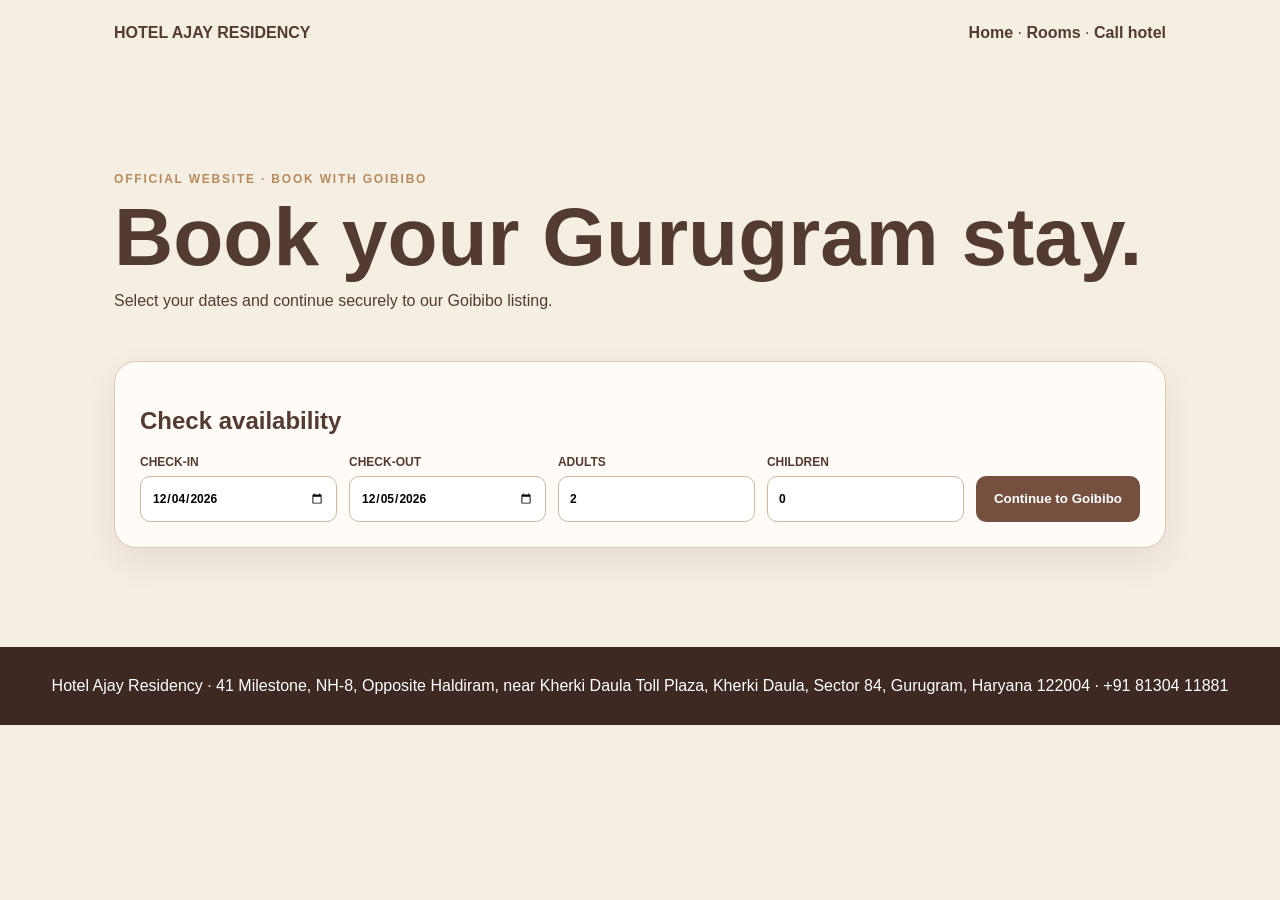
<file: booking.html>
<!doctype html>
<html lang="en">
  <head>
    <meta charset="utf-8" />
    <meta name="viewport" content="width=device-width,initial-scale=1" />
    <meta
      name="description"
      content="Check dates for Hotel Ajay Residency in Sector 84, Gurugram and continue to the official Goibibo listing to book."
    />
    <title>Book Direct | Hotel Ajay Residency, Gurugram</title>
    <link
      rel="canonical"
      href="https://www.hotelajayresidency.in/booking.html"
    />
    <script type="application/ld+json">
      {
        "@context": "https://schema.org",
        "@type": "WebPage",
        "@id": "https://www.hotelajayresidency.in/booking.html#webpage",
        "name": "Book Hotel Ajay Residency",
        "url": "https://www.hotelajayresidency.in/booking.html",
        "about": {
          "@id": "https://www.hotelajayresidency.in/#hotel"
        },
        "potentialAction": {
          "@type": "ReserveAction",
          "target": "https://www.hotelajayresidency.in/booking.html",
          "result": {
            "@type": "LodgingReservation",
            "name": "Hotel Ajay Residency reservation"
          }
        }
      }
    </script>
    <link rel="stylesheet" href="assets/booking.css" />
  </head>
  <body>
    <header class="wrap top">
      <a href="index.html">HOTEL AJAY RESIDENCY</a>
      <nav>
        <a href="index.html">Home</a> · <a href="rooms.html">Rooms</a> ·
        <a href="tel:+918130411881">Call hotel</a>
      </nav>
    </header>
    <main class="wrap">
      <section class="hero">
        <p class="eyebrow">Official website · Book with Goibibo</p>
        <h1>Book your Gurugram stay.</h1>
        <p>Select your dates and continue securely to our Goibibo listing.</p>
      </section>
      <section class="card">
        <h2>Check availability</h2>
        <form id="availability-form" class="search">
          <label>Check-in<input id="checkin" type="date" required /></label
          ><label>Check-out<input id="checkout" type="date" required /></label
          ><label
            >Adults<input
              id="adults"
              type="number"
              min="1"
              max="6"
              value="2"
              required /></label
          ><label
            >Children<input
              id="children"
              type="number"
              min="0"
              max="4"
              value="0"
              required /></label
          ><button>Continue to Goibibo</button>
        </form>
      </section>
    </main>
    <footer>
      Hotel Ajay Residency · 41 Milestone, NH-8, Opposite Haldiram, near
      Kherki Daula Toll Plaza, Kherki Daula, Sector 84, Gurugram, Haryana
      122004 · +91 81304 11881
    </footer>
    <script src="assets/booking.js"></script>
  </body>
</html>
</file>
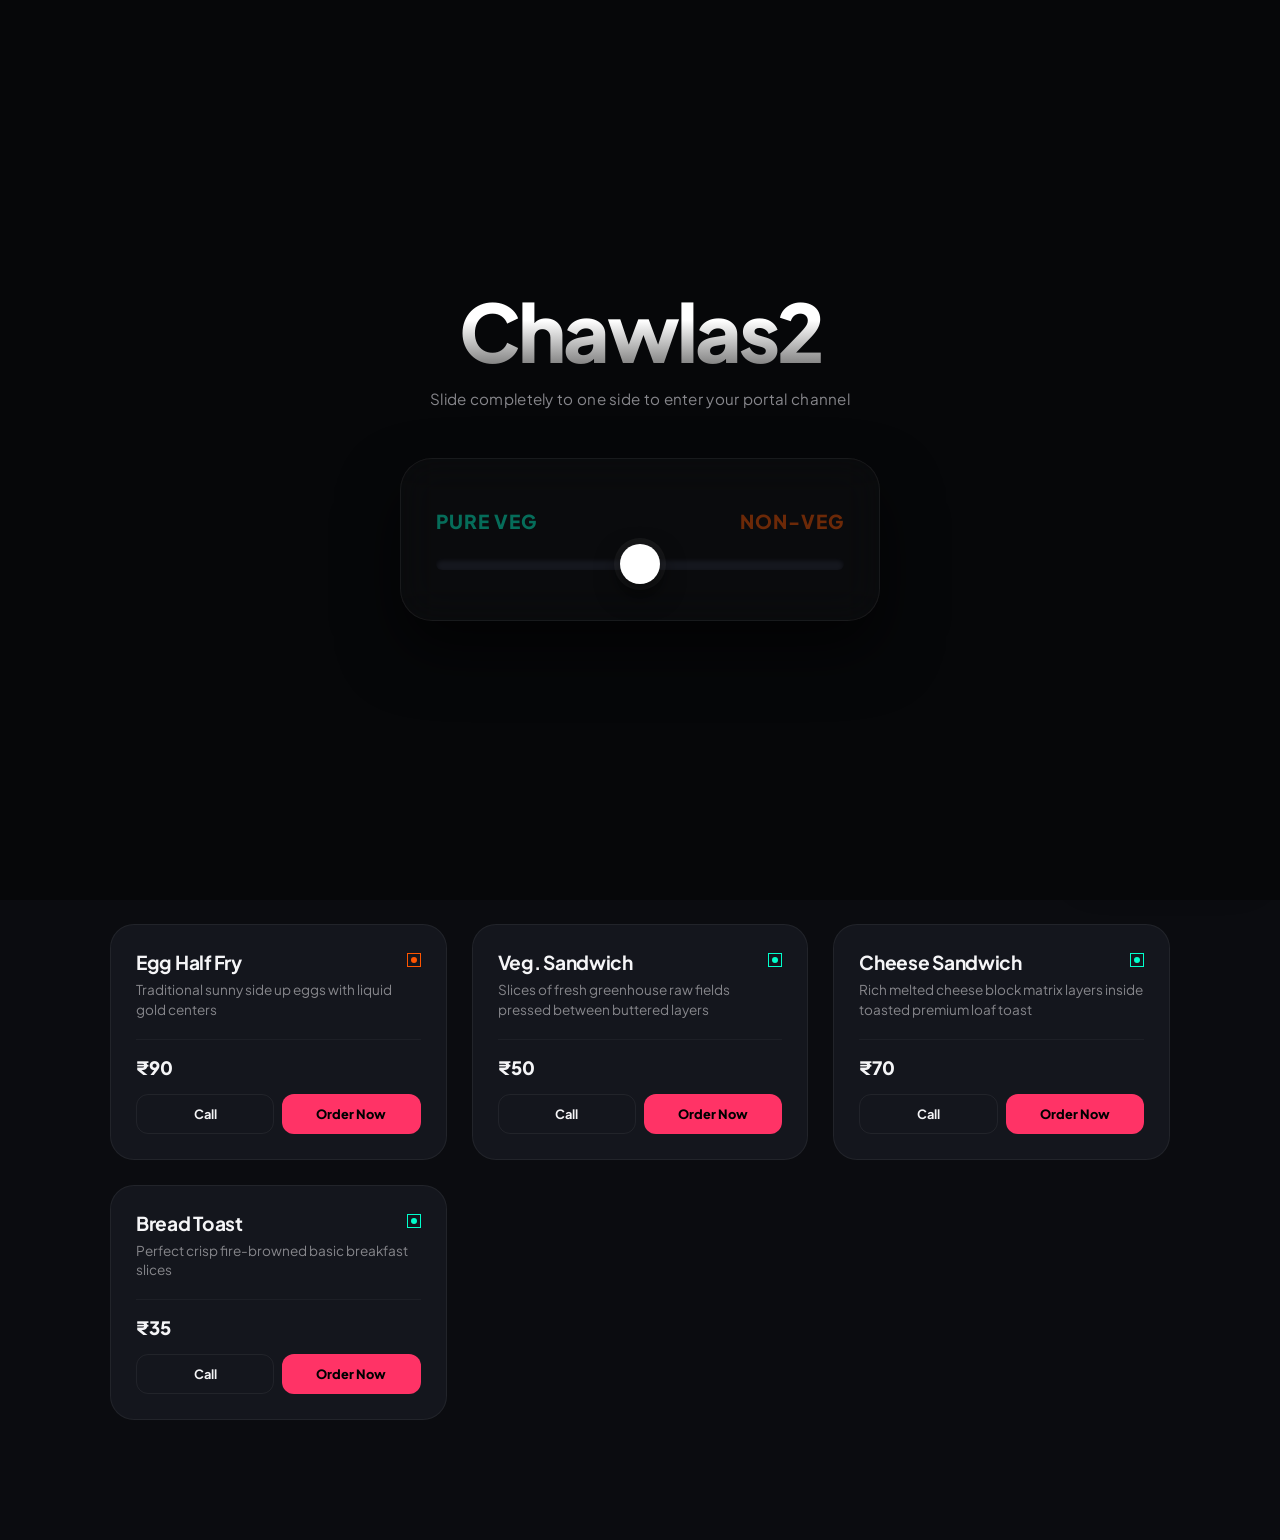
<file: dinein.html>
<!DOCTYPE html>
<html lang="en">
<head>
    <meta charset="UTF-8">
    <meta name="viewport" content="width=device-width, initial-scale=1.0">
    <title>Chawlas2 | Hotel Ajay Residency</title>
    <link href="https://fonts.googleapis.com/css2?family=Plus+Jakarta+Sans:wght@300;400;500;600;700;800&display=swap" rel="stylesheet">
    <style>
        :root {
            --bg-base: #0b0c10;
            --card-base: #14161d;
            --accent-veg: #00ffcc;
            --accent-nonveg: #ff5500;
            --accent-active: #ff3366;
            --glass-border: rgba(255, 255, 255, 0.06);
            --text-main: #f5f5f7;
            --text-muted: #86868b;
            --mesh-glow: rgba(255, 51, 102, 0.05);
        }
        body.theme-veg {
            --bg-base: #020b06;
            --card-base: #08130d;
            --accent-active: var(--accent-veg);
            --mesh-glow: rgba(0, 255, 204, 0.06);
        }
        body.theme-nonveg {
            --bg-base: #0c0502;
            --card-base: #140b08;
            --accent-active: var(--accent-nonveg);
            --mesh-glow: rgba(255, 85, 0, 0.06);
        }
        body.theme-veg .item-nonveg, body.theme-nonveg .item-veg { display: none !important; }
        * { margin: 0; padding: 0; box-sizing: border-box; font-family: 'Plus Jakarta Sans', sans-serif; }
        body {
            background-color: var(--bg-base);
            color: var(--text-main);
            overflow-x: hidden;
            min-height: 100vh;
            transition: background-color 0.8s ease;
        }
        /* --- VECTOR OVERLAY NETWORKING --- */
        .vector-bg-layer {
            position: fixed;
            top: 0; left: 0; width: 100%; height: 100%;
            z-index: -1;
            pointer-events: none;
            overflow: hidden;
        }
        .mesh-glow {
            position: absolute; width: 100%; height: 100%;
            background: radial-gradient(circle at 50% -20%, var(--mesh-glow) 0%, transparent 60%);
            transition: all 0.8s ease;
        }
        .floating-vector {
            position: absolute;
            fill: var(--accent-active);
            opacity: 0.06;
            animation: drift 25s infinite linear;
            transition: fill 0.8s ease;
        }
        @keyframes drift {
            0% { transform: translateY(110vh) rotate(0deg); opacity: 0; }
            15% { opacity: 0.06; }
            85% { opacity: 0.06; }
            100% { transform: translateY(-20vh) rotate(360deg); opacity: 0; }
        }
        /* --- IMMERSIVE INTERACTIVE SLIDER GATEWAY --- */
        #gateway {
            position: fixed;
            top: 0; left: 0; width: 100vw; height: 100vh;
            background: #060709;
            z-index: 10000;
            display: flex;
            flex-direction: column;
            justify-content: center;
            align-items: center;
            transition: transform 0.7s cubic-bezier(0.85, 0, 0.15, 1), background 0.3s ease;
        }
        #gateway.passed { transform: translateY(-100%); }
        .gateway-title {
            font-size: clamp(3rem, 10vw, 5rem);
            font-weight: 800;
            letter-spacing: -3px;
            margin-bottom: 8px;
            background: linear-gradient(180deg, #fff 40%, #555);
            -webkit-background-clip: text;
            -webkit-text-fill-color: transparent;
        }
        
        .gateway-subtitle {
            color: var(--text-muted);
            margin-bottom: 50px;
            font-size: 0.95rem;
            letter-spacing: 0.3px;
        }
        .slider-panel-container {
            width: 90%;
            max-width: 480px;
            background: rgba(255, 255, 255, 0.02);
            border: 1px solid var(--glass-border);
            padding: 50px 35px;
            border-radius: 32px;
            backdrop-filter: blur(20px);
            -webkit-backdrop-filter: blur(20px);
            box-shadow: 0 30px 60px rgba(0,0,0,0.6);
            display: flex;
            flex-direction: column;
            gap: 25px;
        }
        .slider-labels-row {
            width: 100%;
            display: flex;
            justify-content: space-between;
            font-weight: 800;
            font-size: 1.2rem;
            letter-spacing: 1px;
        }
        .label-veg { color: var(--accent-veg); opacity: 0.4; transition: transform 0.4s cubic-bezier(0.25, 1.5, 0.5, 1), opacity 0.3s ease; }
        .label-nonveg { color: var(--accent-nonveg); opacity: 0.4; transition: transform 0.4s cubic-bezier(0.25, 1.5, 0.5, 1), opacity 0.3s ease; }
        .slider-track-wrap { position: relative; width: 100%; display: flex; align-items: center; }
        .vibe-range-input {
            -webkit-appearance: none;
            width: 100%;
            height: 12px;
            border-radius: 10px;
            background: #16181f;
            outline: none;
            cursor: pointer;
            box-shadow: inset 0 2px 5px rgba(0,0,0,0.7);
        }
        .vibe-range-input::-webkit-slider-thumb {
            -webkit-appearance: none;
            appearance: none;
            width: 40px;
            height: 40px;
            border-radius: 50%;
            background: #ffffff;
            box-shadow: 0 10px 25px rgba(0, 0, 0, 0.8), 0 0 0 6px rgba(255,255,255,0.05);
            cursor: grab;
            transition: transform 0.3s cubic-bezier(0.175, 0.885, 0.32, 1.275), background-color 0.3s;
        }
        .vibe-range-input::-webkit-slider-thumb:active { cursor: grabbing; transform: scale(1.18); }
        /* --- CORE VISUAL STOREFRONT HERO --- */
        .showcase-hero {
            width: 100%;
            max-width: 1100px;
            margin: 0 auto;
            padding: 80px 20px 30px;
            text-align: center;
        }
        .hero-badge {
            display: inline-block;
            padding: 6px 16px;
            border-radius: 50px;
            background: rgba(255,255,255,0.02);
            border: 1px solid var(--glass-border);
            color: var(--accent-active);
            font-size: 0.75rem;
            font-weight: 800;
            letter-spacing: 2px;
            margin-bottom: 20px;
            text-transform: uppercase;
            transition: color 0.5s ease;
        }
        .showcase-hero h1 {
            font-size: clamp(2rem, 6vw, 3.5rem);
            font-weight: 800;
            letter-spacing: -1.5px;
            line-height: 1.1;
            margin-bottom: 15px;
            background: linear-gradient(180deg, #ffffff 30%, var(--text-muted));
            -webkit-background-clip: text;
            -webkit-text-fill-color: transparent;
        }
        .showcase-hero p {
            font-size: clamp(0.9rem, 2vw, 1.05rem);
            color: var(--text-muted);
            max-width: 650px;
            margin: 0 auto;
            line-height: 1.6;
        }
        /* --- TABBED SCROLLER NAVIGATION --- */
        .tabs-sticky-wrapper {
            position: sticky;
            top: 0;
            background: var(--bg-base);
            z-index: 900;
            border-bottom: 1px solid var(--glass-border);
            padding: 12px 0;
            transition: background-color 0.5s;
        }
        .tabs-container { max-width: 1100px; margin: 0 auto; padding: 0 20px; overflow-x: auto; scrollbar-width: none; }
        .tabs-container::-webkit-scrollbar { display: none; }
        .tabs { display: flex; gap: 10px; }
        .tab-btn {
            background: rgba(255,255,255,0.02);
            border: 1px solid var(--glass-border);
            color: var(--text-muted);
            padding: 14px 24px;
            border-radius: 14px;
            font-size: 0.9rem;
            font-weight: 700;
            cursor: pointer;
            white-space: nowrap;
            transition: all 0.3s cubic-bezier(0.16, 1, 0.3, 1);
        }
        .tab-btn:hover { color: var(--text-main); border-color: rgba(255,255,255,0.15); }
        .tab-btn.active { background: var(--text-main); color: #000; border-color: transparent; }
        /* --- PRODUCT GRID ARRANGEMENT --- */
        .menu-wrapper { max-width: 1100px; margin: 40px auto 120px; padding: 0 20px; }
        
        .menu-grid {
            display: none;
            grid-template-columns: repeat(auto-fill, minmax(310px, 1fr));
            gap: 25px;
        }
        .menu-grid.active-grid { display: grid; animation: feedReveal 0.6s cubic-bezier(0.16, 1, 0.3, 1) forwards; }
        @keyframes feedReveal { from { opacity: 0; transform: translateY(20px); } to { opacity: 1; transform: translateY(0); } }
        .food-card {
            background: var(--card-base);
            border: 1px solid var(--glass-border);
            border-radius: 24px;
            padding: 25px;
            display: flex;
            flex-direction: column;
            justify-content: space-between;
            transition: border-color 0.3s, background-color 0.5s;
        }
        .food-card:hover { border-color: var(--accent-active); }
        .card-title-line { display: flex; justify-content: space-between; align-items: flex-start; margin-bottom: 6px; }
        .food-card h3 { font-size: 1.2rem; font-weight: 700; letter-spacing: -0.3px; }
        
        .indicator-dot { width: 14px; height: 14px; border: 1px solid transparent; display: flex; align-items: center; justify-content: center; flex-shrink: 0; margin-top: 3px; }
        .indicator-dot.veg { border-color: var(--accent-veg); }
        .indicator-dot.veg::after { content: ''; width: 6px; height: 6px; background: var(--accent-veg); border-radius: 50%; }
        .indicator-dot.nonveg { border-color: var(--accent-nonveg); }
        .indicator-dot.nonveg::after { content: ''; width: 6px; height: 6px; background: var(--accent-nonveg); border-radius: 50%; }
        .food-card p { color: var(--text-muted); font-size: 0.85rem; line-height: 1.4; margin-bottom: 20px; }
        .card-footer {
            display: flex;
            justify-content: space-between;
            align-items: center;
            border-top: 1px solid rgba(255,255,255,0.04);
            padding-top: 16px;
        }
        .price-text { font-weight: 800; color: var(--text-main); font-size: 1.15rem; }
        .multi-prices { display: flex; gap: 6px; }
        .size-pill {
            background: rgba(255,255,255,0.03); border: 1px solid var(--glass-border);
            padding: 4px 8px; border-radius: 8px; font-size: 0.75rem; font-weight: 600;
        }
        .size-pill span { color: var(--text-muted); font-size: 0.65rem; margin-right: 3px; }
        .action-tray { display: flex; gap: 8px; margin-top: 15px; }
        .action-button {
            flex: 1; padding: 11px; border-radius: 12px; font-size: 0.8rem;
            font-weight: 700; text-align: center; text-decoration: none; cursor: pointer;
            transition: 0.2s; border: 1px solid transparent;
        }
        .btn-call { background: transparent; border-color: var(--glass-border); color: var(--text-main); }
        .btn-call:hover { background: rgba(255,255,255,0.04); }
        .btn-order { background: var(--accent-active); color: #000; font-weight: 800; transition: background 0.5s, color 0.5s; }
        .btn-order:hover { opacity: 0.9; }
        /* --- STICKY CONSOLE RESET CONSOLE --- */
        .vibe-reset-pill {
            position: fixed; bottom: 30px; right: 30px; z-index: 999;
            background: #ffffff; color: #000000; padding: 12px 24px;
            border-radius: 50px; cursor: pointer; font-weight: 800; font-size: 0.85rem;
            box-shadow: 0 10px 30px rgba(0,0,0,0.5); border: none;
            transition: transform 0.2s cubic-bezier(0.175, 0.885, 0.32, 1.275);
        }
        .vibe-reset-pill:hover { transform: scale(1.05); }
        @media (max-width: 600px) {
            .slider-panel-container { padding: 40px 20px; }
            .vibe-reset-pill { bottom: 20px; right: 20px; padding: 10px 18px; font-size: 0.75rem; }
        }
    </style>
</head>
<body>
    <div class="vector-bg-layer" id="bg-canvas">
        <div class="mesh-glow"></div>
    </div>
    <div id="gateway">
        <div class="gateway-title">Chawlas2</div>
        <div class="gateway-subtitle">Slide completely to one side to enter your portal channel</div>
        
        <div class="slider-panel-container">
            <div class="slider-labels-row">
                <span class="label-veg" id="text-veg">PURE VEG</span>
                <span class="label-nonveg" id="text-nonveg">NON-VEG</span>
            </div>
            <div class="slider-track-wrap">
                <input type="range" min="0" max="100" value="50" class="vibe-range-input" id="vibeSlider" oninput="handleSliderMovement(this.value)">
            </div>
        </div>
    </div>
    <button class="vibe-reset-pill" onclick="resetVibe()">✦ Switch Channel</button>
    <section class="showcase-hero">
        <div class="hero-badge">Since 1960</div>
        <h1 id="dynamic-title">Curated Menu Experience</h1>
        <p>It's time to tantalize your taste buds with authentic Punjabi food at Hotel Ajay Residency. Located at 41 Milestone near Toll Plaza, Kherki Daula, Gurgaon.</p>
    </section>
    <div class="tabs-sticky-wrapper">
        <div class="tabs-container">
            <div class="tabs">
                <button class="tab-btn active" onclick="switchTab(event, 'breakfast')">Breakfast</button>
                <button class="tab-btn" onclick="switchTab(event, 'soups')">Soups</button>
                <button class="tab-btn" onclick="switchTab(event, 'salads')">Salads</button>
                <button class="tab-btn nav-veg" onclick="switchTab(event, 'starters-veg')">Veg Starters</button>
                <button class="tab-btn nav-nonveg" onclick="switchTab(event, 'starters-nonveg')">Non-Veg Starters</button>
                <button class="tab-btn nav-veg" onclick="switchTab(event, 'mains-veg')">Veg Main Course</button>
                <button class="tab-btn nav-nonveg" onclick="switchTab(event, 'mains-nonveg')">Non-Veg Main Course</button>
                <button class="tab-btn" onclick="switchTab(event, 'rice')">Rice & Biryani</button>
                <button class="tab-btn" onclick="switchTab(event, 'breads')">Breads</button>
                <button class="tab-btn" onclick="switchTab(event, 'beverages')">Beverages & Raita</button>
            </div>
        </div>
    </div>
    <main class="menu-wrapper">
        <div id="breakfast" class="menu-grid active-grid">
            <div class="food-card item-veg">
                <div><div class="card-title-line"><h3>Mix Parantha</h3><div class="indicator-dot veg"></div></div><p>Layered golden pan-griddled parantha</p></div>
                <div><div class="card-footer"><div class="multi-prices"><div class="size-pill"><span>H</span>₹50</div><div class="size-pill"><span>F</span>₹100</div></div></div><div class="action-tray"><a href="tel:8130411881" class="action-button btn-call">Call</a><a href="https://www.zomato.com/ncr/chawla-chicken-sector-83" target="_blank" class="action-button btn-order">Order Now</a></div></div>
            </div>
            <div class="food-card item-veg">
                <div><div class="card-title-line"><h3>Aloo Parantha</h3><div class="indicator-dot veg"></div></div><p>Classic flatbread stuffed with master-seasoned potato mash</p></div>
                <div><div class="card-footer"><div class="multi-prices"><div class="size-pill"><span>H</span>₹50</div><div class="size-pill"><span>F</span>₹100</div></div></div><div class="action-tray"><a href="tel:8130411881" class="action-button btn-call">Call</a><a href="https://www.zomato.com/ncr/chawla-chicken-sector-83" target="_blank" class="action-button btn-order">Order Now</a></div></div>
            </div>
            <div class="food-card item-veg">
                <div><div class="card-title-line"><h3>Puri Bhaji</h3><div class="indicator-dot veg"></div></div><p>Deep-fried puffed bread accompanied by robustly spiced potato stew</p></div>
                <div><div class="card-footer"><span class="price-text">₹100</span></div><div class="action-tray"><a href="tel:8130411881" class="action-button btn-call">Call</a><a href="https://www.zomato.com/ncr/chawla-chicken-sector-83" target="_blank" class="action-button btn-order">Order Now</a></div></div>
            </div>
            <div class="food-card item-nonveg">
                <div><div class="card-title-line"><h3>Masala Omelette</h3><div class="indicator-dot nonveg"></div></div><p>Whisked farm eggs pan-fried with onions and green chilies</p></div>
                <div><div class="card-footer"><span class="price-text">₹100</span></div><div class="action-tray"><a href="tel:8130411881" class="action-button btn-call">Call</a><a href="https://www.zomato.com/ncr/chawla-chicken-sector-83" target="_blank" class="action-button btn-order">Order Now</a></div></div>
            </div>
            <div class="food-card item-nonveg">
                <div><div class="card-title-line"><h3>Bread Omelette</h3><div class="indicator-dot nonveg"></div></div><p>Quick farm egg wrap across pillowy toast layers</p></div>
                <div><div class="card-footer"><span class="price-text">₹120</span></div><div class="action-tray"><a href="tel:8130411881" class="action-button btn-call">Call</a><a href="https://www.zomato.com/ncr/chawla-chicken-sector-83" target="_blank" class="action-button btn-order">Order Now</a></div></div>
            </div>
            <div class="food-card item-nonveg">
                <div><div class="card-title-line"><h3>Egg Full Fry</h3><div class="indicator-dot nonveg"></div></div><p>Dual eggs fully fried firm with broken yolks</p></div>
                <div><div class="card-footer"><span class="price-text">₹90</span></div><div class="action-tray"><a href="tel:8130411881" class="action-button btn-call">Call</a><a href="https://www.zomato.com/ncr/chawla-chicken-sector-83" target="_blank" class="action-button btn-order">Order Now</a></div></div>
            </div>
            <div class="food-card item-nonveg">
                <div><div class="card-title-line"><h3>Egg Half Fry</h3><div class="indicator-dot nonveg"></div></div><p>Traditional sunny side up eggs with liquid gold centers</p></div>
                <div><div class="card-footer"><span class="price-text">₹90</span></div><div class="action-tray"><a href="tel:8130411881" class="action-button btn-call">Call</a><a href="https://www.zomato.com/ncr/chawla-chicken-sector-83" target="_blank" class="action-button btn-order">Order Now</a></div></div>
            </div>
            <div class="food-card item-veg">
                <div><div class="card-title-line"><h3>Veg. Sandwich</h3><div class="indicator-dot veg"></div></div><p>Slices of fresh greenhouse raw fields pressed between buttered layers</p></div>
                <div><div class="card-footer"><span class="price-text">₹50</span></div><div class="action-tray"><a href="tel:8130411881" class="action-button btn-call">Call</a><a href="https://www.zomato.com/ncr/chawla-chicken-sector-83" target="_blank" class="action-button btn-order">Order Now</a></div></div>
            </div>
            <div class="food-card item-veg">
                <div><div class="card-title-line"><h3>Cheese Sandwich</h3><div class="indicator-dot veg"></div></div><p>Rich melted cheese block matrix layers inside toasted premium loaf toast</p></div>
                <div><div class="card-footer"><span class="price-text">₹70</span></div><div class="action-tray"><a href="tel:8130411881" class="action-button btn-call">Call</a><a href="https://www.zomato.com/ncr/chawla-chicken-sector-83" target="_blank" class="action-button btn-order">Order Now</a></div></div>
            </div>
            <div class="food-card item-veg">
                <div><div class="card-title-line"><h3>Bread Toast</h3><div class="indicator-dot veg"></div></div><p>Perfect crisp fire-browned basic breakfast slices</p></div>
                <div><div class="card-footer"><span class="price-text">₹35</span></div><div class="action-tray"><a href="tel:8130411881" class="action-button btn-call">Call</a><a href="https://www.zomato.com/ncr/chawla-chicken-sector-83" target="_blank" class="action-button btn-order">Order Now</a></div></div>
            </div>
        </div>
        <div id="soups" class="menu-grid">
            <div class="food-card item-veg">
                <div><div class="card-title-line"><h3>Tomato Soup</h3><div class="indicator-dot veg"></div></div><p>Classic comforting red soup blend</p></div>
                <div><div class="card-footer"><span class="price-text">₹100</span></div><div class="action-tray"><a href="tel:8130411881" class="action-button btn-call">Call</a><a href="https://www.zomato.com/ncr/chawla-chicken-sector-83" target="_blank" class="action-button btn-order">Order Now</a></div></div>
            </div>
            <div class="food-card">
                <div><div class="card-title-line"><h3>Hot N Sour Soup</h3><div class="indicator-dot veg"></div></div><p>Fiery and dynamic tangy liquid fusion base</p></div>
                <div><div class="card-footer"><span class="price-text">₹120</span></div><div class="action-tray"><a href="tel:8130411881" class="action-button btn-call">Call</a><a href="https://www.zomato.com/ncr/chawla-chicken-sector-83" target="_blank" class="action-button btn-order">Order Now</a></div></div>
            </div>
            <div class="food-card">
                <div><div class="card-title-line"><h3>Manchow Soup</h3><div class="indicator-dot veg"></div></div><p>Savory dark garlic soup served with crispy noodle crowns</p></div>
                <div><div class="card-footer"><span class="price-text">₹130</span></div><div class="action-tray"><a href="tel:8130411881" class="action-button btn-call">Call</a><a href="https://www.zomato.com/ncr/chawla-chicken-sector-83" target="_blank" class="action-button btn-order">Order Now</a></div></div>
            </div>
        </div>
        <div id="salads" class="menu-grid">
            <div class="food-card item-veg">
                <div><div class="card-title-line"><h3>Green Salad</h3><div class="indicator-dot veg"></div></div><p>Fresh hand-sliced collection of standard garden harvest vegetables</p></div>
                <div><div class="card-footer"><span class="price-text">₹70</span></div><div class="action-tray"><a href="tel:8130411881" class="action-button btn-call">Call</a><a href="https://www.zomato.com/ncr/chawla-chicken-sector-83" target="_blank" class="action-button btn-order">Order Now</a></div></div>
            </div>
            <div class="food-card item-veg">
                <div><div class="card-title-line"><h3>Onion Salad</h3><div class="indicator-dot veg"></div></div><p>Crisp red onion ring arrangements served chilled</p></div>
                <div><div class="card-footer"><span class="price-text">₹50</span></div><div class="action-tray"><a href="tel:8130411881" class="action-button btn-call">Call</a><a href="https://www.zomato.com/ncr/chawla-chicken-sector-83" target="_blank" class="action-button btn-order">Order Now</a></div></div>
            </div>
            <div class="food-card item-veg">
                <div><div class="card-title-line"><h3>Cucumber Salad</h3><div class="indicator-dot veg"></div></div><p>Cooling premium cucumber slices tossed with salt dustings</p></div>
                <div><div class="card-footer"><span class="price-text">₹60</span></div><div class="action-tray"><a href="tel:8130411881" class="action-button btn-call">Call</a><a href="https://www.zomato.com/ncr/chawla-chicken-sector-83" target="_blank" class="action-button btn-order">Order Now</a></div></div>
            </div>
        </div>
        <div id="starters-veg" class="menu-grid">
            <div class="food-card">
                <div><div class="card-title-line"><h3>Fifty-Fifty (50-50)</h3><div class="indicator-dot veg"></div></div><p>The premium mixed platter holding both Paneer Tikka & Mushroom Tikka</p></div>
                <div><div class="card-footer"><span class="price-text">₹260</span></div><div class="action-tray"><a href="tel:8130411881" class="action-button btn-call">Call</a><a href="https://www.zomato.com/ncr/chawla-chicken-sector-83" target="_blank" class="action-button btn-order">Order Now</a></div></div>
            </div>
            <div class="food-card">
                <div><div class="card-title-line"><h3>Paneer Tikka</h3><div class="indicator-dot veg"></div></div><p>Glistening blocks of clay oven dry charred cottage cheese</p></div>
                <div><div class="card-footer"><span class="price-text">₹250</span></div><div class="action-tray"><a href="tel:8130411881" class="action-button btn-call">Call</a><a href="https://www.zomato.com/ncr/chawla-chicken-sector-83" target="_blank" class="action-button btn-order">Order Now</a></div></div>
            </div>
            <div class="food-card">
                <div><div class="card-title-line"><h3>Achari Paneer Tikka</h3><div class="indicator-dot veg"></div></div><p>Cottage cheese segments brushed with pungent pickling spices</p></div>
                <div><div class="card-footer"><span class="price-text">₹250</span></div><div class="action-tray"><a href="tel:8130411881" class="action-button btn-call">Call</a><a href="https://www.zomato.com/ncr/chawla-chicken-sector-83" target="_blank" class="action-button btn-order">Order Now</a></div></div>
            </div>
            <div class="food-card">
                <div><div class="card-title-line"><h3>Paneer Malai Tikka</h3><div class="indicator-dot veg"></div></div><p>Cashew cream marinade layered cottage cheese rounds</p></div>
                <div><div class="card-footer"><span class="price-text">₹250</span></div><div class="action-tray"><a href="tel:8130411881" class="action-button btn-call">Call</a><a href="https://www.zomato.com/ncr/chawla-chicken-sector-83" target="_blank" class="action-button btn-order">Order Now</a></div></div>
            </div>
            <div class="food-card">
                <div><div class="card-title-line"><h3>Tandoori Bharva Aloo</h3><div class="indicator-dot veg"></div></div><p>Hollowed potatoes stuffed with nuts and baked over clay walls</p></div>
                <div><div class="card-footer"><span class="price-text">₹200</span></div><div class="action-tray"><a href="tel:8130411881" class="action-button btn-call">Call</a><a href="https://www.zomato.com/ncr/chawla-chicken-sector-83" target="_blank" class="action-button btn-order">Order Now</a></div></div>
            </div>
            <div class="food-card">
                <div><div class="card-title-line"><h3>Mushroom Tikka</h3><div class="indicator-dot veg"></div></div><p>Plump whole mushrooms skewered to precision</p></div>
                <div><div class="card-footer"><span class="price-text">₹200</span></div><div class="action-tray"><a href="tel:8130411881" class="action-button btn-call">Call</a><a href="https://www.zomato.com/ncr/chawla-chicken-sector-83" target="_blank" class="action-button btn-order">Order Now</a></div></div>
            </div>
            <div class="food-card">
                <div><div class="card-title-line"><h3>Veg. Seekh Kabab</h3><div class="indicator-dot veg"></div></div><p>Minced garden arrays pressed onto fire spears</p></div>
                <div><div class="card-footer"><span class="price-text">₹200</span></div><div class="action-tray"><a href="tel:8130411881" class="action-button btn-call">Call</a><a href="https://www.zomato.com/ncr/chawla-chicken-sector-83" target="_blank" class="action-button btn-order">Order Now</a></div></div>
            </div>
            <div class="food-card">
                <div><div class="card-title-line"><h3>Achari Mushroom Tikka</h3><div class="indicator-dot veg"></div></div><p>Tangy pickling oil brushed across earthy whole mushroom sets</p></div>
                <div><div class="card-footer"><span class="price-text">₹220</span></div><div class="action-tray"><a href="tel:8130411881" class="action-button btn-call">Call</a><a href="https://www.zomato.com/ncr/chawla-chicken-sector-83" target="_blank" class="action-button btn-order">Order Now</a></div></div>
            </div>
            <div class="food-card">
                <div><div class="card-title-line"><h3>Chilly Paneer</h3><div class="indicator-dot veg"></div></div><p>Indo-Chinese hit featuring tossed cottage cheese spikes</p></div>
                <div><div class="card-footer"><span class="price-text">₹240</span></div><div class="action-tray"><a href="tel:8130411881" class="action-button btn-call">Call</a><a href="https://www.zomato.com/ncr/chawla-chicken-sector-83" target="_blank" class="action-button btn-order">Order Now</a></div></div>
            </div>
            <div class="food-card">
                <div><div class="card-title-line"><h3>Spring Roll</h3><div class="indicator-dot veg"></div></div><p>Crisp sheets rolled around stir fried veggie strips</p></div>
                <div><div class="card-footer"><span class="price-text">₹180</span></div><div class="action-tray"><a href="tel:8130411881" class="action-button btn-call">Call</a><a href="https://www.zomato.com/ncr/chawla-chicken-sector-83" target="_blank" class="action-button btn-order">Order Now</a></div></div>
            </div>
            <div class="food-card">
                <div><div class="card-title-line"><h3>Chilly Potato</h3><div class="indicator-dot veg"></div></div><p>Wok fried golden potato batons glazed in pepper glaze</p></div>
                <div><div class="card-footer"><span class="price-text">₹170</span></div><div class="action-tray"><a href="tel:8130411881" class="action-button btn-call">Call</a><a href="https://www.zomato.com/ncr/chawla-chicken-sector-83" target="_blank" class="action-button btn-order">Order Now</a></div></div>
            </div>
            <div class="food-card">
                <div><div class="card-title-line"><h3>Honey Chilly Potato</h3><div class="indicator-dot veg"></div></div><p>Crispy fried sweet and sticky potato fingers</p></div>
                <div><div class="card-footer"><span class="price-text">₹200</span></div><div class="action-tray"><a href="tel:8130411881" class="action-button btn-call">Call</a><a href="https://www.zomato.com/ncr/chawla-chicken-sector-83" target="_blank" class="action-button btn-order">Order Now</a></div></div>
            </div>
            <div class="food-card">
                <div><div class="card-title-line"><h3>Veg. Manchurian</h3><div class="indicator-dot veg"></div></div><p>Fried vegetable balls in dynamic Chinese stock reduction</p></div>
                <div><div class="card-footer"><div class="multi-prices"><div class="size-pill"><span>Dry</span>₹120</div><div class="size-pill"><span>Gravy</span>₹200</div></div></div><div class="action-tray"><a href="tel:8130411881" class="action-button btn-call">Call</a><a href="https://www.zomato.com/ncr/chawla-chicken-sector-83" target="_blank" class="action-button btn-order">Order Now</a></div></div>
            </div>
            <div class="food-card">
                <div><div class="card-title-line"><h3>Chilly Mushroom</h3><div class="indicator-dot veg"></div></div><p>Earthy whole buttons thrown inside high heat sweet-spicy glazes</p></div>
                <div><div class="card-footer"><span class="price-text">init ₹200</span></div><div class="action-tray"><a href="tel:8130411881" class="action-button btn-call">Call</a><a href="https://www.zomato.com/ncr/chawla-chicken-sector-83" target="_blank" class="action-button btn-order">Order Now</a></div></div>
            </div>
            <div class="food-card">
                <div><div class="card-title-line"><h3>French Fries</h3><div class="indicator-dot veg"></div></div><p>Classic salted crisp potato fingers</p></div>
                <div><div class="card-footer"><span class="price-text">₹180</span></div><div class="action-tray"><a href="tel:8130411881" class="action-button btn-call">Call</a><a href="https://www.zomato.com/ncr/chawla-chicken-sector-83" target="_blank" class="action-button btn-order">Order Now</a></div></div>
            </div>
            <div class="food-card">
                <div><div class="card-title-line"><h3>Roasted Papad</h3><div class="indicator-dot veg"></div></div><p>Crisp clay-fired flat lentil disks</p></div>
                <div><div class="card-footer"><span class="price-text">₹40</span></div><div class="action-tray"><a href="tel:8130411881" class="action-button btn-call">Call</a><a href="https://www.zomato.com/ncr/chawla-chicken-sector-83" target="_blank" class="action-button btn-order">Order Now</a></div></div>
            </div>
            <div class="food-card">
                <div><div class="card-title-line"><h3>Masala Papad</h3><div class="indicator-dot veg"></div></div><p>Lentil crisp covered with finely minced onion-tomato configurations</p></div>
                <div><div class="card-footer"><span class="price-text">₹50</span></div><div class="action-tray"><a href="tel:8130411881" class="action-button btn-call">Call</a><a href="https://www.zomato.com/ncr/chawla-chicken-sector-83" target="_blank" class="action-button btn-order">Order Now</a></div></div>
            </div>
            <div class="food-card">
                <div><div class="card-title-line"><h3>Fry Papad</h3><div class="indicator-dot veg"></div></div><p>Oil fried airy crunchy baseline poppadoms</p></div>
                <div><div class="card-footer"><span class="price-text">₹50</span></div><div class="action-tray"><a href="tel:8130411881" class="action-button btn-call">Call</a><a href="https://www.zomato.com/ncr/chawla-chicken-sector-83" target="_blank" class="action-button btn-order">Order Now</a></div></div>
            </div>
            <div class="food-card">
                <div><div class="card-title-line"><h3>Chilly Gobhi</h3><div class="indicator-dot veg"></div></div><p>Seasonal cauliflower florets thrown inside hot ginger-chili paste loops</p></div>
                <div><div class="card-footer"><span class="price-text">₹150</span></div><div class="action-tray"><a href="tel:8130411881" class="action-button btn-call">Call</a><a href="https://www.zomato.com/ncr/chawla-chicken-sector-83" target="_blank" class="action-button btn-order">Order Now</a></div></div>
            </div>
            <div class="food-card">
                <div><div class="card-title-line"><h3>Mix Pakoda</h3><div class="indicator-dot veg"></div></div><p>Assorted winter harvest vegetables encased in deep-fried gram flour jackets</p></div>
                <div><div class="card-footer"><span class="price-text">₹150</span></div><div class="action-tray"><a href="tel:8130411881" class="action-button btn-call">Call</a><a href="https://www.zomato.com/ncr/chawla-chicken-sector-83" target="_blank" class="action-button btn-order">Order Now</a></div></div>
            </div>
            <div class="food-card">
                <div><div class="card-title-line"><h3>Paneer Pakoda</h3><div class="indicator-dot veg"></div></div><p>Plump cottage cheese strips coated in savory batter loops and fried golden</p></div>
                <div><div class="card-footer"><span class="price-text">₹200</span></div><div class="action-tray"><a href="tel:8130411881" class="action-button btn-call">Call</a><a href="https://www.zomato.com/ncr/chawla-chicken-sector-83" target="_blank" class="action-button btn-order">Order Now</a></div></div>
            </div>
            <div class="food-card">
                <div><div class="card-title-line"><h3>Peanut Masala</h3><div class="indicator-dot veg"></div></div><p>Crunchy double-roasted nuts tossed with raw lime juice profiles</p></div>
                <div><div class="card-footer"><span class="price-text">₹100</span></div><div class="action-tray"><a href="tel:8130411881" class="action-button btn-call">Call</a><a href="https://www.zomato.com/ncr/chawla-chicken-sector-83" target="_blank" class="action-button btn-order">Order Now</a></div></div>
            </div>
        </div>
        <div id="starters-nonveg" class="menu-grid">
            <div class="food-card">
                <div><div class="card-title-line"><h3>Tandoori Chicken</h3><div class="indicator-dot nonveg"></div></div><p>Iconic bone-in cuts deeply embedded inside a heavy yogurt spice wash</p></div>
                <div><div class="card-footer"><div class="multi-prices"><div class="size-pill"><span>Half</span>₹250</div><div class="size-pill"><span>Full</span>₹450</div></div></div><div class="action-tray"><a href="tel:8130411881" class="action-button btn-call">Call</a><a href="https://www.zomato.com/ncr/chawla-chicken-sector-83" target="_blank" class="action-button btn-order">Order Now</a></div></div>
            </div>
            <div class="food-card">
                <div><div class="card-title-line"><h3>Tandoori Chicken Red Spicy</h3><div class="indicator-dot nonveg"></div></div><p>Crimson heavy red pepper heat coated traditional skewered bone-in layers</p></div>
                <div><div class="card-footer"><div class="multi-prices"><div class="size-pill"><span>Half</span>₹250</div><div class="size-pill"><span>Full</span>₹450</div></div></div><div class="action-tray"><a href="tel:8130411881" class="action-button btn-call">Call</a><a href="https://www.zomato.com/ncr/chawla-chicken-sector-83" target="_blank" class="action-button btn-order">Order Now</a></div></div>
            </div>
            <div class="food-card">
                <div><div class="card-title-line"><h3>Zeera Lemon Chicken</h3><div class="indicator-dot nonveg"></div></div><p>Zesty and intense lemon profile combined with fine-roasted whole cumin</p></div>
                <div><div class="card-footer"><div class="multi-prices"><div class="size-pill"><span>Half</span>₹250</div><div class="size-pill"><span>Full</span>₹450</div></div></div><div class="action-tray"><a href="tel:8130411881" class="action-button btn-call">Call</a><a href="https://www.zomato.com/ncr/chawla-chicken-sector-83" target="_blank" class="action-button btn-order">Order Now</a></div></div>
            </div>
            <div class="food-card">
                <div><div class="card-title-line"><h3>Special Afghani Chicken</h3><div class="indicator-dot nonveg"></div></div><p>Cashew nut rich milk extract marinade grilled seamlessly onto open clay pits</p></div>
                <div><div class="card-footer"><div class="multi-prices"><div class="size-pill"><span>Half</span>₹300</div><div class="size-pill"><span>Full</span>₹480</div></div></div><div class="action-tray"><a href="tel:8130411881" class="action-button btn-call">Call</a><a href="https://www.zomato.com/ncr/chawla-chicken-sector-83" target="_blank" class="action-button btn-order">Order Now</a></div></div>
            </div>
            <div class="food-card">
                <div><div class="card-title-line"><h3>Tangri Chicken</h3><div class="indicator-dot nonveg"></div></div><p>Marinated entire whole chicken leg drums roasted over open charcoal fire</p></div>
                <div><div class="card-footer"><span class="price-text">₹200</span></div><div class="action-tray"><a href="tel:8130411881" class="action-button btn-call">Call</a><a href="https://www.zomato.com/ncr/chawla-chicken-sector-83" target="_blank" class="action-button btn-order">Order Now</a></div></div>
            </div>
            <div class="food-card">
                <div><div class="card-title-line"><h3>Chicken Tikka</h3><div class="indicator-dot nonveg"></div></div><p>Boneless tender breast chunks skewered to scorched precision</p></div>
                <div><div class="card-footer"><span class="price-text">₹300</span></div><div class="action-tray"><a href="tel:8130411881" class="action-button btn-call">Call</a><a href="https://www.zomato.com/ncr/chawla-chicken-sector-83" target="_blank" class="action-button btn-order">Order Now</a></div></div>
            </div>
            <div class="food-card">
                <div><div class="card-title-line"><h3>Chicken Malai Tikka</h3><div class="indicator-dot nonveg"></div></div><p>Mouth-melting cheese cream blanket over tender grilled boneless cubes</p></div>
                <div><div class="card-footer"><span class="price-text">₹320</span></div><div class="action-tray"><a href="tel:8130411881" class="action-button btn-call">Call</a><a href="https://www.zomato.com/ncr/chawla-chicken-sector-83" target="_blank" class="action-button btn-order">Order Now</a></div></div>
            </div>
            <div class="food-card">
                <div><div class="card-title-line"><h3>Chicken Seekh Kabab</h3><div class="indicator-dot nonveg"></div></div><p>Spiced ground chicken meat lengths baked on steel skewers inside hot pit</p></div>
                <div><div class="card-footer"><span class="price-text">₹340</span></div><div class="action-tray"><a href="tel:8130411881" class="action-button btn-call">Call</a><a href="https://www.zomato.com/ncr/chawla-chicken-sector-83" target="_blank" class="action-button btn-order">Order Now</a></div></div>
            </div>
            <div class="food-card">
                <div><div class="card-title-line"><h3>Chicken Garlic Tikka</h3><div class="indicator-dot nonveg"></div></div><p>Aromatic roasted garlic shards combined intensely inside boneless chicken marinade</p></div>
                <div><div class="card-footer"><span class="price-text">₹340</span></div><div class="action-tray"><a href="tel:8130411881" class="action-button btn-call">Call</a><a href="https://www.zomato.com/ncr/chawla-chicken-sector-83" target="_blank" class="action-button btn-order">Order Now</a></div></div>
            </div>
            <div class="food-card">
                <div><div class="card-title-line"><h3>Chicken Reshmi Kabab</h3><div class="indicator-dot nonveg"></div></div><p>Soft fine-minced chicken skewers glazed with delicate egg whites layers</p></div>
                <div><div class="card-footer"><span class="price-text">₹320</span></div><div class="action-tray"><a href="tel:8130411881" class="action-button btn-call">Call</a><a href="https://www.zomato.com/ncr/chawla-chicken-sector-83" target="_blank" class="action-button btn-order">Order Now</a></div></div>
            </div>
            <div class="food-card">
                <div><div class="card-title-line"><h3>Fish Tikka</h3><div class="indicator-dot nonveg"></div></div><p>Premium river fish pieces layered with carom seeds and flame-charred</p></div>
                <div><div class="card-footer"><span class="price-text">₹400</span></div><div class="action-tray"><a href="tel:8130411881" class="action-button btn-call">Call</a><a href="https://www.zomato.com/ncr/chawla-chicken-sector-83" target="_blank" class="action-button btn-order">Order Now</a></div></div>
            </div>
            <div class="food-card">
                <div><div class="card-title-line"><h3>Chilly Chicken</h3><div class="indicator-dot nonveg"></div></div><p>Indo-Chinese core hit combining crispy tossed chicken strips in soy glaze</p></div>
                <div><div class="card-footer"><span class="price-text">₹350</span></div><div class="action-tray"><a href="tel:8130411881" class="action-button btn-call">Call</a><a href="https://www.zomato.com/ncr/chawla-chicken-sector-83" target="_blank" class="action-button btn-order">Order Now</a></div></div>
            </div>
            <div class="food-card">
                <div><div class="card-title-line"><h3>Chilly Fish</h3><div class="indicator-dot nonveg"></div></div><p>Crisp golden fish portions thrown inside pungent capsicum chili broth</p></div>
                <div><div class="card-footer"><span class="price-text">₹400</span></div><div class="action-tray"><a href="tel:8130411881" class="action-button btn-call">Call</a><a href="https://www.zomato.com/ncr/chawla-chicken-sector-83" target="_blank" class="action-button btn-order">Order Now</a></div></div>
            </div>
            <div class="food-card">
                <div><div class="card-title-line"><h3>Chicken Lollypop Fry</h3><div class="indicator-dot nonveg"></div></div><p>Crispy clean hand-held chicken winglets fried down with spiced starch armor</p></div>
                <div><div class="card-footer"><span class="price-text">₹200</span></div><div class="action-tray"><a href="tel:8130411881" class="action-button btn-call">Call</a><a href="https://www.zomato.com/ncr/chawla-chicken-sector-83" target="_blank" class="action-button btn-order">Order Now</a></div></div>
            </div>
            <div class="food-card">
                <div><div class="card-title-line"><h3>Fish Pakoda</h3><div class="indicator-dot nonveg"></div></div><p>Gram flour spiced batter encased golden fried fresh river fish chunks</p></div>
                <div><div class="card-footer"><span class="price-text">₹400</span></div><div class="action-tray"><a href="tel:8130411881" class="action-button btn-call">Call</a><a href="https://www.zomato.com/ncr/chawla-chicken-sector-83" target="_blank" class="action-button btn-order">Order Now</a></div></div>
            </div>
            <div class="food-card">
                <div><div class="card-title-line"><h3>Fish Fry</h3><div class="indicator-dot nonveg"></div></div><p>Traditional crisp pan-fried river fish steaks seasoned elegantly</p></div>
                <div><div class="card-footer"><span class="price-text">₹400</span></div><div class="action-tray"><a href="tel:8130411881" class="action-button btn-call">Call</a><a href="https://www.zomato.com/ncr/chawla-chicken-sector-83" target="_blank" class="action-button btn-order">Order Now</a></div></div>
            </div>
            <div class="food-card">
                <div><div class="card-title-line"><h3>Boiled Egg (2 Pcs)</h3><div class="indicator-dot nonveg"></div></div><p>Two simple farm eggs boiled firm</p></div>
                <div><div class="card-footer"><span class="price-text">₹80</span></div><div class="action-tray"><a href="tel:8130411881" class="action-button btn-call">Call</a><a href="https://www.zomato.com/ncr/chawla-chicken-sector-83" target="_blank" class="action-button btn-order">Order Now</a></div></div>
            </div>
        </div>
        <div id="mains-veg" class="menu-grid">
            <div class="food-card">
                <div><div class="card-title-line"><h3>Spl. Cream Paneer</h3><div class="indicator-dot veg"></div></div><p>The iconic rich milk fat pure white silk gravy cottage cheese base creation</p></div>
                <div><div class="card-footer"><span class="price-text">₹250</span></div><div class="action-tray"><a href="tel:8130411881" class="action-button btn-call">Call</a><a href="https://www.zomato.com/ncr/chawla-chicken-sector-83" target="_blank" class="action-button btn-order">Order Now</a></div></div>
            </div>
            <div class="food-card">
                <div><div class="card-title-line"><h3>Paneer Dhaniya Adraki</h3><div class="indicator-dot veg"></div></div><p>Fresh crushed coriander roots blended cleanly along thin ginger slivers</p></div>
                <div><div class="card-footer"><span class="price-text">₹240</span></div><div class="action-tray"><a href="tel:8130411881" class="action-button btn-call">Call</a><a href="https://www.zomato.com/ncr/chawla-chicken-sector-83" target="_blank" class="action-button btn-order">Order Now</a></div></div>
            </div>
            <div class="food-card">
                <div><div class="card-title-line"><h3>Shahi Paneer</h3><div class="indicator-dot veg"></div></div><p>Muted premium sweet tomato-almond smooth base sauce profile</p></div>
                <div><div class="card-footer"><span class="price-text">₹250</span></div><div class="action-tray"><a href="tel:8130411881" class="action-button btn-call">Call</a><a href="https://www.zomato.com/ncr/chawla-chicken-sector-83" target="_blank" class="action-button btn-order">Order Now</a></div></div>
            </div>
            <div class="food-card">
                <div><div class="card-title-line"><h3>Kadhai Paneer</h3><div class="indicator-dot veg"></div></div><p>Thick chunky onion bell pepper gravy tossed inside cast iron woks</p></div>
                <div><div class="card-footer"><span class="price-text">₹250</span></div><div class="action-tray"><a href="tel:8130411881" class="action-button btn-call">Call</a><a href="https://www.zomato.com/ncr/chawla-chicken-sector-83" target="_blank" class="action-button btn-order">Order Now</a></div></div>
            </div>
            <div class="food-card">
                <div><div class="card-title-line"><h3>Butter Paneer</h3><div class="indicator-dot veg"></div></div><p>Soft cottage cheese cubes inside satin buttery tomato reduction matrices</p></div>
                <div><div class="card-footer"><span class="price-text">₹250</span></div><div class="action-tray"><a href="tel:8130411881" class="action-button btn-call">Call</a><a href="https://www.zomato.com/ncr/chawla-chicken-sector-83" target="_blank" class="action-button btn-order">Order Now</a></div></div>
            </div>
            <div class="food-card">
                <div><div class="card-title-line"><h3>Matar Paneer</h3><div class="indicator-dot veg"></div></div><p>Sweet orchard peas and fresh cheese blocks cooked down home-style</p></div>
                <div><div class="card-footer"><span class="price-text">₹240</span></div><div class="action-tray"><a href="tel:8130411881" class="action-button btn-call">Call</a><a href="https://www.zomato.com/ncr/chawla-chicken-sector-83" target="_blank" class="action-button btn-order">Order Now</a></div></div>
            </div>
            <div class="food-card">
                <div><div class="card-title-line"><h3>Malai Kofta</h3><div class="indicator-dot veg"></div></div><p>Mashed cheese gold spheres swimming inside premium rich ivory sauce grids</p></div>
                <div><div class="card-footer"><span class="price-text">₹200</span></div><div class="action-tray"><a href="tel:8130411881" class="action-button btn-call">Call</a><a href="https://www.zomato.com/ncr/chawla-chicken-sector-83" target="_blank" class="action-button btn-order">Order Now</a></div></div>
            </div>
            <div class="food-card">
                <div><div class="card-title-line"><h3>Paneer Butter Masala</h3><div class="indicator-dot veg"></div></div><p>Richly spiced traditional tomato cream reduction holding soft paneer pieces</p></div>
                <div><div class="card-footer"><span class="price-text">₹220</span></div><div class="action-tray"><a href="tel:8130411881" class="action-button btn-call">Call</a><a href="https://www.zomato.com/ncr/chawla-chicken-sector-83" target="_blank" class="action-button btn-order">Order Now</a></div></div>
            </div>
            <div class="food-card">
                <div><div class="card-title-line"><h3>Paneer Makhani</h3><div class="indicator-dot veg"></div></div><p>Prismatic cottage cheese blocks floating inside pure butter-infused sauce</p></div>
                <div><div class="card-footer"><span class="price-text">₹250</span></div><div class="action-tray"><a href="tel:8130411881" class="action-button btn-call">Call</a><a href="https://www.zomato.com/ncr/chawla-chicken-sector-83" target="_blank" class="action-button btn-order">Order Now</a></div></div>
            </div>
            <div class="food-card">
                <div><div class="card-title-line"><h3>Paneer Bhujiya</h3><div class="indicator-dot veg"></div></div><p>Crushed fine cottage cheese scrambled dry along green herbs and spices</p></div>
                <div><div class="card-footer"><span class="price-text">₹220</span></div><div class="action-tray"><a href="tel:8130411881" class="action-button btn-call">Call</a><a href="https://www.zomato.com/ncr/chawla-chicken-sector-83" target="_blank" class="action-button btn-order">Order Now</a></div></div>
            </div>
            <div class="food-card">
                <div><div class="card-title-line"><h3>Paneer Do Payaza</h3><div class="indicator-dot veg"></div></div><p>Cottage cheese segments simmered with raw double-layer sweet onion chunks</p></div>
                <div><div class="card-footer"><span class="price-text">₹240</span></div><div class="action-tray"><a href="tel:8130411881" class="action-button btn-call">Call</a><a href="https://www.zomato.com/ncr/chawla-chicken-sector-83" target="_blank" class="action-button btn-order">Order Now</a></div></div>
            </div>
            <div class="food-card">
                <div><div class="card-title-line"><h3>Mix Veg</h3><div class="indicator-dot veg"></div></div><p>Dry-roasted seasonal winter crop medleys tossed together elegantly</p></div>
                <div><div class="card-footer"><span class="price-text">₹180</span></div><div class="action-tray"><a href="tel:8130411881" class="action-button btn-call">Call</a><a href="https://www.zomato.com/ncr/chawla-chicken-sector-83" target="_blank" class="action-button btn-order">Order Now</a></div></div>
            </div>
            <div class="food-card">
                <div><div class="card-title-line"><h3>Dal Makhani</h3><div class="indicator-dot veg"></div></div><p>Overnight coal-simmered whole black lentils heavily loaded with fresh white dairy butter</p></div>
                <div><div class="card-footer"><span class="price-text">₹180</span></div><div class="action-tray"><a href="tel:8130411881" class="action-button btn-call">Call</a><a href="https://www.zomato.com/ncr/chawla-chicken-sector-83" target="_blank" class="action-button btn-order">Order Now</a></div></div>
            </div>
            <div class="food-card">
                <div><div class="card-title-line"><h3>Matar Mushroom</h3><div class="indicator-dot veg"></div></div><p>Plump earthy whole buttons paired with field peas in curry</p></div>
                <div><div class="card-footer"><span class="price-text">₹150</span></div><div class="action-tray"><a href="tel:8130411881" class="action-button btn-call">Call</a><a href="https://www.zomato.com/ncr/chawla-chicken-sector-83" target="_blank" class="action-button btn-order">Order Now</a></div></div>
            </div>
            <div class="food-card">
                <div><div class="card-title-line"><h3>Zeera Blue</h3><div class="indicator-dot veg"></div></div><p>Boiled golden potato cubes heavily dry-tempered with crackling cumin seeds</p></div>
                <div><div class="card-footer"><span class="price-text">₹130</span></div><div class="action-tray"><a href="tel:8130411881" class="action-button btn-call">Call</a><a href="https://www.zomato.com/ncr/chawla-chicken-sector-83" target="_blank" class="action-button btn-order">Order Now</a></div></div>
            </div>
            <div class="food-card">
                <div><div class="card-title-line"><h3>Handi Dal</h3><div class="indicator-dot veg"></div></div><p>Slow earthenware pot stewed custom yellow lentil combination</p></div>
                <div><div class="card-footer"><span class="price-text">₹150</span></div><div class="action-tray"><a href="tel:8130411881" class="action-button btn-call">Call</a><a href="https://www.zomato.com/ncr/chawla-chicken-sector-83" target="_blank" class="action-button btn-order">Order Now</a></div></div>
            </div>
            <div class="food-card">
                <div><div class="card-title-line"><h3>Dal Tadka</h3><div class="indicator-dot veg"></div></div><p>Yellow split pigeon peas tempered completely with aromatic garlic-chili oil bursts</p></div>
                <div><div class="card-footer"><span class="price-text">₹150</span></div><div class="action-tray"><a href="tel:8130411881" class="action-button btn-call">Call</a><a href="https://www.zomato.com/ncr/chawla-chicken-sector-83" target="_blank" class="action-button btn-order">Order Now</a></div></div>
            </div>
            <div class="food-card">
                <div><div class="card-title-line"><h3>Gobhi Masala</h3><div class="indicator-dot veg"></div></div><p>Seasonal crisp cauliflower clusters folded into thick Punjabi masala bases</p></div>
                <div><div class="card-footer"><span class="price-text">₹150</span></div><div class="action-tray"><a href="tel:8130411881" class="action-button btn-call">Call</a><a href="https://www.zomato.com/ncr/chawla-chicken-sector-83" target="_blank" class="action-button btn-order">Order Now</a></div></div>
            </div>
            <div class="food-card">
                <div><div class="card-title-line"><h3>Aloo Gobhi Seasonal</h3><div class="indicator-dot veg"></div></div><p>Home-style dry braised potatoes and fresh cauliflower pieces</p></div>
                <div><div class="card-footer"><span class="price-text">₹100</span></div><div class="action-tray"><a href="tel:8130411881" class="action-button btn-call">Call</a><a href="https://www.zomato.com/ncr/chawla-chicken-sector-83" target="_blank" class="action-button btn-order">Order Now</a></div></div>
            </div>
            <div class="food-card">
                <div><div class="card-title-line"><h3>Aloo Matar</h3><div class="indicator-dot veg"></div></div><p>Diced potato cubes and field peas simmered together inside standard yellow light gravy</p></div>
                <div><div class="card-footer"><span class="price-text">₹100</span></div><div class="action-tray"><a href="tel:8130411881" class="action-button btn-call">Call</a><a href="https://www.zomato.com/ncr/chawla-chicken-sector-83" target="_blank" class="action-button btn-order">Order Now</a></div></div>
            </div>
            <div class="food-card">
                <div><div class="card-title-line"><h3>Dum Aloo Kashmiri</h3><div class="indicator-dot veg"></div></div><p>Hollow fried whole potato globes filled and slow stewed inside fennel-infused dark red gravy</p></div>
                <div><div class="card-footer"><span class="price-text">₹180</span></div><div class="action-tray"><a href="tel:8130411881" class="action-button btn-call">Call</a><a href="https://www.zomato.com/ncr/chawla-chicken-sector-83" target="_blank" class="action-button btn-order">Order Now</a></div></div>
            </div>
        </div>
        <div id="mains-nonveg" class="menu-grid">
            <div class="food-card">
                <div><div class="card-title-line"><h3>Cream Chicken</h3><div class="indicator-dot nonveg"></div></div><p>The heirloom legendary milestone creation since 1960. Pure silk profile.</p></div>
                <div><div class="card-footer"><div class="multi-prices"><div class="size-pill"><span>Qtr</span>₹300</div><div class="size-pill"><span>Half</span>₹450</div><div class="size-pill"><span>Full</span>₹600</div></div></div><div class="action-tray"><a href="tel:8130411881" class="action-button btn-call">Call</a><a href="https://www.zomato.com/ncr/chawla-chicken-sector-83" target="_blank" class="action-button btn-order">Order Now</a></div></div>
            </div>
            <div class="food-card">
                <div><div class="card-title-line"><h3>Butter Chicken</h3><div class="indicator-dot nonveg"></div></div><p>Tandoori grilled cuts immersed smoothly inside aromatic sweet savory tomato silk glazes</p></div>
                <div><div class="card-footer"><div class="multi-prices"><div class="size-pill"><span>Qtr</span>₹250</div><div class="size-pill"><span>Half</span>₹300</div><div class="size-pill"><span>Full</span>₹500</div></div></div><div class="action-tray"><a href="tel:8130411881" class="action-button btn-call">Call</a><a href="https://www.zomato.com/ncr/chawla-chicken-sector-83" target="_blank" class="action-button btn-order">Order Now</a></div></div>
            </div>
            <div class="food-card">
                <div><div class="card-title-line"><h3>Kadhai Chicken</h3><div class="indicator-dot nonveg"></div></div><p>Robust iron-wok cooked chicken units thrown over cracked coriander spices and raw bell peppers</p></div>
                <div><div class="card-footer"><div class="multi-prices"><div class="size-pill"><span>Qtr</span>₹250</div><div class="size-pill"><span>Half</span>₹300</div><div class="size-pill"><span>Full</span>₹500</div></div></div><div class="action-tray"><a href="tel:8130411881" class="action-button btn-call">Call</a><a href="https://www.zomato.com/ncr/chawla-chicken-sector-83" target="_blank" class="action-button btn-order">Order Now</a></div></div>
            </div>
            <div class="food-card">
                <div><div class="card-title-line"><h3>Masala Chicken</h3><div class="indicator-dot nonveg"></div></div><p>Slow pan-caramelized onion brown gravy basis wrapped over chicken meat pieces</p></div>
                <div><div class="card-footer"><div class="multi-prices"><div class="size-pill"><span>Qtr</span>₹250</div><div class="size-pill"><span>Half</span>₹300</div><div class="size-pill"><span>Full</span>₹500</div></div></div><div class="action-tray"><a href="tel:8130411881" class="action-button btn-call">Call</a><a href="https://www.zomato.com/ncr/chawla-chicken-sector-83" target="_blank" class="action-button btn-order">Order Now</a></div></div>
            </div>
            <div class="food-card">
                <div><div class="card-title-line"><h3>Chicken Curry</h3><div class="indicator-dot nonveg"></div></div><p>Traditional liquid light broth home style chicken curry map preparation</p></div>
                <div><div class="card-footer"><div class="multi-prices"><div class="size-pill"><span>Qtr</span>₹250</div><div class="size-pill"><span>Half</span>₹300</div><div class="size-pill"><span>Full</span>₹550</div></div></div><div class="action-tray"><a href="tel:8130411881" class="action-button btn-call">Call</a><a href="https://www.zomato.com/ncr/chawla-chicken-sector-83" target="_blank" class="action-button btn-order">Order Now</a></div></div>
            </div>
            <div class="food-card">
                <div><div class="card-title-line"><h3>Chicken Tikka Butter Masala</h3><div class="indicator-dot nonveg"></div></div><p>Charred boneless cubes embedded entirely inside velvety buttery orange tomato reduction</p></div>
                <div><div class="card-footer"><span class="price-text">₹550</span></div><div class="action-tray"><a href="tel:8130411881" class="action-button btn-call">Call</a><a href="https://www.zomato.com/ncr/chawla-chicken-sector-83" target="_blank" class="action-button btn-order">Order Now</a></div></div>
            </div>
            <div class="food-card">
                <div><div class="card-title-line"><h3>Chicken Do Pyaza</h3><div class="indicator-dot nonveg"></div></div><p>Chicken pieces slow braised with double arrays of translucent sweet onion pods</p></div>
                <div><div class="card-footer"><div class="multi-prices"><div class="size-pill"><span>Qtr</span>₹250</div><div class="size-pill"><span>Half</span>₹300</div><div class="size-pill"><span>Full</span>₹550</div></div></div><div class="action-tray"><a href="tel:8130411881" class="action-button btn-call">Call</a><a href="https://www.zomato.com/ncr/chawla-chicken-sector-83" target="_blank" class="action-button btn-order">Order Now</a></div></div>
            </div>
            <div class="food-card">
                <div><div class="card-title-line"><h3>Chicken Dhaniya Adraki</h3><div class="indicator-dot nonveg"></div></div><p>Fragrant chicken profile forward on fresh ginger stems and coriander elements</p></div>
                <div><div class="card-footer"><div class="multi-prices"><div class="size-pill"><span>Qtr</span>₹250</div><div class="size-pill"><span>Half</span>₹300</div><div class="size-pill"><span>Full</span>₹550</div></div></div><div class="action-tray"><a href="tel:8130411881" class="action-button btn-call">Call</a><a href="https://www.zomato.com/ncr/chawla-chicken-sector-83" target="_blank" class="action-button btn-order">Order Now</a></div></div>
            </div>
            <div class="food-card">
                <div><div class="card-title-line"><h3>Rara Chicken</h3><div class="indicator-dot nonveg"></div></div><p>Chicken pieces slow braised directly alongside thick rich spicy chicken mince sauce layouts</p></div>
                <div><div class="card-footer"><span class="price-text">₹550</span></div><div class="action-tray"><a href="tel:8130411881" class="action-button btn-call">Call</a><a href="https://www.zomato.com/ncr/chawla-chicken-sector-83" target="_blank" class="action-button btn-order">Order Now</a></div></div>
            </div>
            <div class="food-card">
                <div><div class="card-title-line"><h3>Chicken Seekh Masala</h3><div class="indicator-dot nonveg"></div></div><p>Skewered ground chicken kabab rings tossed inside pungent semi dry masala curries</p></div>
                <div><div class="card-footer"><div class="multi-prices"><div class="size-pill"><span>Half</span>₹300</div><div class="size-pill"><span>Full</span>₹600</div></div></div><div class="action-tray"><a href="tel:8130411881" class="action-button btn-call">Call</a><a href="https://www.zomato.com/ncr/chawla-chicken-sector-83" target="_blank" class="action-button btn-order">Order Now</a></div></div>
            </div>
            <div class="food-card">
                <div><div class="card-title-line"><h3>Chicken Kali Mirch</h3><div class="indicator-dot nonveg"></div></div><p>Chicken portions drenched inside heavily crushed black pepper cream gravy bases</p></div>
                <div><div class="card-footer"><div class="multi-prices"><div class="size-pill"><span>Half</span>₹300</div><div class="size-pill"><span>Full</span>₹550</div></div></div><div class="action-tray"><a href="tel:8130411881" class="action-button btn-call">Call</a><a href="https://www.zomato.com/ncr/chawla-chicken-sector-83" target="_blank" class="action-button btn-order">Order Now</a></div></div>
            </div>
            <div class="food-card">
                <div><div class="card-title-line"><h3>Egg Bhurji</h3><div class="indicator-dot nonveg"></div></div><p>Dry hot pan scrambled farm eggs with herbs</p></div>
                <div><div class="card-footer"><span class="price-text">₹200</span></div><div class="action-tray"><a href="tel:8130411881" class="action-button btn-call">Call</a><a href="https://www.zomato.com/ncr/chawla-chicken-sector-83" target="_blank" class="action-button btn-order">Order Now</a></div></div>
            </div>
            <div class="food-card">
                <div><div class="card-title-line"><h3>Egg Curry</h3><div class="indicator-dot nonveg"></div></div><p>Boiled deep fried eggs dipped into home-style spiced curry layers</p></div>
                <div><div class="card-footer"><span class="price-text">₹240</span></div><div class="action-tray"><a href="tel:8130411881" class="action-button btn-call">Call</a><a href="https://www.zomato.com/ncr/chawla-chicken-sector-83" target="_blank" class="action-button btn-order">Order Now</a></div></div>
            </div>
            <div class="food-card">
                <div><div class="card-title-line"><h3>Mutton Curry</h3><div class="indicator-dot nonveg"></div></div><p>Tender goat meat cut portions simmered across old Delhi curry profiles</p></div>
                <div><div class="card-footer"><div class="multi-prices"><div class="size-pill"><span>Half</span>₹300</div><div class="size-pill"><span>Full</span>₹550</div></div></div><div class="action-tray"><a href="tel:8130411881" class="action-button btn-call">Call</a><a href="https://www.zomato.com/ncr/chawla-chicken-sector-83" target="_blank" class="action-button btn-order">Order Now</a></div></div>
            </div>
            <div class="food-card">
                <div><div class="card-title-line"><h3>Mutton Rogan Josh</h3><div class="indicator-dot nonveg"></div></div><p>Authentic Kashmiri red pepper oil layered fragrant slow cooked mutton dish</p></div>
                <div><div class="card-footer"><div class="multi-prices"><div class="size-pill"><span>Half</span>₹300</div><div class="size-pill"><span>Full</span>₹550</div></div></div><div class="action-tray"><a href="tel:8130411881" class="action-button btn-call">Call</a><a href="https://www.zomato.com/ncr/chawla-chicken-sector-83" target="_blank" class="action-button btn-order">Order Now</a></div></div>
            </div>
        </div>
        <div id="rice" class="menu-grid">
            <div class="food-card item-veg">
                <div><div class="card-title-line"><h3>Plain Rice</h3><div class="indicator-dot veg"></div></div><p>Fluffy steamed premium aged extra long grain basmati rice</p></div>
                <div><div class="card-footer"><span class="price-text">₹140</span></div><div class="action-tray"><a href="tel:8130411881" class="action-button btn-call">Call</a><a href="https://www.zomato.com/ncr/chawla-chicken-sector-83" target="_blank" class="action-button btn-order">Order Now</a></div></div>
            </div>
            <div class="food-card item-veg">
                <div><div class="card-title-line"><h3>Zeera Rice</h3><div class="indicator-dot veg"></div></div><p>Long grain basmati tossed with dynamic toasted whole cumin seeds</p></div>
                <div><div class="card-footer"><span class="price-text">₹150</span></div><div class="action-tray"><a href="tel:8130411881" class="action-button btn-call">Call</a><a href="https://www.zomato.com/ncr/chawla-chicken-sector-83" target="_blank" class="action-button btn-order">Order Now</a></div></div>
            </div>
            <div class="food-card item-veg">
                <div><div class="card-title-line"><h3>Veg Pulao</h3><div class="indicator-dot veg"></div></div><p>Delicately spiced buttery rice pilaf packed with farm fresh cuts</p></div>
                <div><div class="card-footer"><span class="price-text">₹180</span></div><div class="action-tray"><a href="tel:8130411881" class="action-button btn-call">Call</a><a href="https://www.zomato.com/ncr/chawla-chicken-sector-83" target="_blank" class="action-button btn-order">Order Now</a></div></div>
            </div>
            <div class="food-card item-veg">
                <div><div class="card-title-line"><h3>Veg Fried Rice</h3><div class="indicator-dot veg"></div></div><p>Stir fried rice grains loaded over fine cut oriental greenhouse produce</p></div>
                <div><div class="card-footer"><span class="price-text">₹200</span></div><div class="action-tray"><a href="tel:8130411881" class="action-button btn-call">Call</a><a href="https://www.zomato.com/ncr/chawla-chicken-sector-83" target="_blank" class="action-button btn-order">Order Now</a></div></div>
            </div>
            <div class="food-card item-veg">
                <div><div class="card-title-line"><h3>Veg Biryani</h3><div class="indicator-dot veg"></div></div><p>Aromatic layered long grain rice slow sealed with dense vegetable masalas</p></div>
                <div><div class="card-footer"><span class="price-text">₹200</span></div><div class="action-tray"><a href="tel:8130411881" class="action-button btn-call">Call</a><a href="https://www.zomato.com/ncr/chawla-chicken-sector-83" target="_blank" class="action-button btn-order">Order Now</a></div></div>
            </div>
            <div class="food-card item-nonveg">
                <div><div class="card-title-line"><h3>Chicken Fried Rice</h3><div class="indicator-dot nonveg"></div></div><p>Wok tossed rice pearls broken with chicken bits and dark soy glazes</p></div>
                <div><div class="card-footer"><span class="price-text">₹250</span></div><div class="action-tray"><a href="tel:8130411881" class="action-button btn-call">Call</a><a href="https://www.zomato.com/ncr/chawla-chicken-sector-83" target="_blank" class="action-button btn-order">Order Now</a></div></div>
            </div>
            <div class="food-card item-nonveg">
                <div><div class="card-title-line"><h3>Egg Biryani</h3><div class="indicator-dot nonveg"></div></div><p>Fragrant basmati layers baked along whole hard boiled seasoned egg sets</p></div>
                <div><div class="card-footer"><span class="price-text">₹220</span></div><div class="action-tray"><a href="tel:8130411881" class="action-button btn-call">Call</a><a href="https://www.zomato.com/ncr/chawla-chicken-sector-83" target="_blank" class="action-button btn-order">Order Now</a></div></div>
            </div>
            <div class="food-card item-nonveg">
                <div><div class="card-title-line"><h3>Chicken Biryani</h3><div class="indicator-dot nonveg"></div></div><p>Authentic layered long basmati dum layout over heavily spiced bone-in chicken cuts</p></div>
                <div><div class="card-footer"><span class="price-text">₹290</span></div><div class="action-tray"><a href="tel:8130411881" class="action-button btn-call">Call</a><a href="https://www.zomato.com/ncr/chawla-chicken-sector-83" target="_blank" class="action-button btn-order">Order Now</a></div></div>
            </div>
            <div class="food-card item-nonveg">
                <div><div class="card-title-line"><h3>Mutton Biryani</h3><div class="indicator-dot nonveg"></div></div><p>Rich luxury tier tenderized goat meat layers slow sealed with basmati rice grids</p></div>
                <div><div class="card-footer"><span class="price-text">₹300</span></div><div class="action-tray"><a href="tel:8130411881" class="action-button btn-call">Call</a><a href="https://www.zomato.com/ncr/chawla-chicken-sector-83" target="_blank" class="action-button btn-order">Order Now</a></div></div>
            </div>
        </div>
        <div id="breads" class="menu-grid">
            <div class="food-card">
                <div><div class="card-title-line"><h3>Tawa Roti</h3><div class="indicator-dot veg"></div></div><p>Flat iron pan baked basic wholewheat round bread</p></div>
                <div><div class="card-footer"><span class="price-text">₹16</span></div><div class="action-tray"><a href="tel:8130411881" class="action-button btn-call">Call</a><a href="https://www.zomato.com/ncr/chawla-chicken-sector-83" target="_blank" class="action-button btn-order">Order Now</a></div></div>
            </div>
            <div class="food-card">
                <div><div class="card-title-line"><h3>Tandoori Roti</h3><div class="indicator-dot veg"></div></div><p>Crispy charcoal baked classic wholewheat bread inside hot clay furnace pits</p></div>
                <div><div class="card-footer"><span class="price-text">₹20</span></div><div class="action-tray"><a href="tel:8130411881" class="action-button btn-call">Call</a><a href="https://www.zomato.com/ncr/chawla-chicken-sector-83" target="_blank" class="action-button btn-order">Order Now</a></div></div>
            </div>
            <div class="food-card">
                <div><div class="card-title-line"><h3>Plain Naan</h3><div class="indicator-dot veg"></div></div><p>Soft fine flour leavened clay baked bread flat sheet</p></div>
                <div><div class="card-footer"><span class="price-text">₹32</span></div><div class="action-tray"><a href="tel:8130411881" class="action-button btn-call">Call</a><a href="https://www.zomato.com/ncr/chawla-chicken-sector-83" target="_blank" class="action-button btn-order">Order Now</a></div></div>
            </div>
            <div class="food-card">
                <div><div class="card-title-line"><h3>Butter Naan</h3><div class="indicator-dot veg"></div></div><p>Fine leavened flatbread multilayered baked inside clay pit and loaded with butter layers</p></div>
                <div><div class="card-footer"><span class="price-text">₹40</span></div><div class="action-tray"><a href="tel:8130411881" class="action-button btn-call">Call</a><a href="https://www.zomato.com/ncr/chawla-chicken-sector-83" target="_blank" class="action-button btn-order">Order Now</a></div></div>
            </div>
            <div class="food-card">
                <div><div class="card-title-line"><h3>Missi Roti</h3><div class="indicator-dot veg"></div></div><p>Spiced gram flour traditional combination clay baked flatbread</p></div>
                <div><div class="card-footer"><span class="price-text">init ₹40</span></div><div class="action-tray"><a href="tel:8130411881" class="action-button btn-call">Call</a><a href="https://www.zomato.com/ncr/chawla-chicken-sector-83" target="_blank" class="action-button btn-order">Order Now</a></div></div>
            </div>
            <div class="food-card">
                <div><div class="card-title-line"><h3>Lachha Parantha</h3><div class="indicator-dot veg"></div></div><p>Crisp multiple concentric circular layered whole wheat flatbread</p></div>
                <div><div class="card-footer"><span class="price-text">₹40</span></div><div class="action-tray"><a href="tel:8130411881" class="action-button btn-call">Call</a><a href="https://www.zomato.com/ncr/chawla-chicken-sector-83" target="_blank" class="action-button btn-order">Order Now</a></div></div>
            </div>
            <div class="food-card">
                <div><div class="card-title-line"><h3>Garlic Naan</h3><div class="indicator-dot veg"></div></div><p>Fine flour dough mixed with heavily roasted garlic chips on clay walls</p></div>
                <div><div class="card-footer"><span class="price-text">₹50</span></div><div class="action-tray"><a href="tel:8130411881" class="action-button btn-call">Call</a><a href="https://www.zomato.com/ncr/chawla-chicken-sector-83" target="_blank" class="action-button btn-order">Order Now</a></div></div>
            </div>
            <div class="food-card">
                <div><div class="card-title-line"><h3>Methi Parantha</h3><div class="indicator-dot veg"></div></div><p>Whole wheat parantha layered with dense aromatic fenugreek dustings</p></div>
                <div><div class="card-footer"><span class="price-text">₹50</span></div><div class="action-tray"><a href="tel:8130411881" class="action-button btn-call">Call</a><a href="https://www.zomato.com/ncr/chawla-chicken-sector-83" target="_blank" class="action-button btn-order">Order Now</a></div></div>
            </div>
            <div class="food-card">
                <div><div class="card-title-line"><h3>Ajwain Parantha</h3><div class="indicator-dot veg"></div></div><p>Layered bread infused heavily with carom seed pops</p></div>
                <div><div class="card-footer"><span class="price-text">₹50</span></div><div class="action-tray"><a href="tel:8130411881" class="action-button btn-call">Call</a><a href="https://www.zomato.com/ncr/chawla-chicken-sector-83" target="_blank" class="action-button btn-order">Order Now</a></div></div>
            </div>
            <div class="food-card">
                <div><div class="card-title-line"><h3>Lal Mirch Parantha</h3><div class="indicator-dot veg"></div></div><p>Fiery red pepper oil layered wholewheat multi layered parantha</p></div>
                <div><div class="card-footer"><span class="price-text">₹50</span></div><div class="action-tray"><a href="tel:8130411881" class="action-button btn-call">Call</a><a href="https://www.zomato.com/ncr/chawla-chicken-sector-83" target="_blank" class="action-button btn-order">Order Now</a></div></div>
            </div>
            <div class="food-card item-nonveg">
                <div><div class="card-title-line"><h3>Keema Naan</h3><div class="indicator-dot nonveg"></div></div><p>Fine white dough bread filled completely with savory minced meat paste</p></div>
                <div><div class="card-footer"><span class="price-text">₹180</span></div><div class="action-tray"><a href="tel:8130411881" class="action-button btn-call">Call</a><a href="https://www.zomato.com/ncr/chawla-chicken-sector-83" target="_blank" class="action-button btn-order">Order Now</a></div></div>
            </div>
            <div class="food-card">
                <div><div class="card-title-line"><h3>Stuffed Naan</h3><div class="indicator-dot veg"></div></div><p>Fine flour dough packed inside with spiced seasonal cottage cheese smash crumbs</p></div>
                <div><div class="card-footer"><span class="price-text">₹150</span></div><div class="action-tray"><a href="tel:8130411881" class="action-button btn-call">Call</a><a href="https://www.zomato.com/ncr/chawla-chicken-sector-83" target="_blank" class="action-button btn-order">Order Now</a></div></div>
            </div>
            <div class="food-card item-veg">
                <div><div class="card-title-line"><h3>Paneer Naan</h3><div class="indicator-dot veg"></div></div><p>Stuffed heavily with fresh grated premium paneer crumbs</p></div>
                <div><div class="card-footer"><span class="price-text">₹150</span></div><div class="action-tray"><a href="tel:8130411881" class="action-button btn-call">Call</a><a href="https://www.zomato.com/ncr/chawla-chicken-sector-83" target="_blank" class="action-button btn-order">Order Now</a></div></div>
            </div>
            <div class="food-card">
                <div><div class="card-title-line"><h3>Cheese Naan</h3><div class="indicator-dot veg"></div></div><p>Leavened fine flour bread packed inside with premium sliced cheese matrices</p></div>
                <div><div class="card-footer"><span class="price-text">₹160</span></div><div class="action-tray"><a href="tel:8130411881" class="action-button btn-call">Call</a><a href="https://www.zomato.com/ncr/chawla-chicken-sector-83" target="_blank" class="action-button btn-order">Order Now</a></div></div>
            </div>
            <div class="food-card">
                <div><div class="card-title-line"><h3>Onion Kulcha</h3><div class="indicator-dot veg"></div></div><p>Soft rounded flatbread stuffed filled heavily with master spiced onion slices</p></div>
                <div><div class="card-footer"><span class="price-text">₹80</span></div><div class="action-tray"><a href="tel:8130411881" class="action-button btn-call">Call</a><a href="https://www.zomato.com/ncr/chawla-chicken-sector-83" target="_blank" class="action-button btn-order">Order Now</a></div></div>
            </div>
            <div class="food-card item-nonveg">
                <div><div class="card-title-line"><h3>Chicken Keema Naan</h3><div class="indicator-dot nonveg"></div></div><p>Fine flour bread stuffed internally with premium seasoned minced chicken fillings</p></div>
                <div><div class="card-footer"><span class="price-text">₹180</span></div><div class="action-tray"><a href="tel:8130411881" class="action-button btn-call">Call</a><a href="https://www.zomato.com/ncr/chawla-chicken-sector-83" target="_blank" class="action-button btn-order">Order Now</a></div></div>
            </div>
        </div>
        <div id="beverages" class="menu-grid">
            <div class="food-card item-veg">
                <div><div class="card-title-line"><h3>Cucumber Raita</h3><div class="indicator-dot veg"></div></div><p>Whipped curd filled completely with fresh shredded chilled cucumber threads</p></div>
                <div><div class="card-footer"><span class="price-text">₹70</span></div><div class="action-tray"><a href="tel:8130411881" class="action-button btn-call">Call</a><a href="https://www.zomato.com/ncr/chawla-chicken-sector-83" target="_blank" class="action-button btn-order">Order Now</a></div></div>
            </div>
            <div class="food-card item-veg">
                <div><div class="card-title-line"><h3>Mix Raita</h3><div class="indicator-dot veg"></div></div><p>Thick yogurt base mixed with shredded tomatoes, cucumbers and onions</p></div>
                <div><div class="card-footer"><span class="price-text">₹70</span></div><div class="action-tray"><a href="tel:8130411881" class="action-button btn-call">Call</a><a href="https://www.zomato.com/ncr/chawla-chicken-sector-83" target="_blank" class="action-button btn-order">Order Now</a></div></div>
            </div>
            <div class="food-card item-veg">
                <div><div class="card-title-line"><h3>Boondi Raita</h3><div class="indicator-dot veg"></div></div><p>Salted curd base containing tiny crunchy puff chickpea flour pearls</p></div>
                <div><div class="card-footer"><span class="price-text">₹60</span></div><div class="action-tray"><a href="tel:8130411881" class="action-button btn-call">Call</a><a href="https://www.zomato.com/ncr/chawla-chicken-sector-83" target="_blank" class="action-button btn-order">Order Now</a></div></div>
            </div>
            <div class="food-card item-veg">
                <div><div class="card-title-line"><h3>Plain Raita</h3><div class="indicator-dot veg"></div></div><p>Lightly salted basic simple beaten curd layout</p></div>
                <div><div class="card-footer"><span class="price-text">₹50</span></div><div class="action-tray"><a href="tel:8130411881" class="action-button btn-call">Call</a><a href="https://www.zomato.com/ncr/chawla-chicken-sector-83" target="_blank" class="action-button btn-order">Order Now</a></div></div>
            </div>
            <div class="food-card item-veg">
                <div><div class="card-title-line"><h3>Plain Curd</h3><div class="indicator-dot veg"></div></div><p>Traditional clean setting pure thick curd base bowl</p></div>
                <div><div class="card-footer"><span class="price-text">₹60</span></div><div class="action-tray"><a href="tel:8130411881" class="action-button btn-call">Call</a><a href="https://www.zomato.com/ncr/chawla-chicken-sector-83" target="_blank" class="action-button btn-order">Order Now</a></div></div>
            </div>
            <div class="food-card item-veg">
                <div><div class="card-title-line"><h3>Tea</h3><div class="indicator-dot veg"></div></div><p>Hot steeped ginger cardamom North Indian tea brew</p></div>
                <div><div class="card-footer"><span class="price-text">₹20</span></div><div class="action-tray"><a href="tel:8130411881" class="action-button btn-call">Call</a><a href="https://www.zomato.com/ncr/chawla-chicken-sector-83" target="_blank" class="action-button btn-order">Order Now</a></div></div>
            </div>
            <div class="food-card item-veg">
                <div><div class="card-title-line"><h3>Coffee</h3><div class="indicator-dot veg"></div></div><p>Hot foamy whipped milk chicory coffee blend style</p></div>
                <div><div class="card-footer"><span class="price-text">₹40</span></div><div class="action-tray"><a href="tel:8130411881" class="action-button btn-call">Call</a><a href="https://www.zomato.com/ncr/chawla-chicken-sector-83" target="_blank" class="action-button btn-order">Order Now</a></div></div>
            </div>
            <div class="food-card item-veg">
                <div><div class="card-title-line"><h3>Cold Coffee</h3><div class="indicator-dot veg"></div></div><p>Thick blended iced coffee served with cocoa sprinkles</p></div>
                <div><div class="card-footer"><span class="price-text">₹90</span></div><div class="action-tray"><a href="tel:8130411881" class="action-button btn-call">Call</a><a href="https://www.zomato.com/ncr/chawla-chicken-sector-83" target="_blank" class="action-button btn-order">Order Now</a></div></div>
            </div>
            <div class="food-card item-veg">
                <div><div class="card-title-line"><h3>Hot Milk</h3><div class="indicator-dot veg"></div></div><p>Warm premium double boiled sweetened plain milk glass</p></div>
                <div><div class="card-footer"><span class="price-text">₹50</span></div><div class="action-tray"><a href="tel:8130411881" class="action-button btn-call">Call</a><a href="https://www.zomato.com/ncr/chawla-chicken-sector-83" target="_blank" class="action-button btn-order">Order Now</a></div></div>
            </div>
            <div class="food-card">
                <div><div class="card-title-line"><h3>Soda</h3><div class="indicator-dot veg"></div></div><p>Chilled extra carbonated sharp plain club soda bottle</p></div>
                <div><div class="card-footer"><span class="price-text">₹50</span></div><div class="action-tray"><a href="tel:8130411881" class="action-button btn-call">Call</a><a href="https://www.zomato.com/ncr/chawla-chicken-sector-83" target="_blank" class="action-button btn-order">Order Now</a></div></div>
            </div>
            <div class="food-card">
                <div><div class="card-title-line"><h3>Soft Drink</h3><div class="indicator-dot veg"></div></div><p>Chilled carbonated popular bottled selections from inventory</p></div>
                <div><div class="card-footer"><span class="price-text">₹70</span></div><div class="action-tray"><a href="tel:8130411881" class="action-button btn-call">Call</a><a href="https://www.zomato.com/ncr/chawla-chicken-sector-83" target="_blank" class="action-button btn-order">Order Now</a></div></div>
            </div>
            <div class="food-card">
                <div><div class="card-title-line"><h3>Fresh Lime Soda</h3><div class="indicator-dot veg"></div></div><p>Zesty squeezed lemon juice combined with fizzing plain soda</p></div>
                <div><div class="card-footer"><span class="price-text">₹50</span></div><div class="action-tray"><a href="tel:8130411881" class="action-button btn-call">Call</a><a href="https://www.zomato.com/ncr/chawla-chicken-sector-83" target="_blank" class="action-button btn-order">Order Now</a></div></div>
            </div>
            <div class="food-card">
                <div><div class="card-title-line"><h3>Fresh Lime Water</h3><div class="indicator-dot veg"></div></div><p>Refreshing sweet or salted simple cold lemon mineral water mix</p></div>
                <div><div class="card-footer"><span class="price-text">₹50</span></div><div class="action-tray"><a href="tel:8130411881" class="action-button btn-call">Call</a><a href="https://www.zomato.com/ncr/chawla-chicken-sector-83" target="_blank" class="action-button btn-order">Order Now</a></div></div>
            </div>
            <div class="food-card item-veg">
                <div><div class="card-title-line"><h3>Sweet Lassi</h3><div class="indicator-dot veg"></div></div><p>Thick hand churned cooling yogurt dairy traditional Punjabi blend layout</p></div>
                <div><div class="card-footer"><span class="price-text">₹50</span></div><div class="action-tray"><a href="tel:8130411881" class="action-button btn-call">Call</a><a href="https://www.zomato.com/ncr/chawla-chicken-sector-83" target="_blank" class="action-button btn-order">Order Now</a></div></div>
            </div>
            <div class="food-card item-veg">
                <div><div class="card-title-line"><h3>Butter Milk</h3><div class="indicator-dot veg"></div></div><p>Spiced cooling light salted chhas with roasted cumin highlights</p></div>
                <div><div class="card-footer"><span class="price-text">₹50</span></div><div class="action-tray"><a href="tel:8130411881" class="action-button btn-call">Call</a><a href="https://www.zomato.com/ncr/chawla-chicken-sector-83" target="_blank" class="action-button btn-order">Order Now</a></div></div>
            </div>
        </div>
    </main>
    <script>
        const vegPaths = [
            "M12,2L9,5H15L12,2M12,6C15.31,6 18,8.69 18,12C18,15.31 15.31,18 12,18C8.69,18 6,15.31 6,12C6,8.69 8.69,6 12,6Z", 
            "M17,13H7V11H17M12,2A10,10 0 0,0 2,12A10,10 0 0,0 12,22A10,10 0 0,0 22,12A10,10 0 0,0 12,2Z"
        ];
        const nonVegPaths = [
            "M11,9H13V11H11V9M11,13H13V17H11V13M12,2A10,10 0 0,0 2,12A10,10 0 0,0 12,22A10,10 0 0,0 22,12A10,10 0 0,0 12,2Z", 
            "M18.6,6.62C17.55,5.57 16.15,5 14.66,5C13.17,5 11.77,5.57 10.72,6.62L5.1,12.24L12.17,19.31"
        ];
        // Fluid Input Linear Interpolation Physics
        function handleSliderMovement(val) {
            const gateway = document.getElementById('gateway');
            const labelVeg = document.getElementById('text-veg');
            const labelNonVeg = document.getElementById('text-nonveg');
            
            if (val < 50) {
                let intensity = (50 - val) / 50; 
                gateway.style.background = `radial-gradient(circle at 30% 50%, rgba(0, 255, 204, ${intensity * 0.4}) 0%, #060709 70%)`;
                labelVeg.style.opacity = 0.4 + (intensity * 0.6);
                labelVeg.style.transform = `scale(${1 + intensity * 0.15})`;
                labelNonVeg.style.opacity = 0.4 - (intensity * 0.3);
                labelNonVeg.style.transform = "scale(1)";
                
                if (parseInt(val) === 0) {
                    commitProfileMode('veg');
                }
            } else if (val > 50) {
                let intensity = (val - 50) / 50;
                gateway.style.background = `radial-gradient(circle at 70% 50%, rgba(255, 85, 0, ${intensity * 0.4}) 0%, #060709 70%)`;
                labelNonVeg.style.opacity = 0.4 + (intensity * 0.6);
                labelNonVeg.style.transform = `scale(${1 + intensity * 0.15})`;
                labelVeg.style.opacity = 0.4 - (intensity * 0.3);
                labelVeg.style.transform = "scale(1)";
                
                if (parseInt(val) === 100) {
                    commitProfileMode('nonveg');
                }
            } else {
                gateway.style.background = "#060709";
                labelVeg.style.opacity = "0.4";
                labelNonVeg.style.opacity = "0.4";
                labelVeg.style.transform = "scale(1)";
                labelNonVeg.style.transform = "scale(1)";
            }
        }
        function commitProfileMode(choice) {
            const body = document.body;
            const gateway = document.getElementById('gateway');
            const titleEl = document.getElementById('dynamic-title');
            
            body.classList.remove('theme-veg', 'theme-nonveg');
            body.classList.add('theme-' + choice);
            
            titleEl.innerText = choice === 'veg' ? "The Fresh Plant Universe" : "The Fire & Tandoor Domain";
            
            document.querySelectorAll('.tab-btn').forEach(btn => {
                if(choice === 'veg' && btn.classList.contains('nav-nonveg')) btn.style.display = 'none';
                else if(choice === 'nonveg' && btn.classList.contains('nav-veg')) btn.style.display = 'none';
                else btn.style.display = 'block';
            });
            spawnVectors(choice);
            gateway.classList.add('passed');
        }
        function resetVibe() {
            const slider = document.getElementById('vibeSlider');
            slider.value = 50; 
            handleSliderMovement(50);
            document.getElementById('gateway').classList.remove('passed');
        }
        function spawnVectors(type) {
            const container = document.getElementById('bg-canvas');
            document.querySelectorAll('.floating-vector').forEach(v => v.remove());
            const activeIcons = type === 'nonveg' ? nonVegPaths : vegPaths;
            
            for(let i = 0; i < 18; i++) {
                const svg = document.createElementNS("http://www.w3.org/2000/svg", "svg");
                const path = document.createElementNS("http://www.w3.org/2000/svg", "path");
                
                svg.setAttribute("viewBox", "0 0 24 24");
                svg.classList.add("floating-vector");
                
                svg.style.left = Math.random() * 100 + "vw";
                svg.style.width = (Math.random() * 35 + 20) + "px";
                svg.style.animationDuration = (Math.random() * 12 + 14) + "s";
                svg.style.animationDelay = (Math.random() * -20) + "s";
                
                path.setAttribute("d", activeIcons[Math.floor(Math.random() * activeIcons.length)]);
                svg.appendChild(path);
                container.appendChild(svg);
            }
        }
        function switchTab(event, gridId) {
            document.querySelectorAll('.tab-btn').forEach(btn => btn.classList.remove('active'));
            document.querySelectorAll('.menu-grid').forEach(grid => grid.classList.remove('active-grid'));
            event.target.classList.add('active');
            document.getElementById(gridId).classList.add('active-grid');
        }
        window.onload = () => spawnVectors('veg');
    </script>
</body>
</html>
</file>
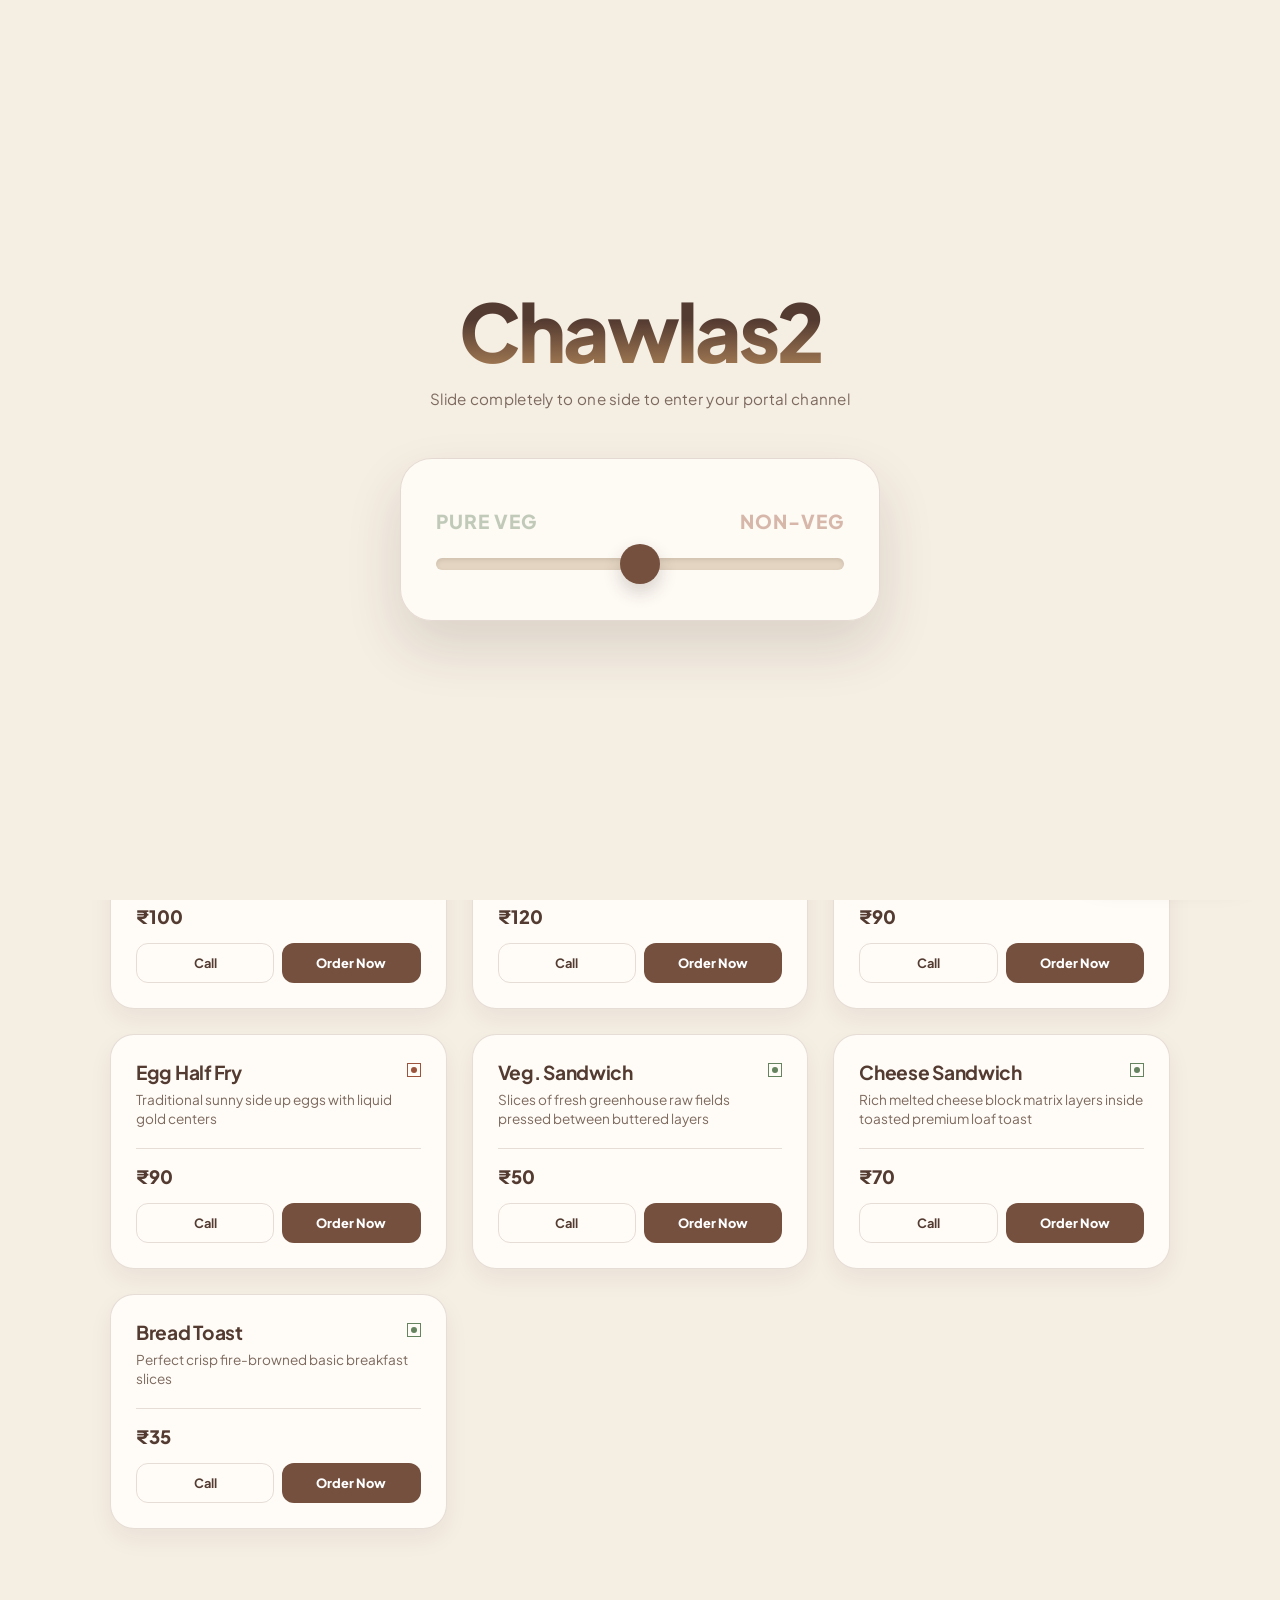
<file: dining.html>
<!DOCTYPE html>
<html lang="en">
<head>
    <meta charset="UTF-8">
    <meta name="viewport" content="width=device-width, initial-scale=1.0">
    <title>Chawlas2 | Hotel Ajay Residency</title>
    <link href="https://fonts.googleapis.com/css2?family=Plus+Jakarta+Sans:wght@300;400;500;600;700;800&display=swap" rel="stylesheet">
    <style>
        :root {
            --bg-base: #0b0c10;
            --card-base: #14161d;
            --accent-veg: #00ffcc;
            --accent-nonveg: #ff5500;
            --accent-active: #ff3366;
            --glass-border: rgba(255, 255, 255, 0.06);
            --text-main: #f5f5f7;
            --text-muted: #86868b;
            --mesh-glow: rgba(255, 51, 102, 0.05);
        }
        body.theme-veg {
            --bg-base: #020b06;
            --card-base: #08130d;
            --accent-active: var(--accent-veg);
            --mesh-glow: rgba(0, 255, 204, 0.06);
        }
        body.theme-nonveg {
            --bg-base: #0c0502;
            --card-base: #140b08;
            --accent-active: var(--accent-nonveg);
            --mesh-glow: rgba(255, 85, 0, 0.06);
        }
        body.theme-veg .item-nonveg, body.theme-nonveg .item-veg { display: none !important; }
        * { margin: 0; padding: 0; box-sizing: border-box; font-family: 'Plus Jakarta Sans', sans-serif; }
        body {
            background-color: var(--bg-base);
            color: var(--text-main);
            overflow-x: hidden;
            min-height: 100vh;
            transition: background-color 0.8s ease;
        }
        /* --- VECTOR OVERLAY NETWORKING --- */
        .vector-bg-layer {
            position: fixed;
            top: 0; left: 0; width: 100%; height: 100%;
            z-index: -1;
            pointer-events: none;
            overflow: hidden;
        }
        .mesh-glow {
            position: absolute; width: 100%; height: 100%;
            background: radial-gradient(circle at 50% -20%, var(--mesh-glow) 0%, transparent 60%);
            transition: all 0.8s ease;
        }
        .floating-vector {
            position: absolute;
            fill: var(--accent-active);
            opacity: 0.06;
            animation: drift 25s infinite linear;
            transition: fill 0.8s ease;
        }
        @keyframes drift {
            0% { transform: translateY(110vh) rotate(0deg); opacity: 0; }
            15% { opacity: 0.06; }
            85% { opacity: 0.06; }
            100% { transform: translateY(-20vh) rotate(360deg); opacity: 0; }
        }
        /* --- IMMERSIVE INTERACTIVE SLIDER GATEWAY --- */
        #gateway {
            position: fixed;
            top: 0; left: 0; width: 100vw; height: 100vh;
            background: #f5eee3;
            z-index: 10000;
            display: flex;
            flex-direction: column;
            justify-content: center;
            align-items: center;
            transition: transform 0.7s cubic-bezier(0.85, 0, 0.15, 1), background 0.3s ease;
        }
        #gateway.passed { transform: translateY(-100%); }
        .gateway-title {
            font-size: clamp(3rem, 10vw, 5rem);
            font-weight: 800;
            letter-spacing: -3px;
            margin-bottom: 8px;
            background: linear-gradient(180deg, #fff 40%, #555);
            -webkit-background-clip: text;
            -webkit-text-fill-color: transparent;
        }
        
        .gateway-subtitle {
            color: var(--text-muted);
            margin-bottom: 50px;
            font-size: 0.95rem;
            letter-spacing: 0.3px;
        }
        .slider-panel-container {
            width: 90%;
            max-width: 480px;
            background: rgba(255, 255, 255, 0.02);
            border: 1px solid var(--glass-border);
            padding: 50px 35px;
            border-radius: 32px;
            backdrop-filter: blur(20px);
            -webkit-backdrop-filter: blur(20px);
            box-shadow: 0 30px 60px rgba(0,0,0,0.6);
            display: flex;
            flex-direction: column;
            gap: 25px;
        }
        .slider-labels-row {
            width: 100%;
            display: flex;
            justify-content: space-between;
            font-weight: 800;
            font-size: 1.2rem;
            letter-spacing: 1px;
        }
        .label-veg { color: var(--accent-veg); opacity: 0.4; transition: transform 0.4s cubic-bezier(0.25, 1.5, 0.5, 1), opacity 0.3s ease; }
        .label-nonveg { color: var(--accent-nonveg); opacity: 0.4; transition: transform 0.4s cubic-bezier(0.25, 1.5, 0.5, 1), opacity 0.3s ease; }
        .slider-track-wrap { position: relative; width: 100%; display: flex; align-items: center; }
        .vibe-range-input {
            -webkit-appearance: none;
            width: 100%;
            height: 12px;
            border-radius: 10px;
            background: #16181f;
            outline: none;
            cursor: pointer;
            box-shadow: inset 0 2px 5px rgba(0,0,0,0.7);
        }
        .vibe-range-input::-webkit-slider-thumb {
            -webkit-appearance: none;
            appearance: none;
            width: 40px;
            height: 40px;
            border-radius: 50%;
            background: #ffffff;
            box-shadow: 0 10px 25px rgba(0, 0, 0, 0.8), 0 0 0 6px rgba(255,255,255,0.05);
            cursor: grab;
            transition: transform 0.3s cubic-bezier(0.175, 0.885, 0.32, 1.275), background-color 0.3s;
        }
        .vibe-range-input::-webkit-slider-thumb:active { cursor: grabbing; transform: scale(1.18); }
        /* --- CORE VISUAL STOREFRONT HERO --- */
        .showcase-hero {
            width: 100%;
            max-width: 1100px;
            margin: 0 auto;
            padding: 80px 20px 30px;
            text-align: center;
        }
        .hero-badge {
            display: inline-block;
            padding: 6px 16px;
            border-radius: 50px;
            background: rgba(255,255,255,0.02);
            border: 1px solid var(--glass-border);
            color: var(--accent-active);
            font-size: 0.75rem;
            font-weight: 800;
            letter-spacing: 2px;
            margin-bottom: 20px;
            text-transform: uppercase;
            transition: color 0.5s ease;
        }
        .showcase-hero h1 {
            font-size: clamp(2rem, 6vw, 3.5rem);
            font-weight: 800;
            letter-spacing: -1.5px;
            line-height: 1.1;
            margin-bottom: 15px;
            background: linear-gradient(180deg, #ffffff 30%, var(--text-muted));
            -webkit-background-clip: text;
            -webkit-text-fill-color: transparent;
        }
        .showcase-hero p {
            font-size: clamp(0.9rem, 2vw, 1.05rem);
            color: var(--text-muted);
            max-width: 650px;
            margin: 0 auto;
            line-height: 1.6;
        }
        /* --- TABBED SCROLLER NAVIGATION --- */
        .tabs-sticky-wrapper {
            position: sticky;
            top: 0;
            background: var(--bg-base);
            z-index: 900;
            border-bottom: 1px solid var(--glass-border);
            padding: 12px 0;
            transition: background-color 0.5s;
        }
        .tabs-container { max-width: 1100px; margin: 0 auto; padding: 0 20px; overflow-x: auto; scrollbar-width: none; }
        .tabs-container::-webkit-scrollbar { display: none; }
        .tabs { display: flex; gap: 10px; }
        .tab-btn {
            background: rgba(255,255,255,0.02);
            border: 1px solid var(--glass-border);
            color: var(--text-muted);
            padding: 14px 24px;
            border-radius: 14px;
            font-size: 0.9rem;
            font-weight: 700;
            cursor: pointer;
            white-space: nowrap;
            transition: all 0.3s cubic-bezier(0.16, 1, 0.3, 1);
        }
        .tab-btn:hover { color: var(--text-main); border-color: rgba(255,255,255,0.15); }
        .tab-btn.active { background: var(--text-main); color: #fff; border-color: transparent; }
        /* --- PRODUCT GRID ARRANGEMENT --- */
        .menu-wrapper { max-width: 1100px; margin: 40px auto 120px; padding: 0 20px; }
        
        .menu-grid {
            display: none;
            grid-template-columns: repeat(auto-fill, minmax(310px, 1fr));
            gap: 25px;
        }
        .menu-grid.active-grid { display: grid; animation: feedReveal 0.6s cubic-bezier(0.16, 1, 0.3, 1) forwards; }
        @keyframes feedReveal { from { opacity: 0; transform: translateY(20px); } to { opacity: 1; transform: translateY(0); } }
        .food-card {
            background: var(--card-base);
            border: 1px solid var(--glass-border);
            border-radius: 24px;
            padding: 25px;
            display: flex;
            flex-direction: column;
            justify-content: space-between;
            transition: border-color 0.3s, background-color 0.5s;
        }
        .food-card:hover { border-color: var(--accent-active); }
        .card-title-line { display: flex; justify-content: space-between; align-items: flex-start; margin-bottom: 6px; }
        .food-card h3 { font-size: 1.2rem; font-weight: 700; letter-spacing: -0.3px; }
        
        .indicator-dot { width: 14px; height: 14px; border: 1px solid transparent; display: flex; align-items: center; justify-content: center; flex-shrink: 0; margin-top: 3px; }
        .indicator-dot.veg { border-color: var(--accent-veg); }
        .indicator-dot.veg::after { content: ''; width: 6px; height: 6px; background: var(--accent-veg); border-radius: 50%; }
        .indicator-dot.nonveg { border-color: var(--accent-nonveg); }
        .indicator-dot.nonveg::after { content: ''; width: 6px; height: 6px; background: var(--accent-nonveg); border-radius: 50%; }
        .food-card p { color: var(--text-muted); font-size: 0.85rem; line-height: 1.4; margin-bottom: 20px; }
        .card-footer {
            display: flex;
            justify-content: space-between;
            align-items: center;
            border-top: 1px solid rgba(255,255,255,0.04);
            padding-top: 16px;
        }
        .price-text { font-weight: 800; color: var(--text-main); font-size: 1.15rem; }
        .multi-prices { display: flex; gap: 6px; }
        .size-pill {
            background: rgba(255,255,255,0.03); border: 1px solid var(--glass-border);
            padding: 4px 8px; border-radius: 8px; font-size: 0.75rem; font-weight: 600;
        }
        .size-pill span { color: var(--text-muted); font-size: 0.65rem; margin-right: 3px; }
        .action-tray { display: flex; gap: 8px; margin-top: 15px; }
        .action-button {
            flex: 1; padding: 11px; border-radius: 12px; font-size: 0.8rem;
            font-weight: 700; text-align: center; text-decoration: none; cursor: pointer;
            transition: 0.2s; border: 1px solid transparent;
        }
        .btn-call { background: transparent; border-color: var(--glass-border); color: var(--text-main); }
        .btn-call:hover { background: rgba(255,255,255,0.04); }
        .btn-order { background: var(--accent-active); color: #fff; font-weight: 800; transition: background 0.5s, color 0.5s; }
        .btn-order:hover { opacity: 0.9; }
        /* --- STICKY CONSOLE RESET CONSOLE --- */
        .vibe-reset-pill {
            position: fixed; bottom: 30px; right: 30px; z-index: 999;
            background: #ffffff; color: #543b31; padding: 12px 24px;
            border-radius: 50px; cursor: pointer; font-weight: 800; font-size: 0.85rem;
            box-shadow: 0 10px 30px rgba(0,0,0,0.5); border: none;
            transition: transform 0.2s cubic-bezier(0.175, 0.885, 0.32, 1.275);
        }
        .vibe-reset-pill:hover { transform: scale(1.05); }
        @media (max-width: 600px) {
            .slider-panel-container { padding: 40px 20px; }
            .vibe-reset-pill { bottom: 20px; right: 20px; padding: 10px 18px; font-size: 0.75rem; }
        }
    </style>

<style id="ajay-dining-theme">
:root{--bg-base:#f5eee3;--card-base:#fffcf7;--accent-veg:#65835f;--accent-nonveg:#9b543b;--accent-active:#75503f;--glass-border:rgba(117,80,63,.18);--text-main:#543b31;--text-muted:#7d695e;--mesh-glow:rgba(183,139,93,.14)}
body,body.theme-veg,body.theme-nonveg{background:var(--bg-base)!important;color:var(--text-main)!important}
body.theme-veg{--bg-base:#eef3e7;--card-base:#fffcf7;--mesh-glow:rgba(101,131,95,.12);--accent-active:#65835f}body.theme-nonveg{--bg-base:#f8eee8;--card-base:#fffcf7;--mesh-glow:rgba(155,84,59,.12);--accent-active:#9b543b}
.vector-bg-layer{opacity:.8}.floating-vector{opacity:.045}
#gateway{background:#f5eee3!important}.gateway-title{background:linear-gradient(180deg,#543b31 40%,#b78b5d)!important;-webkit-background-clip:text!important}.gateway-subtitle{color:#7d695e}.slider-panel-container{background:rgba(255,252,247,.86);border-color:var(--glass-border);box-shadow:0 26px 55px rgba(61,41,33,.14)}.vibe-range-input{background:#e4d5c2;box-shadow:inset 0 2px 4px rgba(61,41,33,.12)}.vibe-range-input::-webkit-slider-thumb{background:#75503f;box-shadow:0 8px 18px rgba(61,41,33,.20)}
.showcase-hero{padding-top:104px}.showcase-hero h1{background:linear-gradient(180deg,#543b31 35%,#8d6a57)!important;-webkit-background-clip:text!important}.showcase-hero p{color:#7d695e}.hero-badge{background:#fffcf7;border-color:var(--glass-border);color:#b78b5d}
.tabs-sticky-wrapper{background:rgba(245,238,227,.94);backdrop-filter:blur(12px);border-color:var(--glass-border)}.tab-btn{background:#fffcf7;border-color:var(--glass-border);color:#7d695e}.tab-btn:hover{color:#543b31;border-color:#b78b5d}.tab-btn.active{background:#75503f;color:#fff}
.food-card{background:#fffcf7;border-color:var(--glass-border);box-shadow:0 10px 24px rgba(61,41,33,.06);transition:transform .25s ease,box-shadow .25s ease,border-color .25s}.food-card:hover{border-color:#b78b5d;transform:translateY(-4px);box-shadow:0 20px 34px rgba(61,41,33,.13)}.food-card p,.size-pill span{color:#7d695e}.price-text{color:#543b31}.size-pill{background:#f5eee3;border-color:var(--glass-border)}.card-footer{border-color:var(--glass-border)}.btn-call{border-color:var(--glass-border);color:#543b31}.btn-call:hover{background:#f5eee3}.btn-order{background:#75503f;color:#fff}.vibe-reset-pill{background:#75503f;color:#fff;box-shadow:0 10px 28px rgba(61,41,33,.22)}
.showcase-hero:after{content:'';display:block;width:54px;height:3px;background:#b78b5d;border-radius:4px;margin:26px auto 0}.menu-wrapper{position:relative}.menu-wrapper:before{content:'CHAWLAS2 · HOTEL AJAY RESIDENCY';display:block;color:#b78b5d;font-size:.7rem;font-weight:800;letter-spacing:.22em;margin-bottom:16px}.indicator-dot{background:#fffcf7}.food-card h3{color:#543b31}</style></head>
<body>
    <div class="vector-bg-layer" id="bg-canvas">
        <div class="mesh-glow"></div>
    </div>
    <div id="gateway">
        <div class="gateway-title">Chawlas2</div>
        <div class="gateway-subtitle">Slide completely to one side to enter your portal channel</div>
        
        <div class="slider-panel-container">
            <div class="slider-labels-row">
                <span class="label-veg" id="text-veg">PURE VEG</span>
                <span class="label-nonveg" id="text-nonveg">NON-VEG</span>
            </div>
            <div class="slider-track-wrap">
                <input type="range" min="0" max="100" value="50" class="vibe-range-input" id="vibeSlider" oninput="handleSliderMovement(this.value)">
            </div>
        </div>
    </div>
    <button class="vibe-reset-pill" onclick="resetVibe()">✦ Switch Channel</button>
    <section class="showcase-hero">
        <div class="hero-badge">Since 1960</div>
        <h1 id="dynamic-title">Curated Menu Experience</h1>
        <p>It's time to tantalize your taste buds with authentic Punjabi food at Hotel Ajay Residency. Located at 41 Milestone, NH-8, Opposite Haldiram, near Kherki Daula Toll Plaza, Kherki Daula, Sector 84, Gurugram, Haryana 122004.</p>
    </section>
    <div class="tabs-sticky-wrapper">
        <div class="tabs-container">
            <div class="tabs">
                <button class="tab-btn active" onclick="switchTab(event, 'breakfast')">Breakfast</button>
                <button class="tab-btn" onclick="switchTab(event, 'soups')">Soups</button>
                <button class="tab-btn" onclick="switchTab(event, 'salads')">Salads</button>
                <button class="tab-btn nav-veg" onclick="switchTab(event, 'starters-veg')">Veg Starters</button>
                <button class="tab-btn nav-nonveg" onclick="switchTab(event, 'starters-nonveg')">Non-Veg Starters</button>
                <button class="tab-btn nav-veg" onclick="switchTab(event, 'mains-veg')">Veg Main Course</button>
                <button class="tab-btn nav-nonveg" onclick="switchTab(event, 'mains-nonveg')">Non-Veg Main Course</button>
                <button class="tab-btn" onclick="switchTab(event, 'rice')">Rice & Biryani</button>
                <button class="tab-btn" onclick="switchTab(event, 'breads')">Breads</button>
                <button class="tab-btn" onclick="switchTab(event, 'beverages')">Beverages & Raita</button>
            </div>
        </div>
    </div>
    <main class="menu-wrapper">
        <div id="breakfast" class="menu-grid active-grid">
            <div class="food-card item-veg">
                <div><div class="card-title-line"><h3>Mix Parantha</h3><div class="indicator-dot veg"></div></div><p>Layered golden pan-griddled parantha</p></div>
                <div><div class="card-footer"><div class="multi-prices"><div class="size-pill"><span>H</span>₹50</div><div class="size-pill"><span>F</span>₹100</div></div></div><div class="action-tray"><a href="tel:8130411881" class="action-button btn-call">Call</a><a href="https://www.zomato.com/ncr/chawla-chicken-sector-83" target="_blank" class="action-button btn-order">Order Now</a></div></div>
            </div>
            <div class="food-card item-veg">
                <div><div class="card-title-line"><h3>Aloo Parantha</h3><div class="indicator-dot veg"></div></div><p>Classic flatbread stuffed with master-seasoned potato mash</p></div>
                <div><div class="card-footer"><div class="multi-prices"><div class="size-pill"><span>H</span>₹50</div><div class="size-pill"><span>F</span>₹100</div></div></div><div class="action-tray"><a href="tel:8130411881" class="action-button btn-call">Call</a><a href="https://www.zomato.com/ncr/chawla-chicken-sector-83" target="_blank" class="action-button btn-order">Order Now</a></div></div>
            </div>
            <div class="food-card item-veg">
                <div><div class="card-title-line"><h3>Puri Bhaji</h3><div class="indicator-dot veg"></div></div><p>Deep-fried puffed bread accompanied by robustly spiced potato stew</p></div>
                <div><div class="card-footer"><span class="price-text">₹100</span></div><div class="action-tray"><a href="tel:8130411881" class="action-button btn-call">Call</a><a href="https://www.zomato.com/ncr/chawla-chicken-sector-83" target="_blank" class="action-button btn-order">Order Now</a></div></div>
            </div>
            <div class="food-card item-nonveg">
                <div><div class="card-title-line"><h3>Masala Omelette</h3><div class="indicator-dot nonveg"></div></div><p>Whisked farm eggs pan-fried with onions and green chilies</p></div>
                <div><div class="card-footer"><span class="price-text">₹100</span></div><div class="action-tray"><a href="tel:8130411881" class="action-button btn-call">Call</a><a href="https://www.zomato.com/ncr/chawla-chicken-sector-83" target="_blank" class="action-button btn-order">Order Now</a></div></div>
            </div>
            <div class="food-card item-nonveg">
                <div><div class="card-title-line"><h3>Bread Omelette</h3><div class="indicator-dot nonveg"></div></div><p>Quick farm egg wrap across pillowy toast layers</p></div>
                <div><div class="card-footer"><span class="price-text">₹120</span></div><div class="action-tray"><a href="tel:8130411881" class="action-button btn-call">Call</a><a href="https://www.zomato.com/ncr/chawla-chicken-sector-83" target="_blank" class="action-button btn-order">Order Now</a></div></div>
            </div>
            <div class="food-card item-nonveg">
                <div><div class="card-title-line"><h3>Egg Full Fry</h3><div class="indicator-dot nonveg"></div></div><p>Dual eggs fully fried firm with broken yolks</p></div>
                <div><div class="card-footer"><span class="price-text">₹90</span></div><div class="action-tray"><a href="tel:8130411881" class="action-button btn-call">Call</a><a href="https://www.zomato.com/ncr/chawla-chicken-sector-83" target="_blank" class="action-button btn-order">Order Now</a></div></div>
            </div>
            <div class="food-card item-nonveg">
                <div><div class="card-title-line"><h3>Egg Half Fry</h3><div class="indicator-dot nonveg"></div></div><p>Traditional sunny side up eggs with liquid gold centers</p></div>
                <div><div class="card-footer"><span class="price-text">₹90</span></div><div class="action-tray"><a href="tel:8130411881" class="action-button btn-call">Call</a><a href="https://www.zomato.com/ncr/chawla-chicken-sector-83" target="_blank" class="action-button btn-order">Order Now</a></div></div>
            </div>
            <div class="food-card item-veg">
                <div><div class="card-title-line"><h3>Veg. Sandwich</h3><div class="indicator-dot veg"></div></div><p>Slices of fresh greenhouse raw fields pressed between buttered layers</p></div>
                <div><div class="card-footer"><span class="price-text">₹50</span></div><div class="action-tray"><a href="tel:8130411881" class="action-button btn-call">Call</a><a href="https://www.zomato.com/ncr/chawla-chicken-sector-83" target="_blank" class="action-button btn-order">Order Now</a></div></div>
            </div>
            <div class="food-card item-veg">
                <div><div class="card-title-line"><h3>Cheese Sandwich</h3><div class="indicator-dot veg"></div></div><p>Rich melted cheese block matrix layers inside toasted premium loaf toast</p></div>
                <div><div class="card-footer"><span class="price-text">₹70</span></div><div class="action-tray"><a href="tel:8130411881" class="action-button btn-call">Call</a><a href="https://www.zomato.com/ncr/chawla-chicken-sector-83" target="_blank" class="action-button btn-order">Order Now</a></div></div>
            </div>
            <div class="food-card item-veg">
                <div><div class="card-title-line"><h3>Bread Toast</h3><div class="indicator-dot veg"></div></div><p>Perfect crisp fire-browned basic breakfast slices</p></div>
                <div><div class="card-footer"><span class="price-text">₹35</span></div><div class="action-tray"><a href="tel:8130411881" class="action-button btn-call">Call</a><a href="https://www.zomato.com/ncr/chawla-chicken-sector-83" target="_blank" class="action-button btn-order">Order Now</a></div></div>
            </div>
        </div>
        <div id="soups" class="menu-grid">
            <div class="food-card item-veg">
                <div><div class="card-title-line"><h3>Tomato Soup</h3><div class="indicator-dot veg"></div></div><p>Classic comforting red soup blend</p></div>
                <div><div class="card-footer"><span class="price-text">₹100</span></div><div class="action-tray"><a href="tel:8130411881" class="action-button btn-call">Call</a><a href="https://www.zomato.com/ncr/chawla-chicken-sector-83" target="_blank" class="action-button btn-order">Order Now</a></div></div>
            </div>
            <div class="food-card">
                <div><div class="card-title-line"><h3>Hot N Sour Soup</h3><div class="indicator-dot veg"></div></div><p>Fiery and dynamic tangy liquid fusion base</p></div>
                <div><div class="card-footer"><span class="price-text">₹120</span></div><div class="action-tray"><a href="tel:8130411881" class="action-button btn-call">Call</a><a href="https://www.zomato.com/ncr/chawla-chicken-sector-83" target="_blank" class="action-button btn-order">Order Now</a></div></div>
            </div>
            <div class="food-card">
                <div><div class="card-title-line"><h3>Manchow Soup</h3><div class="indicator-dot veg"></div></div><p>Savory dark garlic soup served with crispy noodle crowns</p></div>
                <div><div class="card-footer"><span class="price-text">₹130</span></div><div class="action-tray"><a href="tel:8130411881" class="action-button btn-call">Call</a><a href="https://www.zomato.com/ncr/chawla-chicken-sector-83" target="_blank" class="action-button btn-order">Order Now</a></div></div>
            </div>
        </div>
        <div id="salads" class="menu-grid">
            <div class="food-card item-veg">
                <div><div class="card-title-line"><h3>Green Salad</h3><div class="indicator-dot veg"></div></div><p>Fresh hand-sliced collection of standard garden harvest vegetables</p></div>
                <div><div class="card-footer"><span class="price-text">₹70</span></div><div class="action-tray"><a href="tel:8130411881" class="action-button btn-call">Call</a><a href="https://www.zomato.com/ncr/chawla-chicken-sector-83" target="_blank" class="action-button btn-order">Order Now</a></div></div>
            </div>
            <div class="food-card item-veg">
                <div><div class="card-title-line"><h3>Onion Salad</h3><div class="indicator-dot veg"></div></div><p>Crisp red onion ring arrangements served chilled</p></div>
                <div><div class="card-footer"><span class="price-text">₹50</span></div><div class="action-tray"><a href="tel:8130411881" class="action-button btn-call">Call</a><a href="https://www.zomato.com/ncr/chawla-chicken-sector-83" target="_blank" class="action-button btn-order">Order Now</a></div></div>
            </div>
            <div class="food-card item-veg">
                <div><div class="card-title-line"><h3>Cucumber Salad</h3><div class="indicator-dot veg"></div></div><p>Cooling premium cucumber slices tossed with salt dustings</p></div>
                <div><div class="card-footer"><span class="price-text">₹60</span></div><div class="action-tray"><a href="tel:8130411881" class="action-button btn-call">Call</a><a href="https://www.zomato.com/ncr/chawla-chicken-sector-83" target="_blank" class="action-button btn-order">Order Now</a></div></div>
            </div>
        </div>
        <div id="starters-veg" class="menu-grid">
            <div class="food-card">
                <div><div class="card-title-line"><h3>Fifty-Fifty (50-50)</h3><div class="indicator-dot veg"></div></div><p>The premium mixed platter holding both Paneer Tikka & Mushroom Tikka</p></div>
                <div><div class="card-footer"><span class="price-text">₹260</span></div><div class="action-tray"><a href="tel:8130411881" class="action-button btn-call">Call</a><a href="https://www.zomato.com/ncr/chawla-chicken-sector-83" target="_blank" class="action-button btn-order">Order Now</a></div></div>
            </div>
            <div class="food-card">
                <div><div class="card-title-line"><h3>Paneer Tikka</h3><div class="indicator-dot veg"></div></div><p>Glistening blocks of clay oven dry charred cottage cheese</p></div>
                <div><div class="card-footer"><span class="price-text">₹250</span></div><div class="action-tray"><a href="tel:8130411881" class="action-button btn-call">Call</a><a href="https://www.zomato.com/ncr/chawla-chicken-sector-83" target="_blank" class="action-button btn-order">Order Now</a></div></div>
            </div>
            <div class="food-card">
                <div><div class="card-title-line"><h3>Achari Paneer Tikka</h3><div class="indicator-dot veg"></div></div><p>Cottage cheese segments brushed with pungent pickling spices</p></div>
                <div><div class="card-footer"><span class="price-text">₹250</span></div><div class="action-tray"><a href="tel:8130411881" class="action-button btn-call">Call</a><a href="https://www.zomato.com/ncr/chawla-chicken-sector-83" target="_blank" class="action-button btn-order">Order Now</a></div></div>
            </div>
            <div class="food-card">
                <div><div class="card-title-line"><h3>Paneer Malai Tikka</h3><div class="indicator-dot veg"></div></div><p>Cashew cream marinade layered cottage cheese rounds</p></div>
                <div><div class="card-footer"><span class="price-text">₹250</span></div><div class="action-tray"><a href="tel:8130411881" class="action-button btn-call">Call</a><a href="https://www.zomato.com/ncr/chawla-chicken-sector-83" target="_blank" class="action-button btn-order">Order Now</a></div></div>
            </div>
            <div class="food-card">
                <div><div class="card-title-line"><h3>Tandoori Bharva Aloo</h3><div class="indicator-dot veg"></div></div><p>Hollowed potatoes stuffed with nuts and baked over clay walls</p></div>
                <div><div class="card-footer"><span class="price-text">₹200</span></div><div class="action-tray"><a href="tel:8130411881" class="action-button btn-call">Call</a><a href="https://www.zomato.com/ncr/chawla-chicken-sector-83" target="_blank" class="action-button btn-order">Order Now</a></div></div>
            </div>
            <div class="food-card">
                <div><div class="card-title-line"><h3>Mushroom Tikka</h3><div class="indicator-dot veg"></div></div><p>Plump whole mushrooms skewered to precision</p></div>
                <div><div class="card-footer"><span class="price-text">₹200</span></div><div class="action-tray"><a href="tel:8130411881" class="action-button btn-call">Call</a><a href="https://www.zomato.com/ncr/chawla-chicken-sector-83" target="_blank" class="action-button btn-order">Order Now</a></div></div>
            </div>
            <div class="food-card">
                <div><div class="card-title-line"><h3>Veg. Seekh Kabab</h3><div class="indicator-dot veg"></div></div><p>Minced garden arrays pressed onto fire spears</p></div>
                <div><div class="card-footer"><span class="price-text">₹200</span></div><div class="action-tray"><a href="tel:8130411881" class="action-button btn-call">Call</a><a href="https://www.zomato.com/ncr/chawla-chicken-sector-83" target="_blank" class="action-button btn-order">Order Now</a></div></div>
            </div>
            <div class="food-card">
                <div><div class="card-title-line"><h3>Achari Mushroom Tikka</h3><div class="indicator-dot veg"></div></div><p>Tangy pickling oil brushed across earthy whole mushroom sets</p></div>
                <div><div class="card-footer"><span class="price-text">₹220</span></div><div class="action-tray"><a href="tel:8130411881" class="action-button btn-call">Call</a><a href="https://www.zomato.com/ncr/chawla-chicken-sector-83" target="_blank" class="action-button btn-order">Order Now</a></div></div>
            </div>
            <div class="food-card">
                <div><div class="card-title-line"><h3>Chilly Paneer</h3><div class="indicator-dot veg"></div></div><p>Indo-Chinese hit featuring tossed cottage cheese spikes</p></div>
                <div><div class="card-footer"><span class="price-text">₹240</span></div><div class="action-tray"><a href="tel:8130411881" class="action-button btn-call">Call</a><a href="https://www.zomato.com/ncr/chawla-chicken-sector-83" target="_blank" class="action-button btn-order">Order Now</a></div></div>
            </div>
            <div class="food-card">
                <div><div class="card-title-line"><h3>Spring Roll</h3><div class="indicator-dot veg"></div></div><p>Crisp sheets rolled around stir fried veggie strips</p></div>
                <div><div class="card-footer"><span class="price-text">₹180</span></div><div class="action-tray"><a href="tel:8130411881" class="action-button btn-call">Call</a><a href="https://www.zomato.com/ncr/chawla-chicken-sector-83" target="_blank" class="action-button btn-order">Order Now</a></div></div>
            </div>
            <div class="food-card">
                <div><div class="card-title-line"><h3>Chilly Potato</h3><div class="indicator-dot veg"></div></div><p>Wok fried golden potato batons glazed in pepper glaze</p></div>
                <div><div class="card-footer"><span class="price-text">₹170</span></div><div class="action-tray"><a href="tel:8130411881" class="action-button btn-call">Call</a><a href="https://www.zomato.com/ncr/chawla-chicken-sector-83" target="_blank" class="action-button btn-order">Order Now</a></div></div>
            </div>
            <div class="food-card">
                <div><div class="card-title-line"><h3>Honey Chilly Potato</h3><div class="indicator-dot veg"></div></div><p>Crispy fried sweet and sticky potato fingers</p></div>
                <div><div class="card-footer"><span class="price-text">₹200</span></div><div class="action-tray"><a href="tel:8130411881" class="action-button btn-call">Call</a><a href="https://www.zomato.com/ncr/chawla-chicken-sector-83" target="_blank" class="action-button btn-order">Order Now</a></div></div>
            </div>
            <div class="food-card">
                <div><div class="card-title-line"><h3>Veg. Manchurian</h3><div class="indicator-dot veg"></div></div><p>Fried vegetable balls in dynamic Chinese stock reduction</p></div>
                <div><div class="card-footer"><div class="multi-prices"><div class="size-pill"><span>Dry</span>₹120</div><div class="size-pill"><span>Gravy</span>₹200</div></div></div><div class="action-tray"><a href="tel:8130411881" class="action-button btn-call">Call</a><a href="https://www.zomato.com/ncr/chawla-chicken-sector-83" target="_blank" class="action-button btn-order">Order Now</a></div></div>
            </div>
            <div class="food-card">
                <div><div class="card-title-line"><h3>Chilly Mushroom</h3><div class="indicator-dot veg"></div></div><p>Earthy whole buttons thrown inside high heat sweet-spicy glazes</p></div>
                <div><div class="card-footer"><span class="price-text">init ₹200</span></div><div class="action-tray"><a href="tel:8130411881" class="action-button btn-call">Call</a><a href="https://www.zomato.com/ncr/chawla-chicken-sector-83" target="_blank" class="action-button btn-order">Order Now</a></div></div>
            </div>
            <div class="food-card">
                <div><div class="card-title-line"><h3>French Fries</h3><div class="indicator-dot veg"></div></div><p>Classic salted crisp potato fingers</p></div>
                <div><div class="card-footer"><span class="price-text">₹180</span></div><div class="action-tray"><a href="tel:8130411881" class="action-button btn-call">Call</a><a href="https://www.zomato.com/ncr/chawla-chicken-sector-83" target="_blank" class="action-button btn-order">Order Now</a></div></div>
            </div>
            <div class="food-card">
                <div><div class="card-title-line"><h3>Roasted Papad</h3><div class="indicator-dot veg"></div></div><p>Crisp clay-fired flat lentil disks</p></div>
                <div><div class="card-footer"><span class="price-text">₹40</span></div><div class="action-tray"><a href="tel:8130411881" class="action-button btn-call">Call</a><a href="https://www.zomato.com/ncr/chawla-chicken-sector-83" target="_blank" class="action-button btn-order">Order Now</a></div></div>
            </div>
            <div class="food-card">
                <div><div class="card-title-line"><h3>Masala Papad</h3><div class="indicator-dot veg"></div></div><p>Lentil crisp covered with finely minced onion-tomato configurations</p></div>
                <div><div class="card-footer"><span class="price-text">₹50</span></div><div class="action-tray"><a href="tel:8130411881" class="action-button btn-call">Call</a><a href="https://www.zomato.com/ncr/chawla-chicken-sector-83" target="_blank" class="action-button btn-order">Order Now</a></div></div>
            </div>
            <div class="food-card">
                <div><div class="card-title-line"><h3>Fry Papad</h3><div class="indicator-dot veg"></div></div><p>Oil fried airy crunchy baseline poppadoms</p></div>
                <div><div class="card-footer"><span class="price-text">₹50</span></div><div class="action-tray"><a href="tel:8130411881" class="action-button btn-call">Call</a><a href="https://www.zomato.com/ncr/chawla-chicken-sector-83" target="_blank" class="action-button btn-order">Order Now</a></div></div>
            </div>
            <div class="food-card">
                <div><div class="card-title-line"><h3>Chilly Gobhi</h3><div class="indicator-dot veg"></div></div><p>Seasonal cauliflower florets thrown inside hot ginger-chili paste loops</p></div>
                <div><div class="card-footer"><span class="price-text">₹150</span></div><div class="action-tray"><a href="tel:8130411881" class="action-button btn-call">Call</a><a href="https://www.zomato.com/ncr/chawla-chicken-sector-83" target="_blank" class="action-button btn-order">Order Now</a></div></div>
            </div>
            <div class="food-card">
                <div><div class="card-title-line"><h3>Mix Pakoda</h3><div class="indicator-dot veg"></div></div><p>Assorted winter harvest vegetables encased in deep-fried gram flour jackets</p></div>
                <div><div class="card-footer"><span class="price-text">₹150</span></div><div class="action-tray"><a href="tel:8130411881" class="action-button btn-call">Call</a><a href="https://www.zomato.com/ncr/chawla-chicken-sector-83" target="_blank" class="action-button btn-order">Order Now</a></div></div>
            </div>
            <div class="food-card">
                <div><div class="card-title-line"><h3>Paneer Pakoda</h3><div class="indicator-dot veg"></div></div><p>Plump cottage cheese strips coated in savory batter loops and fried golden</p></div>
                <div><div class="card-footer"><span class="price-text">₹200</span></div><div class="action-tray"><a href="tel:8130411881" class="action-button btn-call">Call</a><a href="https://www.zomato.com/ncr/chawla-chicken-sector-83" target="_blank" class="action-button btn-order">Order Now</a></div></div>
            </div>
            <div class="food-card">
                <div><div class="card-title-line"><h3>Peanut Masala</h3><div class="indicator-dot veg"></div></div><p>Crunchy double-roasted nuts tossed with raw lime juice profiles</p></div>
                <div><div class="card-footer"><span class="price-text">₹100</span></div><div class="action-tray"><a href="tel:8130411881" class="action-button btn-call">Call</a><a href="https://www.zomato.com/ncr/chawla-chicken-sector-83" target="_blank" class="action-button btn-order">Order Now</a></div></div>
            </div>
        </div>
        <div id="starters-nonveg" class="menu-grid">
            <div class="food-card">
                <div><div class="card-title-line"><h3>Tandoori Chicken</h3><div class="indicator-dot nonveg"></div></div><p>Iconic bone-in cuts deeply embedded inside a heavy yogurt spice wash</p></div>
                <div><div class="card-footer"><div class="multi-prices"><div class="size-pill"><span>Half</span>₹250</div><div class="size-pill"><span>Full</span>₹450</div></div></div><div class="action-tray"><a href="tel:8130411881" class="action-button btn-call">Call</a><a href="https://www.zomato.com/ncr/chawla-chicken-sector-83" target="_blank" class="action-button btn-order">Order Now</a></div></div>
            </div>
            <div class="food-card">
                <div><div class="card-title-line"><h3>Tandoori Chicken Red Spicy</h3><div class="indicator-dot nonveg"></div></div><p>Crimson heavy red pepper heat coated traditional skewered bone-in layers</p></div>
                <div><div class="card-footer"><div class="multi-prices"><div class="size-pill"><span>Half</span>₹250</div><div class="size-pill"><span>Full</span>₹450</div></div></div><div class="action-tray"><a href="tel:8130411881" class="action-button btn-call">Call</a><a href="https://www.zomato.com/ncr/chawla-chicken-sector-83" target="_blank" class="action-button btn-order">Order Now</a></div></div>
            </div>
            <div class="food-card">
                <div><div class="card-title-line"><h3>Zeera Lemon Chicken</h3><div class="indicator-dot nonveg"></div></div><p>Zesty and intense lemon profile combined with fine-roasted whole cumin</p></div>
                <div><div class="card-footer"><div class="multi-prices"><div class="size-pill"><span>Half</span>₹250</div><div class="size-pill"><span>Full</span>₹450</div></div></div><div class="action-tray"><a href="tel:8130411881" class="action-button btn-call">Call</a><a href="https://www.zomato.com/ncr/chawla-chicken-sector-83" target="_blank" class="action-button btn-order">Order Now</a></div></div>
            </div>
            <div class="food-card">
                <div><div class="card-title-line"><h3>Special Afghani Chicken</h3><div class="indicator-dot nonveg"></div></div><p>Cashew nut rich milk extract marinade grilled seamlessly onto open clay pits</p></div>
                <div><div class="card-footer"><div class="multi-prices"><div class="size-pill"><span>Half</span>₹300</div><div class="size-pill"><span>Full</span>₹480</div></div></div><div class="action-tray"><a href="tel:8130411881" class="action-button btn-call">Call</a><a href="https://www.zomato.com/ncr/chawla-chicken-sector-83" target="_blank" class="action-button btn-order">Order Now</a></div></div>
            </div>
            <div class="food-card">
                <div><div class="card-title-line"><h3>Tangri Chicken</h3><div class="indicator-dot nonveg"></div></div><p>Marinated entire whole chicken leg drums roasted over open charcoal fire</p></div>
                <div><div class="card-footer"><span class="price-text">₹200</span></div><div class="action-tray"><a href="tel:8130411881" class="action-button btn-call">Call</a><a href="https://www.zomato.com/ncr/chawla-chicken-sector-83" target="_blank" class="action-button btn-order">Order Now</a></div></div>
            </div>
            <div class="food-card">
                <div><div class="card-title-line"><h3>Chicken Tikka</h3><div class="indicator-dot nonveg"></div></div><p>Boneless tender breast chunks skewered to scorched precision</p></div>
                <div><div class="card-footer"><span class="price-text">₹300</span></div><div class="action-tray"><a href="tel:8130411881" class="action-button btn-call">Call</a><a href="https://www.zomato.com/ncr/chawla-chicken-sector-83" target="_blank" class="action-button btn-order">Order Now</a></div></div>
            </div>
            <div class="food-card">
                <div><div class="card-title-line"><h3>Chicken Malai Tikka</h3><div class="indicator-dot nonveg"></div></div><p>Mouth-melting cheese cream blanket over tender grilled boneless cubes</p></div>
                <div><div class="card-footer"><span class="price-text">₹320</span></div><div class="action-tray"><a href="tel:8130411881" class="action-button btn-call">Call</a><a href="https://www.zomato.com/ncr/chawla-chicken-sector-83" target="_blank" class="action-button btn-order">Order Now</a></div></div>
            </div>
            <div class="food-card">
                <div><div class="card-title-line"><h3>Chicken Seekh Kabab</h3><div class="indicator-dot nonveg"></div></div><p>Spiced ground chicken meat lengths baked on steel skewers inside hot pit</p></div>
                <div><div class="card-footer"><span class="price-text">₹340</span></div><div class="action-tray"><a href="tel:8130411881" class="action-button btn-call">Call</a><a href="https://www.zomato.com/ncr/chawla-chicken-sector-83" target="_blank" class="action-button btn-order">Order Now</a></div></div>
            </div>
            <div class="food-card">
                <div><div class="card-title-line"><h3>Chicken Garlic Tikka</h3><div class="indicator-dot nonveg"></div></div><p>Aromatic roasted garlic shards combined intensely inside boneless chicken marinade</p></div>
                <div><div class="card-footer"><span class="price-text">₹340</span></div><div class="action-tray"><a href="tel:8130411881" class="action-button btn-call">Call</a><a href="https://www.zomato.com/ncr/chawla-chicken-sector-83" target="_blank" class="action-button btn-order">Order Now</a></div></div>
            </div>
            <div class="food-card">
                <div><div class="card-title-line"><h3>Chicken Reshmi Kabab</h3><div class="indicator-dot nonveg"></div></div><p>Soft fine-minced chicken skewers glazed with delicate egg whites layers</p></div>
                <div><div class="card-footer"><span class="price-text">₹320</span></div><div class="action-tray"><a href="tel:8130411881" class="action-button btn-call">Call</a><a href="https://www.zomato.com/ncr/chawla-chicken-sector-83" target="_blank" class="action-button btn-order">Order Now</a></div></div>
            </div>
            <div class="food-card">
                <div><div class="card-title-line"><h3>Fish Tikka</h3><div class="indicator-dot nonveg"></div></div><p>Premium river fish pieces layered with carom seeds and flame-charred</p></div>
                <div><div class="card-footer"><span class="price-text">₹400</span></div><div class="action-tray"><a href="tel:8130411881" class="action-button btn-call">Call</a><a href="https://www.zomato.com/ncr/chawla-chicken-sector-83" target="_blank" class="action-button btn-order">Order Now</a></div></div>
            </div>
            <div class="food-card">
                <div><div class="card-title-line"><h3>Chilly Chicken</h3><div class="indicator-dot nonveg"></div></div><p>Indo-Chinese core hit combining crispy tossed chicken strips in soy glaze</p></div>
                <div><div class="card-footer"><span class="price-text">₹350</span></div><div class="action-tray"><a href="tel:8130411881" class="action-button btn-call">Call</a><a href="https://www.zomato.com/ncr/chawla-chicken-sector-83" target="_blank" class="action-button btn-order">Order Now</a></div></div>
            </div>
            <div class="food-card">
                <div><div class="card-title-line"><h3>Chilly Fish</h3><div class="indicator-dot nonveg"></div></div><p>Crisp golden fish portions thrown inside pungent capsicum chili broth</p></div>
                <div><div class="card-footer"><span class="price-text">₹400</span></div><div class="action-tray"><a href="tel:8130411881" class="action-button btn-call">Call</a><a href="https://www.zomato.com/ncr/chawla-chicken-sector-83" target="_blank" class="action-button btn-order">Order Now</a></div></div>
            </div>
            <div class="food-card">
                <div><div class="card-title-line"><h3>Chicken Lollypop Fry</h3><div class="indicator-dot nonveg"></div></div><p>Crispy clean hand-held chicken winglets fried down with spiced starch armor</p></div>
                <div><div class="card-footer"><span class="price-text">₹200</span></div><div class="action-tray"><a href="tel:8130411881" class="action-button btn-call">Call</a><a href="https://www.zomato.com/ncr/chawla-chicken-sector-83" target="_blank" class="action-button btn-order">Order Now</a></div></div>
            </div>
            <div class="food-card">
                <div><div class="card-title-line"><h3>Fish Pakoda</h3><div class="indicator-dot nonveg"></div></div><p>Gram flour spiced batter encased golden fried fresh river fish chunks</p></div>
                <div><div class="card-footer"><span class="price-text">₹400</span></div><div class="action-tray"><a href="tel:8130411881" class="action-button btn-call">Call</a><a href="https://www.zomato.com/ncr/chawla-chicken-sector-83" target="_blank" class="action-button btn-order">Order Now</a></div></div>
            </div>
            <div class="food-card">
                <div><div class="card-title-line"><h3>Fish Fry</h3><div class="indicator-dot nonveg"></div></div><p>Traditional crisp pan-fried river fish steaks seasoned elegantly</p></div>
                <div><div class="card-footer"><span class="price-text">₹400</span></div><div class="action-tray"><a href="tel:8130411881" class="action-button btn-call">Call</a><a href="https://www.zomato.com/ncr/chawla-chicken-sector-83" target="_blank" class="action-button btn-order">Order Now</a></div></div>
            </div>
            <div class="food-card">
                <div><div class="card-title-line"><h3>Boiled Egg (2 Pcs)</h3><div class="indicator-dot nonveg"></div></div><p>Two simple farm eggs boiled firm</p></div>
                <div><div class="card-footer"><span class="price-text">₹80</span></div><div class="action-tray"><a href="tel:8130411881" class="action-button btn-call">Call</a><a href="https://www.zomato.com/ncr/chawla-chicken-sector-83" target="_blank" class="action-button btn-order">Order Now</a></div></div>
            </div>
        </div>
        <div id="mains-veg" class="menu-grid">
            <div class="food-card">
                <div><div class="card-title-line"><h3>Spl. Cream Paneer</h3><div class="indicator-dot veg"></div></div><p>The iconic rich milk fat pure white silk gravy cottage cheese base creation</p></div>
                <div><div class="card-footer"><span class="price-text">₹250</span></div><div class="action-tray"><a href="tel:8130411881" class="action-button btn-call">Call</a><a href="https://www.zomato.com/ncr/chawla-chicken-sector-83" target="_blank" class="action-button btn-order">Order Now</a></div></div>
            </div>
            <div class="food-card">
                <div><div class="card-title-line"><h3>Paneer Dhaniya Adraki</h3><div class="indicator-dot veg"></div></div><p>Fresh crushed coriander roots blended cleanly along thin ginger slivers</p></div>
                <div><div class="card-footer"><span class="price-text">₹240</span></div><div class="action-tray"><a href="tel:8130411881" class="action-button btn-call">Call</a><a href="https://www.zomato.com/ncr/chawla-chicken-sector-83" target="_blank" class="action-button btn-order">Order Now</a></div></div>
            </div>
            <div class="food-card">
                <div><div class="card-title-line"><h3>Shahi Paneer</h3><div class="indicator-dot veg"></div></div><p>Muted premium sweet tomato-almond smooth base sauce profile</p></div>
                <div><div class="card-footer"><span class="price-text">₹250</span></div><div class="action-tray"><a href="tel:8130411881" class="action-button btn-call">Call</a><a href="https://www.zomato.com/ncr/chawla-chicken-sector-83" target="_blank" class="action-button btn-order">Order Now</a></div></div>
            </div>
            <div class="food-card">
                <div><div class="card-title-line"><h3>Kadhai Paneer</h3><div class="indicator-dot veg"></div></div><p>Thick chunky onion bell pepper gravy tossed inside cast iron woks</p></div>
                <div><div class="card-footer"><span class="price-text">₹250</span></div><div class="action-tray"><a href="tel:8130411881" class="action-button btn-call">Call</a><a href="https://www.zomato.com/ncr/chawla-chicken-sector-83" target="_blank" class="action-button btn-order">Order Now</a></div></div>
            </div>
            <div class="food-card">
                <div><div class="card-title-line"><h3>Butter Paneer</h3><div class="indicator-dot veg"></div></div><p>Soft cottage cheese cubes inside satin buttery tomato reduction matrices</p></div>
                <div><div class="card-footer"><span class="price-text">₹250</span></div><div class="action-tray"><a href="tel:8130411881" class="action-button btn-call">Call</a><a href="https://www.zomato.com/ncr/chawla-chicken-sector-83" target="_blank" class="action-button btn-order">Order Now</a></div></div>
            </div>
            <div class="food-card">
                <div><div class="card-title-line"><h3>Matar Paneer</h3><div class="indicator-dot veg"></div></div><p>Sweet orchard peas and fresh cheese blocks cooked down home-style</p></div>
                <div><div class="card-footer"><span class="price-text">₹240</span></div><div class="action-tray"><a href="tel:8130411881" class="action-button btn-call">Call</a><a href="https://www.zomato.com/ncr/chawla-chicken-sector-83" target="_blank" class="action-button btn-order">Order Now</a></div></div>
            </div>
            <div class="food-card">
                <div><div class="card-title-line"><h3>Malai Kofta</h3><div class="indicator-dot veg"></div></div><p>Mashed cheese gold spheres swimming inside premium rich ivory sauce grids</p></div>
                <div><div class="card-footer"><span class="price-text">₹200</span></div><div class="action-tray"><a href="tel:8130411881" class="action-button btn-call">Call</a><a href="https://www.zomato.com/ncr/chawla-chicken-sector-83" target="_blank" class="action-button btn-order">Order Now</a></div></div>
            </div>
            <div class="food-card">
                <div><div class="card-title-line"><h3>Paneer Butter Masala</h3><div class="indicator-dot veg"></div></div><p>Richly spiced traditional tomato cream reduction holding soft paneer pieces</p></div>
                <div><div class="card-footer"><span class="price-text">₹220</span></div><div class="action-tray"><a href="tel:8130411881" class="action-button btn-call">Call</a><a href="https://www.zomato.com/ncr/chawla-chicken-sector-83" target="_blank" class="action-button btn-order">Order Now</a></div></div>
            </div>
            <div class="food-card">
                <div><div class="card-title-line"><h3>Paneer Makhani</h3><div class="indicator-dot veg"></div></div><p>Prismatic cottage cheese blocks floating inside pure butter-infused sauce</p></div>
                <div><div class="card-footer"><span class="price-text">₹250</span></div><div class="action-tray"><a href="tel:8130411881" class="action-button btn-call">Call</a><a href="https://www.zomato.com/ncr/chawla-chicken-sector-83" target="_blank" class="action-button btn-order">Order Now</a></div></div>
            </div>
            <div class="food-card">
                <div><div class="card-title-line"><h3>Paneer Bhujiya</h3><div class="indicator-dot veg"></div></div><p>Crushed fine cottage cheese scrambled dry along green herbs and spices</p></div>
                <div><div class="card-footer"><span class="price-text">₹220</span></div><div class="action-tray"><a href="tel:8130411881" class="action-button btn-call">Call</a><a href="https://www.zomato.com/ncr/chawla-chicken-sector-83" target="_blank" class="action-button btn-order">Order Now</a></div></div>
            </div>
            <div class="food-card">
                <div><div class="card-title-line"><h3>Paneer Do Payaza</h3><div class="indicator-dot veg"></div></div><p>Cottage cheese segments simmered with raw double-layer sweet onion chunks</p></div>
                <div><div class="card-footer"><span class="price-text">₹240</span></div><div class="action-tray"><a href="tel:8130411881" class="action-button btn-call">Call</a><a href="https://www.zomato.com/ncr/chawla-chicken-sector-83" target="_blank" class="action-button btn-order">Order Now</a></div></div>
            </div>
            <div class="food-card">
                <div><div class="card-title-line"><h3>Mix Veg</h3><div class="indicator-dot veg"></div></div><p>Dry-roasted seasonal winter crop medleys tossed together elegantly</p></div>
                <div><div class="card-footer"><span class="price-text">₹180</span></div><div class="action-tray"><a href="tel:8130411881" class="action-button btn-call">Call</a><a href="https://www.zomato.com/ncr/chawla-chicken-sector-83" target="_blank" class="action-button btn-order">Order Now</a></div></div>
            </div>
            <div class="food-card">
                <div><div class="card-title-line"><h3>Dal Makhani</h3><div class="indicator-dot veg"></div></div><p>Overnight coal-simmered whole black lentils heavily loaded with fresh white dairy butter</p></div>
                <div><div class="card-footer"><span class="price-text">₹180</span></div><div class="action-tray"><a href="tel:8130411881" class="action-button btn-call">Call</a><a href="https://www.zomato.com/ncr/chawla-chicken-sector-83" target="_blank" class="action-button btn-order">Order Now</a></div></div>
            </div>
            <div class="food-card">
                <div><div class="card-title-line"><h3>Matar Mushroom</h3><div class="indicator-dot veg"></div></div><p>Plump earthy whole buttons paired with field peas in curry</p></div>
                <div><div class="card-footer"><span class="price-text">₹150</span></div><div class="action-tray"><a href="tel:8130411881" class="action-button btn-call">Call</a><a href="https://www.zomato.com/ncr/chawla-chicken-sector-83" target="_blank" class="action-button btn-order">Order Now</a></div></div>
            </div>
            <div class="food-card">
                <div><div class="card-title-line"><h3>Zeera Blue</h3><div class="indicator-dot veg"></div></div><p>Boiled golden potato cubes heavily dry-tempered with crackling cumin seeds</p></div>
                <div><div class="card-footer"><span class="price-text">₹130</span></div><div class="action-tray"><a href="tel:8130411881" class="action-button btn-call">Call</a><a href="https://www.zomato.com/ncr/chawla-chicken-sector-83" target="_blank" class="action-button btn-order">Order Now</a></div></div>
            </div>
            <div class="food-card">
                <div><div class="card-title-line"><h3>Handi Dal</h3><div class="indicator-dot veg"></div></div><p>Slow earthenware pot stewed custom yellow lentil combination</p></div>
                <div><div class="card-footer"><span class="price-text">₹150</span></div><div class="action-tray"><a href="tel:8130411881" class="action-button btn-call">Call</a><a href="https://www.zomato.com/ncr/chawla-chicken-sector-83" target="_blank" class="action-button btn-order">Order Now</a></div></div>
            </div>
            <div class="food-card">
                <div><div class="card-title-line"><h3>Dal Tadka</h3><div class="indicator-dot veg"></div></div><p>Yellow split pigeon peas tempered completely with aromatic garlic-chili oil bursts</p></div>
                <div><div class="card-footer"><span class="price-text">₹150</span></div><div class="action-tray"><a href="tel:8130411881" class="action-button btn-call">Call</a><a href="https://www.zomato.com/ncr/chawla-chicken-sector-83" target="_blank" class="action-button btn-order">Order Now</a></div></div>
            </div>
            <div class="food-card">
                <div><div class="card-title-line"><h3>Gobhi Masala</h3><div class="indicator-dot veg"></div></div><p>Seasonal crisp cauliflower clusters folded into thick Punjabi masala bases</p></div>
                <div><div class="card-footer"><span class="price-text">₹150</span></div><div class="action-tray"><a href="tel:8130411881" class="action-button btn-call">Call</a><a href="https://www.zomato.com/ncr/chawla-chicken-sector-83" target="_blank" class="action-button btn-order">Order Now</a></div></div>
            </div>
            <div class="food-card">
                <div><div class="card-title-line"><h3>Aloo Gobhi Seasonal</h3><div class="indicator-dot veg"></div></div><p>Home-style dry braised potatoes and fresh cauliflower pieces</p></div>
                <div><div class="card-footer"><span class="price-text">₹100</span></div><div class="action-tray"><a href="tel:8130411881" class="action-button btn-call">Call</a><a href="https://www.zomato.com/ncr/chawla-chicken-sector-83" target="_blank" class="action-button btn-order">Order Now</a></div></div>
            </div>
            <div class="food-card">
                <div><div class="card-title-line"><h3>Aloo Matar</h3><div class="indicator-dot veg"></div></div><p>Diced potato cubes and field peas simmered together inside standard yellow light gravy</p></div>
                <div><div class="card-footer"><span class="price-text">₹100</span></div><div class="action-tray"><a href="tel:8130411881" class="action-button btn-call">Call</a><a href="https://www.zomato.com/ncr/chawla-chicken-sector-83" target="_blank" class="action-button btn-order">Order Now</a></div></div>
            </div>
            <div class="food-card">
                <div><div class="card-title-line"><h3>Dum Aloo Kashmiri</h3><div class="indicator-dot veg"></div></div><p>Hollow fried whole potato globes filled and slow stewed inside fennel-infused dark red gravy</p></div>
                <div><div class="card-footer"><span class="price-text">₹180</span></div><div class="action-tray"><a href="tel:8130411881" class="action-button btn-call">Call</a><a href="https://www.zomato.com/ncr/chawla-chicken-sector-83" target="_blank" class="action-button btn-order">Order Now</a></div></div>
            </div>
        </div>
        <div id="mains-nonveg" class="menu-grid">
            <div class="food-card">
                <div><div class="card-title-line"><h3>Cream Chicken</h3><div class="indicator-dot nonveg"></div></div><p>The heirloom legendary milestone creation since 1960. Pure silk profile.</p></div>
                <div><div class="card-footer"><div class="multi-prices"><div class="size-pill"><span>Qtr</span>₹300</div><div class="size-pill"><span>Half</span>₹450</div><div class="size-pill"><span>Full</span>₹600</div></div></div><div class="action-tray"><a href="tel:8130411881" class="action-button btn-call">Call</a><a href="https://www.zomato.com/ncr/chawla-chicken-sector-83" target="_blank" class="action-button btn-order">Order Now</a></div></div>
            </div>
            <div class="food-card">
                <div><div class="card-title-line"><h3>Butter Chicken</h3><div class="indicator-dot nonveg"></div></div><p>Tandoori grilled cuts immersed smoothly inside aromatic sweet savory tomato silk glazes</p></div>
                <div><div class="card-footer"><div class="multi-prices"><div class="size-pill"><span>Qtr</span>₹250</div><div class="size-pill"><span>Half</span>₹300</div><div class="size-pill"><span>Full</span>₹500</div></div></div><div class="action-tray"><a href="tel:8130411881" class="action-button btn-call">Call</a><a href="https://www.zomato.com/ncr/chawla-chicken-sector-83" target="_blank" class="action-button btn-order">Order Now</a></div></div>
            </div>
            <div class="food-card">
                <div><div class="card-title-line"><h3>Kadhai Chicken</h3><div class="indicator-dot nonveg"></div></div><p>Robust iron-wok cooked chicken units thrown over cracked coriander spices and raw bell peppers</p></div>
                <div><div class="card-footer"><div class="multi-prices"><div class="size-pill"><span>Qtr</span>₹250</div><div class="size-pill"><span>Half</span>₹300</div><div class="size-pill"><span>Full</span>₹500</div></div></div><div class="action-tray"><a href="tel:8130411881" class="action-button btn-call">Call</a><a href="https://www.zomato.com/ncr/chawla-chicken-sector-83" target="_blank" class="action-button btn-order">Order Now</a></div></div>
            </div>
            <div class="food-card">
                <div><div class="card-title-line"><h3>Masala Chicken</h3><div class="indicator-dot nonveg"></div></div><p>Slow pan-caramelized onion brown gravy basis wrapped over chicken meat pieces</p></div>
                <div><div class="card-footer"><div class="multi-prices"><div class="size-pill"><span>Qtr</span>₹250</div><div class="size-pill"><span>Half</span>₹300</div><div class="size-pill"><span>Full</span>₹500</div></div></div><div class="action-tray"><a href="tel:8130411881" class="action-button btn-call">Call</a><a href="https://www.zomato.com/ncr/chawla-chicken-sector-83" target="_blank" class="action-button btn-order">Order Now</a></div></div>
            </div>
            <div class="food-card">
                <div><div class="card-title-line"><h3>Chicken Curry</h3><div class="indicator-dot nonveg"></div></div><p>Traditional liquid light broth home style chicken curry map preparation</p></div>
                <div><div class="card-footer"><div class="multi-prices"><div class="size-pill"><span>Qtr</span>₹250</div><div class="size-pill"><span>Half</span>₹300</div><div class="size-pill"><span>Full</span>₹550</div></div></div><div class="action-tray"><a href="tel:8130411881" class="action-button btn-call">Call</a><a href="https://www.zomato.com/ncr/chawla-chicken-sector-83" target="_blank" class="action-button btn-order">Order Now</a></div></div>
            </div>
            <div class="food-card">
                <div><div class="card-title-line"><h3>Chicken Tikka Butter Masala</h3><div class="indicator-dot nonveg"></div></div><p>Charred boneless cubes embedded entirely inside velvety buttery orange tomato reduction</p></div>
                <div><div class="card-footer"><span class="price-text">₹550</span></div><div class="action-tray"><a href="tel:8130411881" class="action-button btn-call">Call</a><a href="https://www.zomato.com/ncr/chawla-chicken-sector-83" target="_blank" class="action-button btn-order">Order Now</a></div></div>
            </div>
            <div class="food-card">
                <div><div class="card-title-line"><h3>Chicken Do Pyaza</h3><div class="indicator-dot nonveg"></div></div><p>Chicken pieces slow braised with double arrays of translucent sweet onion pods</p></div>
                <div><div class="card-footer"><div class="multi-prices"><div class="size-pill"><span>Qtr</span>₹250</div><div class="size-pill"><span>Half</span>₹300</div><div class="size-pill"><span>Full</span>₹550</div></div></div><div class="action-tray"><a href="tel:8130411881" class="action-button btn-call">Call</a><a href="https://www.zomato.com/ncr/chawla-chicken-sector-83" target="_blank" class="action-button btn-order">Order Now</a></div></div>
            </div>
            <div class="food-card">
                <div><div class="card-title-line"><h3>Chicken Dhaniya Adraki</h3><div class="indicator-dot nonveg"></div></div><p>Fragrant chicken profile forward on fresh ginger stems and coriander elements</p></div>
                <div><div class="card-footer"><div class="multi-prices"><div class="size-pill"><span>Qtr</span>₹250</div><div class="size-pill"><span>Half</span>₹300</div><div class="size-pill"><span>Full</span>₹550</div></div></div><div class="action-tray"><a href="tel:8130411881" class="action-button btn-call">Call</a><a href="https://www.zomato.com/ncr/chawla-chicken-sector-83" target="_blank" class="action-button btn-order">Order Now</a></div></div>
            </div>
            <div class="food-card">
                <div><div class="card-title-line"><h3>Rara Chicken</h3><div class="indicator-dot nonveg"></div></div><p>Chicken pieces slow braised directly alongside thick rich spicy chicken mince sauce layouts</p></div>
                <div><div class="card-footer"><span class="price-text">₹550</span></div><div class="action-tray"><a href="tel:8130411881" class="action-button btn-call">Call</a><a href="https://www.zomato.com/ncr/chawla-chicken-sector-83" target="_blank" class="action-button btn-order">Order Now</a></div></div>
            </div>
            <div class="food-card">
                <div><div class="card-title-line"><h3>Chicken Seekh Masala</h3><div class="indicator-dot nonveg"></div></div><p>Skewered ground chicken kabab rings tossed inside pungent semi dry masala curries</p></div>
                <div><div class="card-footer"><div class="multi-prices"><div class="size-pill"><span>Half</span>₹300</div><div class="size-pill"><span>Full</span>₹600</div></div></div><div class="action-tray"><a href="tel:8130411881" class="action-button btn-call">Call</a><a href="https://www.zomato.com/ncr/chawla-chicken-sector-83" target="_blank" class="action-button btn-order">Order Now</a></div></div>
            </div>
            <div class="food-card">
                <div><div class="card-title-line"><h3>Chicken Kali Mirch</h3><div class="indicator-dot nonveg"></div></div><p>Chicken portions drenched inside heavily crushed black pepper cream gravy bases</p></div>
                <div><div class="card-footer"><div class="multi-prices"><div class="size-pill"><span>Half</span>₹300</div><div class="size-pill"><span>Full</span>₹550</div></div></div><div class="action-tray"><a href="tel:8130411881" class="action-button btn-call">Call</a><a href="https://www.zomato.com/ncr/chawla-chicken-sector-83" target="_blank" class="action-button btn-order">Order Now</a></div></div>
            </div>
            <div class="food-card">
                <div><div class="card-title-line"><h3>Egg Bhurji</h3><div class="indicator-dot nonveg"></div></div><p>Dry hot pan scrambled farm eggs with herbs</p></div>
                <div><div class="card-footer"><span class="price-text">₹200</span></div><div class="action-tray"><a href="tel:8130411881" class="action-button btn-call">Call</a><a href="https://www.zomato.com/ncr/chawla-chicken-sector-83" target="_blank" class="action-button btn-order">Order Now</a></div></div>
            </div>
            <div class="food-card">
                <div><div class="card-title-line"><h3>Egg Curry</h3><div class="indicator-dot nonveg"></div></div><p>Boiled deep fried eggs dipped into home-style spiced curry layers</p></div>
                <div><div class="card-footer"><span class="price-text">₹240</span></div><div class="action-tray"><a href="tel:8130411881" class="action-button btn-call">Call</a><a href="https://www.zomato.com/ncr/chawla-chicken-sector-83" target="_blank" class="action-button btn-order">Order Now</a></div></div>
            </div>
            <div class="food-card">
                <div><div class="card-title-line"><h3>Mutton Curry</h3><div class="indicator-dot nonveg"></div></div><p>Tender goat meat cut portions simmered across old Delhi curry profiles</p></div>
                <div><div class="card-footer"><div class="multi-prices"><div class="size-pill"><span>Half</span>₹300</div><div class="size-pill"><span>Full</span>₹550</div></div></div><div class="action-tray"><a href="tel:8130411881" class="action-button btn-call">Call</a><a href="https://www.zomato.com/ncr/chawla-chicken-sector-83" target="_blank" class="action-button btn-order">Order Now</a></div></div>
            </div>
            <div class="food-card">
                <div><div class="card-title-line"><h3>Mutton Rogan Josh</h3><div class="indicator-dot nonveg"></div></div><p>Authentic Kashmiri red pepper oil layered fragrant slow cooked mutton dish</p></div>
                <div><div class="card-footer"><div class="multi-prices"><div class="size-pill"><span>Half</span>₹300</div><div class="size-pill"><span>Full</span>₹550</div></div></div><div class="action-tray"><a href="tel:8130411881" class="action-button btn-call">Call</a><a href="https://www.zomato.com/ncr/chawla-chicken-sector-83" target="_blank" class="action-button btn-order">Order Now</a></div></div>
            </div>
        </div>
        <div id="rice" class="menu-grid">
            <div class="food-card item-veg">
                <div><div class="card-title-line"><h3>Plain Rice</h3><div class="indicator-dot veg"></div></div><p>Fluffy steamed premium aged extra long grain basmati rice</p></div>
                <div><div class="card-footer"><span class="price-text">₹140</span></div><div class="action-tray"><a href="tel:8130411881" class="action-button btn-call">Call</a><a href="https://www.zomato.com/ncr/chawla-chicken-sector-83" target="_blank" class="action-button btn-order">Order Now</a></div></div>
            </div>
            <div class="food-card item-veg">
                <div><div class="card-title-line"><h3>Zeera Rice</h3><div class="indicator-dot veg"></div></div><p>Long grain basmati tossed with dynamic toasted whole cumin seeds</p></div>
                <div><div class="card-footer"><span class="price-text">₹150</span></div><div class="action-tray"><a href="tel:8130411881" class="action-button btn-call">Call</a><a href="https://www.zomato.com/ncr/chawla-chicken-sector-83" target="_blank" class="action-button btn-order">Order Now</a></div></div>
            </div>
            <div class="food-card item-veg">
                <div><div class="card-title-line"><h3>Veg Pulao</h3><div class="indicator-dot veg"></div></div><p>Delicately spiced buttery rice pilaf packed with farm fresh cuts</p></div>
                <div><div class="card-footer"><span class="price-text">₹180</span></div><div class="action-tray"><a href="tel:8130411881" class="action-button btn-call">Call</a><a href="https://www.zomato.com/ncr/chawla-chicken-sector-83" target="_blank" class="action-button btn-order">Order Now</a></div></div>
            </div>
            <div class="food-card item-veg">
                <div><div class="card-title-line"><h3>Veg Fried Rice</h3><div class="indicator-dot veg"></div></div><p>Stir fried rice grains loaded over fine cut oriental greenhouse produce</p></div>
                <div><div class="card-footer"><span class="price-text">₹200</span></div><div class="action-tray"><a href="tel:8130411881" class="action-button btn-call">Call</a><a href="https://www.zomato.com/ncr/chawla-chicken-sector-83" target="_blank" class="action-button btn-order">Order Now</a></div></div>
            </div>
            <div class="food-card item-veg">
                <div><div class="card-title-line"><h3>Veg Biryani</h3><div class="indicator-dot veg"></div></div><p>Aromatic layered long grain rice slow sealed with dense vegetable masalas</p></div>
                <div><div class="card-footer"><span class="price-text">₹200</span></div><div class="action-tray"><a href="tel:8130411881" class="action-button btn-call">Call</a><a href="https://www.zomato.com/ncr/chawla-chicken-sector-83" target="_blank" class="action-button btn-order">Order Now</a></div></div>
            </div>
            <div class="food-card item-nonveg">
                <div><div class="card-title-line"><h3>Chicken Fried Rice</h3><div class="indicator-dot nonveg"></div></div><p>Wok tossed rice pearls broken with chicken bits and dark soy glazes</p></div>
                <div><div class="card-footer"><span class="price-text">₹250</span></div><div class="action-tray"><a href="tel:8130411881" class="action-button btn-call">Call</a><a href="https://www.zomato.com/ncr/chawla-chicken-sector-83" target="_blank" class="action-button btn-order">Order Now</a></div></div>
            </div>
            <div class="food-card item-nonveg">
                <div><div class="card-title-line"><h3>Egg Biryani</h3><div class="indicator-dot nonveg"></div></div><p>Fragrant basmati layers baked along whole hard boiled seasoned egg sets</p></div>
                <div><div class="card-footer"><span class="price-text">₹220</span></div><div class="action-tray"><a href="tel:8130411881" class="action-button btn-call">Call</a><a href="https://www.zomato.com/ncr/chawla-chicken-sector-83" target="_blank" class="action-button btn-order">Order Now</a></div></div>
            </div>
            <div class="food-card item-nonveg">
                <div><div class="card-title-line"><h3>Chicken Biryani</h3><div class="indicator-dot nonveg"></div></div><p>Authentic layered long basmati dum layout over heavily spiced bone-in chicken cuts</p></div>
                <div><div class="card-footer"><span class="price-text">₹290</span></div><div class="action-tray"><a href="tel:8130411881" class="action-button btn-call">Call</a><a href="https://www.zomato.com/ncr/chawla-chicken-sector-83" target="_blank" class="action-button btn-order">Order Now</a></div></div>
            </div>
            <div class="food-card item-nonveg">
                <div><div class="card-title-line"><h3>Mutton Biryani</h3><div class="indicator-dot nonveg"></div></div><p>Rich luxury tier tenderized goat meat layers slow sealed with basmati rice grids</p></div>
                <div><div class="card-footer"><span class="price-text">₹300</span></div><div class="action-tray"><a href="tel:8130411881" class="action-button btn-call">Call</a><a href="https://www.zomato.com/ncr/chawla-chicken-sector-83" target="_blank" class="action-button btn-order">Order Now</a></div></div>
            </div>
        </div>
        <div id="breads" class="menu-grid">
            <div class="food-card">
                <div><div class="card-title-line"><h3>Tawa Roti</h3><div class="indicator-dot veg"></div></div><p>Flat iron pan baked basic wholewheat round bread</p></div>
                <div><div class="card-footer"><span class="price-text">₹16</span></div><div class="action-tray"><a href="tel:8130411881" class="action-button btn-call">Call</a><a href="https://www.zomato.com/ncr/chawla-chicken-sector-83" target="_blank" class="action-button btn-order">Order Now</a></div></div>
            </div>
            <div class="food-card">
                <div><div class="card-title-line"><h3>Tandoori Roti</h3><div class="indicator-dot veg"></div></div><p>Crispy charcoal baked classic wholewheat bread inside hot clay furnace pits</p></div>
                <div><div class="card-footer"><span class="price-text">₹20</span></div><div class="action-tray"><a href="tel:8130411881" class="action-button btn-call">Call</a><a href="https://www.zomato.com/ncr/chawla-chicken-sector-83" target="_blank" class="action-button btn-order">Order Now</a></div></div>
            </div>
            <div class="food-card">
                <div><div class="card-title-line"><h3>Plain Naan</h3><div class="indicator-dot veg"></div></div><p>Soft fine flour leavened clay baked bread flat sheet</p></div>
                <div><div class="card-footer"><span class="price-text">₹32</span></div><div class="action-tray"><a href="tel:8130411881" class="action-button btn-call">Call</a><a href="https://www.zomato.com/ncr/chawla-chicken-sector-83" target="_blank" class="action-button btn-order">Order Now</a></div></div>
            </div>
            <div class="food-card">
                <div><div class="card-title-line"><h3>Butter Naan</h3><div class="indicator-dot veg"></div></div><p>Fine leavened flatbread multilayered baked inside clay pit and loaded with butter layers</p></div>
                <div><div class="card-footer"><span class="price-text">₹40</span></div><div class="action-tray"><a href="tel:8130411881" class="action-button btn-call">Call</a><a href="https://www.zomato.com/ncr/chawla-chicken-sector-83" target="_blank" class="action-button btn-order">Order Now</a></div></div>
            </div>
            <div class="food-card">
                <div><div class="card-title-line"><h3>Missi Roti</h3><div class="indicator-dot veg"></div></div><p>Spiced gram flour traditional combination clay baked flatbread</p></div>
                <div><div class="card-footer"><span class="price-text">init ₹40</span></div><div class="action-tray"><a href="tel:8130411881" class="action-button btn-call">Call</a><a href="https://www.zomato.com/ncr/chawla-chicken-sector-83" target="_blank" class="action-button btn-order">Order Now</a></div></div>
            </div>
            <div class="food-card">
                <div><div class="card-title-line"><h3>Lachha Parantha</h3><div class="indicator-dot veg"></div></div><p>Crisp multiple concentric circular layered whole wheat flatbread</p></div>
                <div><div class="card-footer"><span class="price-text">₹40</span></div><div class="action-tray"><a href="tel:8130411881" class="action-button btn-call">Call</a><a href="https://www.zomato.com/ncr/chawla-chicken-sector-83" target="_blank" class="action-button btn-order">Order Now</a></div></div>
            </div>
            <div class="food-card">
                <div><div class="card-title-line"><h3>Garlic Naan</h3><div class="indicator-dot veg"></div></div><p>Fine flour dough mixed with heavily roasted garlic chips on clay walls</p></div>
                <div><div class="card-footer"><span class="price-text">₹50</span></div><div class="action-tray"><a href="tel:8130411881" class="action-button btn-call">Call</a><a href="https://www.zomato.com/ncr/chawla-chicken-sector-83" target="_blank" class="action-button btn-order">Order Now</a></div></div>
            </div>
            <div class="food-card">
                <div><div class="card-title-line"><h3>Methi Parantha</h3><div class="indicator-dot veg"></div></div><p>Whole wheat parantha layered with dense aromatic fenugreek dustings</p></div>
                <div><div class="card-footer"><span class="price-text">₹50</span></div><div class="action-tray"><a href="tel:8130411881" class="action-button btn-call">Call</a><a href="https://www.zomato.com/ncr/chawla-chicken-sector-83" target="_blank" class="action-button btn-order">Order Now</a></div></div>
            </div>
            <div class="food-card">
                <div><div class="card-title-line"><h3>Ajwain Parantha</h3><div class="indicator-dot veg"></div></div><p>Layered bread infused heavily with carom seed pops</p></div>
                <div><div class="card-footer"><span class="price-text">₹50</span></div><div class="action-tray"><a href="tel:8130411881" class="action-button btn-call">Call</a><a href="https://www.zomato.com/ncr/chawla-chicken-sector-83" target="_blank" class="action-button btn-order">Order Now</a></div></div>
            </div>
            <div class="food-card">
                <div><div class="card-title-line"><h3>Lal Mirch Parantha</h3><div class="indicator-dot veg"></div></div><p>Fiery red pepper oil layered wholewheat multi layered parantha</p></div>
                <div><div class="card-footer"><span class="price-text">₹50</span></div><div class="action-tray"><a href="tel:8130411881" class="action-button btn-call">Call</a><a href="https://www.zomato.com/ncr/chawla-chicken-sector-83" target="_blank" class="action-button btn-order">Order Now</a></div></div>
            </div>
            <div class="food-card item-nonveg">
                <div><div class="card-title-line"><h3>Keema Naan</h3><div class="indicator-dot nonveg"></div></div><p>Fine white dough bread filled completely with savory minced meat paste</p></div>
                <div><div class="card-footer"><span class="price-text">₹180</span></div><div class="action-tray"><a href="tel:8130411881" class="action-button btn-call">Call</a><a href="https://www.zomato.com/ncr/chawla-chicken-sector-83" target="_blank" class="action-button btn-order">Order Now</a></div></div>
            </div>
            <div class="food-card">
                <div><div class="card-title-line"><h3>Stuffed Naan</h3><div class="indicator-dot veg"></div></div><p>Fine flour dough packed inside with spiced seasonal cottage cheese smash crumbs</p></div>
                <div><div class="card-footer"><span class="price-text">₹150</span></div><div class="action-tray"><a href="tel:8130411881" class="action-button btn-call">Call</a><a href="https://www.zomato.com/ncr/chawla-chicken-sector-83" target="_blank" class="action-button btn-order">Order Now</a></div></div>
            </div>
            <div class="food-card item-veg">
                <div><div class="card-title-line"><h3>Paneer Naan</h3><div class="indicator-dot veg"></div></div><p>Stuffed heavily with fresh grated premium paneer crumbs</p></div>
                <div><div class="card-footer"><span class="price-text">₹150</span></div><div class="action-tray"><a href="tel:8130411881" class="action-button btn-call">Call</a><a href="https://www.zomato.com/ncr/chawla-chicken-sector-83" target="_blank" class="action-button btn-order">Order Now</a></div></div>
            </div>
            <div class="food-card">
                <div><div class="card-title-line"><h3>Cheese Naan</h3><div class="indicator-dot veg"></div></div><p>Leavened fine flour bread packed inside with premium sliced cheese matrices</p></div>
                <div><div class="card-footer"><span class="price-text">₹160</span></div><div class="action-tray"><a href="tel:8130411881" class="action-button btn-call">Call</a><a href="https://www.zomato.com/ncr/chawla-chicken-sector-83" target="_blank" class="action-button btn-order">Order Now</a></div></div>
            </div>
            <div class="food-card">
                <div><div class="card-title-line"><h3>Onion Kulcha</h3><div class="indicator-dot veg"></div></div><p>Soft rounded flatbread stuffed filled heavily with master spiced onion slices</p></div>
                <div><div class="card-footer"><span class="price-text">₹80</span></div><div class="action-tray"><a href="tel:8130411881" class="action-button btn-call">Call</a><a href="https://www.zomato.com/ncr/chawla-chicken-sector-83" target="_blank" class="action-button btn-order">Order Now</a></div></div>
            </div>
            <div class="food-card item-nonveg">
                <div><div class="card-title-line"><h3>Chicken Keema Naan</h3><div class="indicator-dot nonveg"></div></div><p>Fine flour bread stuffed internally with premium seasoned minced chicken fillings</p></div>
                <div><div class="card-footer"><span class="price-text">₹180</span></div><div class="action-tray"><a href="tel:8130411881" class="action-button btn-call">Call</a><a href="https://www.zomato.com/ncr/chawla-chicken-sector-83" target="_blank" class="action-button btn-order">Order Now</a></div></div>
            </div>
        </div>
        <div id="beverages" class="menu-grid">
            <div class="food-card item-veg">
                <div><div class="card-title-line"><h3>Cucumber Raita</h3><div class="indicator-dot veg"></div></div><p>Whipped curd filled completely with fresh shredded chilled cucumber threads</p></div>
                <div><div class="card-footer"><span class="price-text">₹70</span></div><div class="action-tray"><a href="tel:8130411881" class="action-button btn-call">Call</a><a href="https://www.zomato.com/ncr/chawla-chicken-sector-83" target="_blank" class="action-button btn-order">Order Now</a></div></div>
            </div>
            <div class="food-card item-veg">
                <div><div class="card-title-line"><h3>Mix Raita</h3><div class="indicator-dot veg"></div></div><p>Thick yogurt base mixed with shredded tomatoes, cucumbers and onions</p></div>
                <div><div class="card-footer"><span class="price-text">₹70</span></div><div class="action-tray"><a href="tel:8130411881" class="action-button btn-call">Call</a><a href="https://www.zomato.com/ncr/chawla-chicken-sector-83" target="_blank" class="action-button btn-order">Order Now</a></div></div>
            </div>
            <div class="food-card item-veg">
                <div><div class="card-title-line"><h3>Boondi Raita</h3><div class="indicator-dot veg"></div></div><p>Salted curd base containing tiny crunchy puff chickpea flour pearls</p></div>
                <div><div class="card-footer"><span class="price-text">₹60</span></div><div class="action-tray"><a href="tel:8130411881" class="action-button btn-call">Call</a><a href="https://www.zomato.com/ncr/chawla-chicken-sector-83" target="_blank" class="action-button btn-order">Order Now</a></div></div>
            </div>
            <div class="food-card item-veg">
                <div><div class="card-title-line"><h3>Plain Raita</h3><div class="indicator-dot veg"></div></div><p>Lightly salted basic simple beaten curd layout</p></div>
                <div><div class="card-footer"><span class="price-text">₹50</span></div><div class="action-tray"><a href="tel:8130411881" class="action-button btn-call">Call</a><a href="https://www.zomato.com/ncr/chawla-chicken-sector-83" target="_blank" class="action-button btn-order">Order Now</a></div></div>
            </div>
            <div class="food-card item-veg">
                <div><div class="card-title-line"><h3>Plain Curd</h3><div class="indicator-dot veg"></div></div><p>Traditional clean setting pure thick curd base bowl</p></div>
                <div><div class="card-footer"><span class="price-text">₹60</span></div><div class="action-tray"><a href="tel:8130411881" class="action-button btn-call">Call</a><a href="https://www.zomato.com/ncr/chawla-chicken-sector-83" target="_blank" class="action-button btn-order">Order Now</a></div></div>
            </div>
            <div class="food-card item-veg">
                <div><div class="card-title-line"><h3>Tea</h3><div class="indicator-dot veg"></div></div><p>Hot steeped ginger cardamom North Indian tea brew</p></div>
                <div><div class="card-footer"><span class="price-text">₹20</span></div><div class="action-tray"><a href="tel:8130411881" class="action-button btn-call">Call</a><a href="https://www.zomato.com/ncr/chawla-chicken-sector-83" target="_blank" class="action-button btn-order">Order Now</a></div></div>
            </div>
            <div class="food-card item-veg">
                <div><div class="card-title-line"><h3>Coffee</h3><div class="indicator-dot veg"></div></div><p>Hot foamy whipped milk chicory coffee blend style</p></div>
                <div><div class="card-footer"><span class="price-text">₹40</span></div><div class="action-tray"><a href="tel:8130411881" class="action-button btn-call">Call</a><a href="https://www.zomato.com/ncr/chawla-chicken-sector-83" target="_blank" class="action-button btn-order">Order Now</a></div></div>
            </div>
            <div class="food-card item-veg">
                <div><div class="card-title-line"><h3>Cold Coffee</h3><div class="indicator-dot veg"></div></div><p>Thick blended iced coffee served with cocoa sprinkles</p></div>
                <div><div class="card-footer"><span class="price-text">₹90</span></div><div class="action-tray"><a href="tel:8130411881" class="action-button btn-call">Call</a><a href="https://www.zomato.com/ncr/chawla-chicken-sector-83" target="_blank" class="action-button btn-order">Order Now</a></div></div>
            </div>
            <div class="food-card item-veg">
                <div><div class="card-title-line"><h3>Hot Milk</h3><div class="indicator-dot veg"></div></div><p>Warm premium double boiled sweetened plain milk glass</p></div>
                <div><div class="card-footer"><span class="price-text">₹50</span></div><div class="action-tray"><a href="tel:8130411881" class="action-button btn-call">Call</a><a href="https://www.zomato.com/ncr/chawla-chicken-sector-83" target="_blank" class="action-button btn-order">Order Now</a></div></div>
            </div>
            <div class="food-card">
                <div><div class="card-title-line"><h3>Soda</h3><div class="indicator-dot veg"></div></div><p>Chilled extra carbonated sharp plain club soda bottle</p></div>
                <div><div class="card-footer"><span class="price-text">₹50</span></div><div class="action-tray"><a href="tel:8130411881" class="action-button btn-call">Call</a><a href="https://www.zomato.com/ncr/chawla-chicken-sector-83" target="_blank" class="action-button btn-order">Order Now</a></div></div>
            </div>
            <div class="food-card">
                <div><div class="card-title-line"><h3>Soft Drink</h3><div class="indicator-dot veg"></div></div><p>Chilled carbonated popular bottled selections from inventory</p></div>
                <div><div class="card-footer"><span class="price-text">₹70</span></div><div class="action-tray"><a href="tel:8130411881" class="action-button btn-call">Call</a><a href="https://www.zomato.com/ncr/chawla-chicken-sector-83" target="_blank" class="action-button btn-order">Order Now</a></div></div>
            </div>
            <div class="food-card">
                <div><div class="card-title-line"><h3>Fresh Lime Soda</h3><div class="indicator-dot veg"></div></div><p>Zesty squeezed lemon juice combined with fizzing plain soda</p></div>
                <div><div class="card-footer"><span class="price-text">₹50</span></div><div class="action-tray"><a href="tel:8130411881" class="action-button btn-call">Call</a><a href="https://www.zomato.com/ncr/chawla-chicken-sector-83" target="_blank" class="action-button btn-order">Order Now</a></div></div>
            </div>
            <div class="food-card">
                <div><div class="card-title-line"><h3>Fresh Lime Water</h3><div class="indicator-dot veg"></div></div><p>Refreshing sweet or salted simple cold lemon mineral water mix</p></div>
                <div><div class="card-footer"><span class="price-text">₹50</span></div><div class="action-tray"><a href="tel:8130411881" class="action-button btn-call">Call</a><a href="https://www.zomato.com/ncr/chawla-chicken-sector-83" target="_blank" class="action-button btn-order">Order Now</a></div></div>
            </div>
            <div class="food-card item-veg">
                <div><div class="card-title-line"><h3>Sweet Lassi</h3><div class="indicator-dot veg"></div></div><p>Thick hand churned cooling yogurt dairy traditional Punjabi blend layout</p></div>
                <div><div class="card-footer"><span class="price-text">₹50</span></div><div class="action-tray"><a href="tel:8130411881" class="action-button btn-call">Call</a><a href="https://www.zomato.com/ncr/chawla-chicken-sector-83" target="_blank" class="action-button btn-order">Order Now</a></div></div>
            </div>
            <div class="food-card item-veg">
                <div><div class="card-title-line"><h3>Butter Milk</h3><div class="indicator-dot veg"></div></div><p>Spiced cooling light salted chhas with roasted cumin highlights</p></div>
                <div><div class="card-footer"><span class="price-text">₹50</span></div><div class="action-tray"><a href="tel:8130411881" class="action-button btn-call">Call</a><a href="https://www.zomato.com/ncr/chawla-chicken-sector-83" target="_blank" class="action-button btn-order">Order Now</a></div></div>
            </div>
        </div>
    </main>
    <script>
        const vegPaths = [
            "M12,2L9,5H15L12,2M12,6C15.31,6 18,8.69 18,12C18,15.31 15.31,18 12,18C8.69,18 6,15.31 6,12C6,8.69 8.69,6 12,6Z", 
            "M17,13H7V11H17M12,2A10,10 0 0,0 2,12A10,10 0 0,0 12,22A10,10 0 0,0 22,12A10,10 0 0,0 12,2Z"
        ];
        const nonVegPaths = [
            "M11,9H13V11H11V9M11,13H13V17H11V13M12,2A10,10 0 0,0 2,12A10,10 0 0,0 12,22A10,10 0 0,0 22,12A10,10 0 0,0 12,2Z", 
            "M18.6,6.62C17.55,5.57 16.15,5 14.66,5C13.17,5 11.77,5.57 10.72,6.62L5.1,12.24L12.17,19.31"
        ];
        // Fluid Input Linear Interpolation Physics
        function handleSliderMovement(val) {
            const gateway = document.getElementById('gateway');
            const labelVeg = document.getElementById('text-veg');
            const labelNonVeg = document.getElementById('text-nonveg');
            
            if (val < 50) {
                let intensity = (50 - val) / 50; 
                gateway.style.background = `radial-gradient(circle at 30% 50%, rgba(0, 255, 204, ${intensity * 0.4}) 0%, #f5eee3 70%)`;
                labelVeg.style.opacity = 0.4 + (intensity * 0.6);
                labelVeg.style.transform = `scale(${1 + intensity * 0.15})`;
                labelNonVeg.style.opacity = 0.4 - (intensity * 0.3);
                labelNonVeg.style.transform = "scale(1)";
                
                if (parseInt(val) === 0) {
                    commitProfileMode('veg');
                }
            } else if (val > 50) {
                let intensity = (val - 50) / 50;
                gateway.style.background = `radial-gradient(circle at 70% 50%, rgba(255, 85, 0, ${intensity * 0.4}) 0%, #f5eee3 70%)`;
                labelNonVeg.style.opacity = 0.4 + (intensity * 0.6);
                labelNonVeg.style.transform = `scale(${1 + intensity * 0.15})`;
                labelVeg.style.opacity = 0.4 - (intensity * 0.3);
                labelVeg.style.transform = "scale(1)";
                
                if (parseInt(val) === 100) {
                    commitProfileMode('nonveg');
                }
            } else {
                gateway.style.background = "#f5eee3";
                labelVeg.style.opacity = "0.4";
                labelNonVeg.style.opacity = "0.4";
                labelVeg.style.transform = "scale(1)";
                labelNonVeg.style.transform = "scale(1)";
            }
        }
        function commitProfileMode(choice) {
            const body = document.body;
            const gateway = document.getElementById('gateway');
            const titleEl = document.getElementById('dynamic-title');
            
            body.classList.remove('theme-veg', 'theme-nonveg');
            body.classList.add('theme-' + choice);
            
            titleEl.innerText = choice === 'veg' ? "The Fresh Plant Universe" : "The Fire & Tandoor Domain";
            
            document.querySelectorAll('.tab-btn').forEach(btn => {
                if(choice === 'veg' && btn.classList.contains('nav-nonveg')) btn.style.display = 'none';
                else if(choice === 'nonveg' && btn.classList.contains('nav-veg')) btn.style.display = 'none';
                else btn.style.display = 'block';
            });
            spawnVectors(choice);
            gateway.classList.add('passed');
        }
        function resetVibe() {
            const slider = document.getElementById('vibeSlider');
            slider.value = 50; 
            handleSliderMovement(50);
            document.getElementById('gateway').classList.remove('passed');
        }
        function spawnVectors(type) {
            const container = document.getElementById('bg-canvas');
            document.querySelectorAll('.floating-vector').forEach(v => v.remove());
            const activeIcons = type === 'nonveg' ? nonVegPaths : vegPaths;
            
            for(let i = 0; i < 18; i++) {
                const svg = document.createElementNS("http://www.w3.org/2000/svg", "svg");
                const path = document.createElementNS("http://www.w3.org/2000/svg", "path");
                
                svg.setAttribute("viewBox", "0 0 24 24");
                svg.classList.add("floating-vector");
                
                svg.style.left = Math.random() * 100 + "vw";
                svg.style.width = (Math.random() * 35 + 20) + "px";
                svg.style.animationDuration = (Math.random() * 12 + 14) + "s";
                svg.style.animationDelay = (Math.random() * -20) + "s";
                
                path.setAttribute("d", activeIcons[Math.floor(Math.random() * activeIcons.length)]);
                svg.appendChild(path);
                container.appendChild(svg);
            }
        }
        function switchTab(event, gridId) {
            document.querySelectorAll('.tab-btn').forEach(btn => btn.classList.remove('active'));
            document.querySelectorAll('.menu-grid').forEach(grid => grid.classList.remove('active-grid'));
            event.target.classList.add('active');
            document.getElementById(gridId).classList.add('active-grid');
        }
        window.onload = () => spawnVectors('veg');
    </script>
</body>
</html>
</file>
<file: assets/booking.css>
:root {
  --ink: #543b31;
  --clay: #75503f;
  --gold: #b78b5d;
  --cream: #f5eee3;
  --paper: #fffcf7;
}
* { box-sizing: border-box; }
[hidden] { display: none !important; }
body { margin: 0; background: var(--cream); color: var(--ink); font-family: Arial, sans-serif; }
.wrap { max-width: 1100px; margin: auto; padding: 24px; }
.top { display: flex; justify-content: space-between; align-items: center; }
.top a { color: var(--ink); font-weight: 700; text-decoration: none; }
.hero { padding: 70px 0 35px; }
.hero h1 { font-size: clamp(42px, 8vw, 82px); line-height: 0.95; margin: 10px 0; }
.eyebrow { color: var(--gold); font-size: 12px; font-weight: 800; letter-spacing: 0.15em; text-transform: uppercase; }
.card { background: var(--paper); border: 1px solid #ddc9b1; border-radius: 22px; box-shadow: 0 14px 35px #3d292115; padding: 25px; margin-bottom: 25px; }
.search { display: grid; grid-template-columns: repeat(4, 1fr) auto; gap: 12px; align-items: end; }
label { display: grid; gap: 7px; font-size: 12px; font-weight: 700; text-transform: uppercase; }
input, select, textarea { border: 1px solid #cfb89e; border-radius: 10px; font: inherit; min-height: 46px; padding: 11px; }
button, .button { background: var(--clay); border: 0; border-radius: 10px; color: white; cursor: pointer; font-weight: 800; min-height: 46px; padding: 12px 18px; text-decoration: none; }
.layout { display: grid; grid-template-columns: 1.25fr 0.75fr; gap: 28px; }
.room { display: flex; justify-content: space-between; gap: 20px; align-items: center; }
.room h3 { margin: 5px 0; }
.price { text-align: right; }
.price strong { display: block; font-size: 24px; }
.booking form { display: grid; gap: 15px; }
.summary, .notice { background: #eadfce; border-radius: 10px; padding: 14px; line-height: 1.5; }
.error { background: #f8dcd6; color: #8e3028; }
.success { background: #dceee4; color: #236440; }
.muted { color: #806d62; font-size: 13px; }
.confirmation { line-height: 1.6; }
footer { background: #3d2921; color: white; margin-top: 50px; padding: 30px; text-align: center; }
@media (max-width: 800px) {
  .search { grid-template-columns: 1fr 1fr; }
  .search button { grid-column: 1/-1; }
  .layout { grid-template-columns: 1fr; }
}
@media (max-width: 520px) {
  .search { grid-template-columns: 1fr; }
  .room { align-items: flex-start; }
  .top nav { display: none; }
}
</file>
